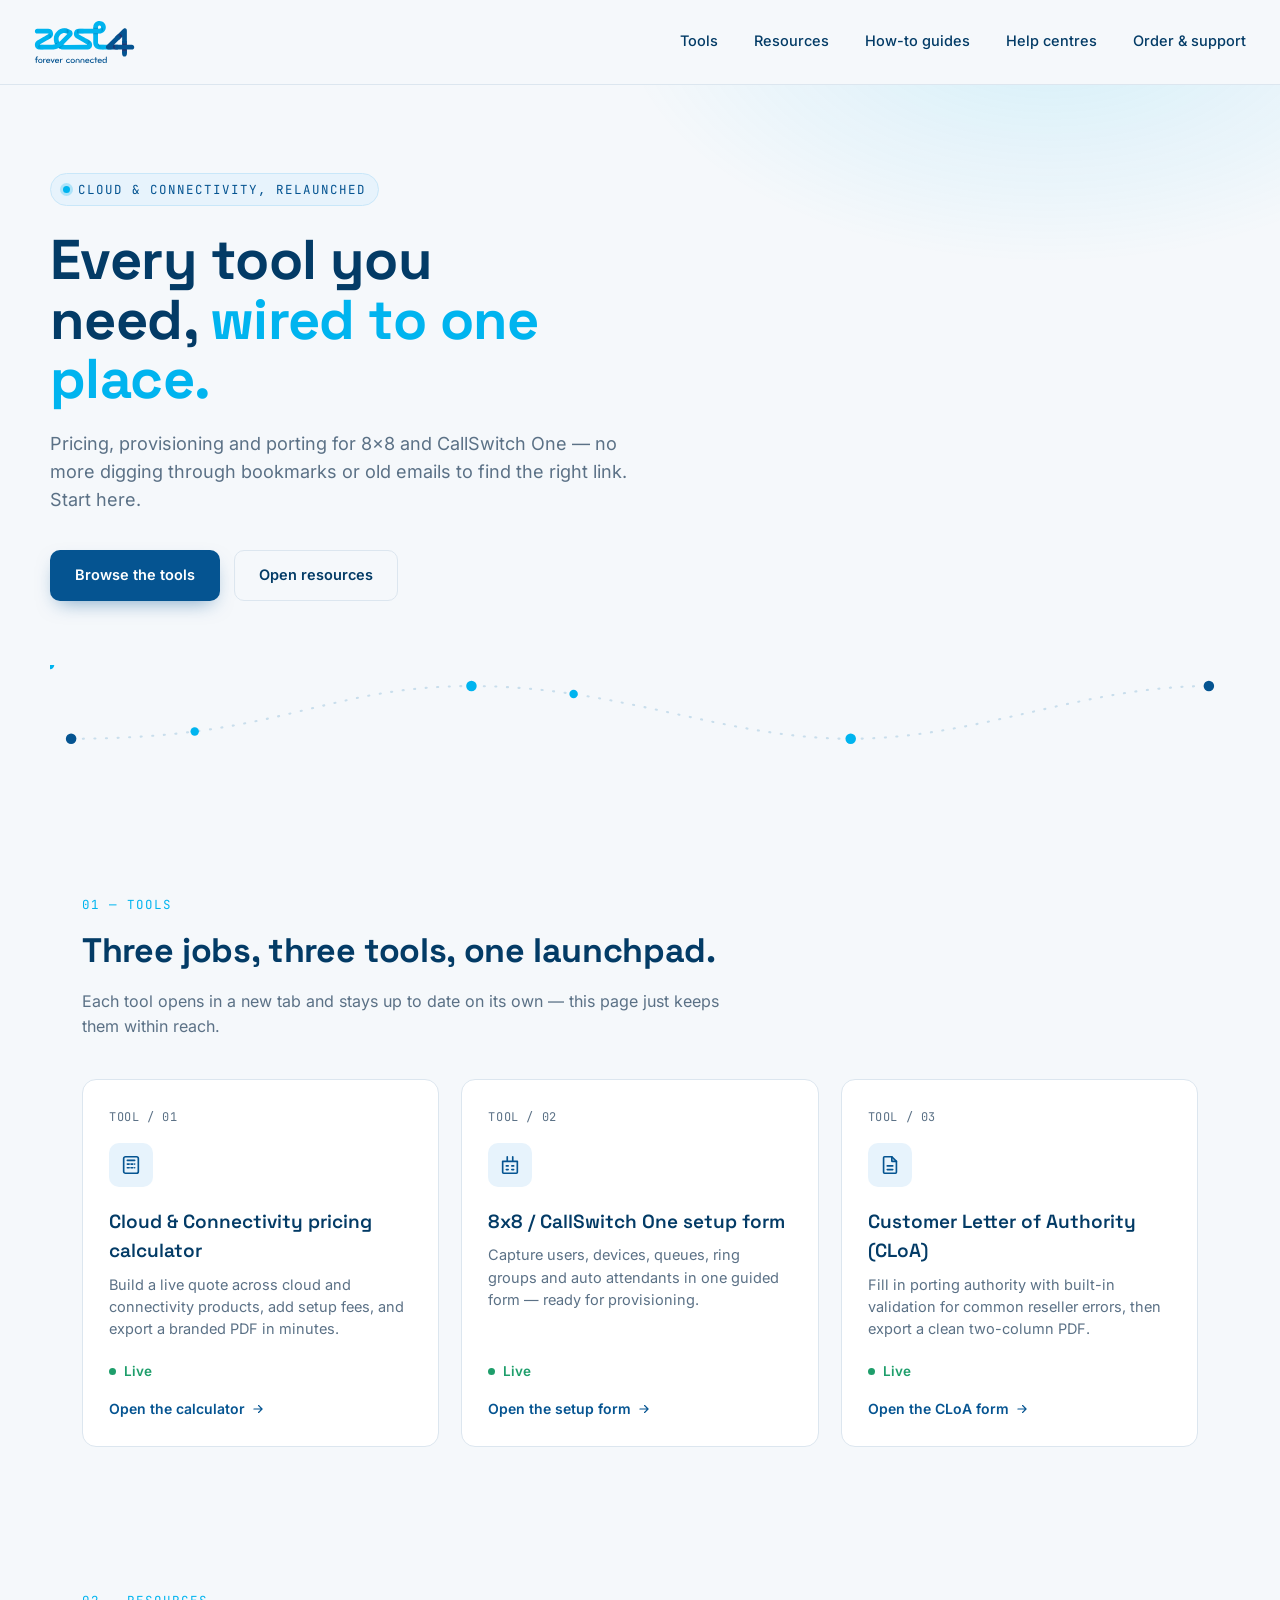
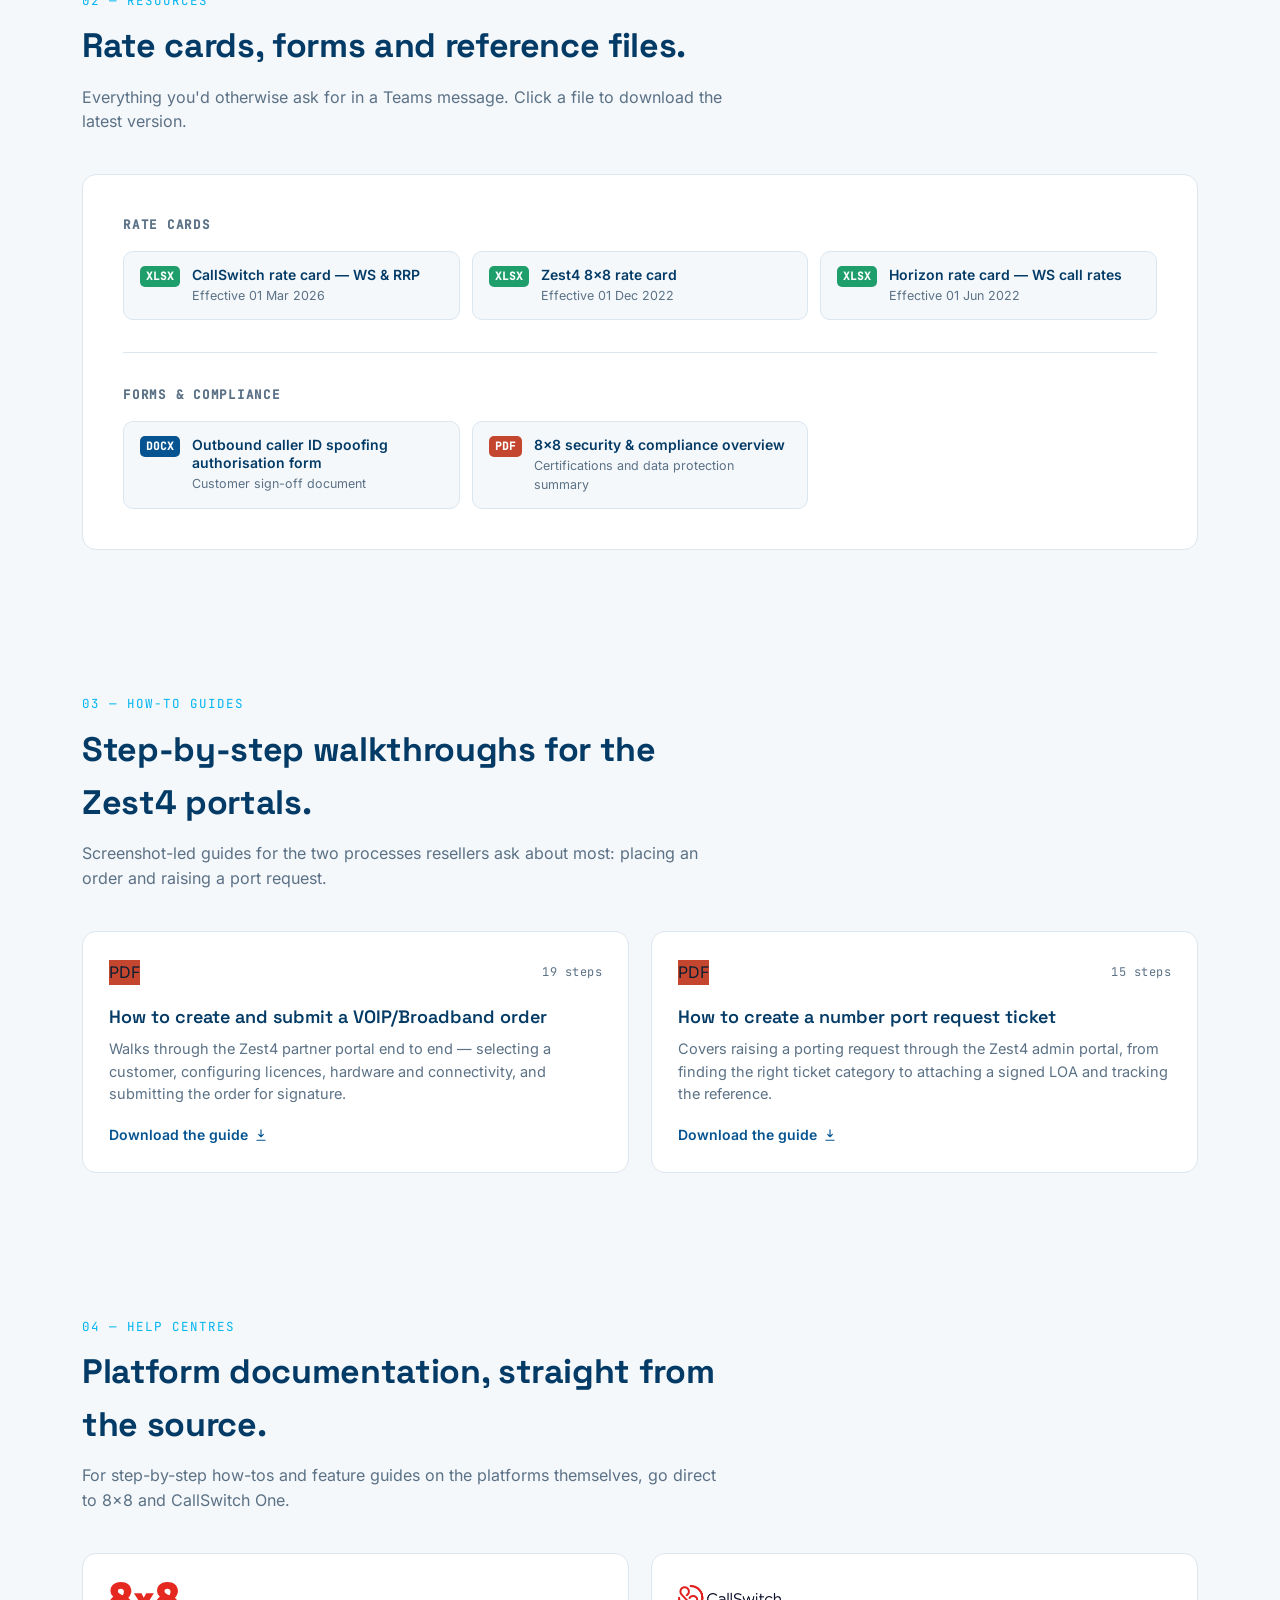
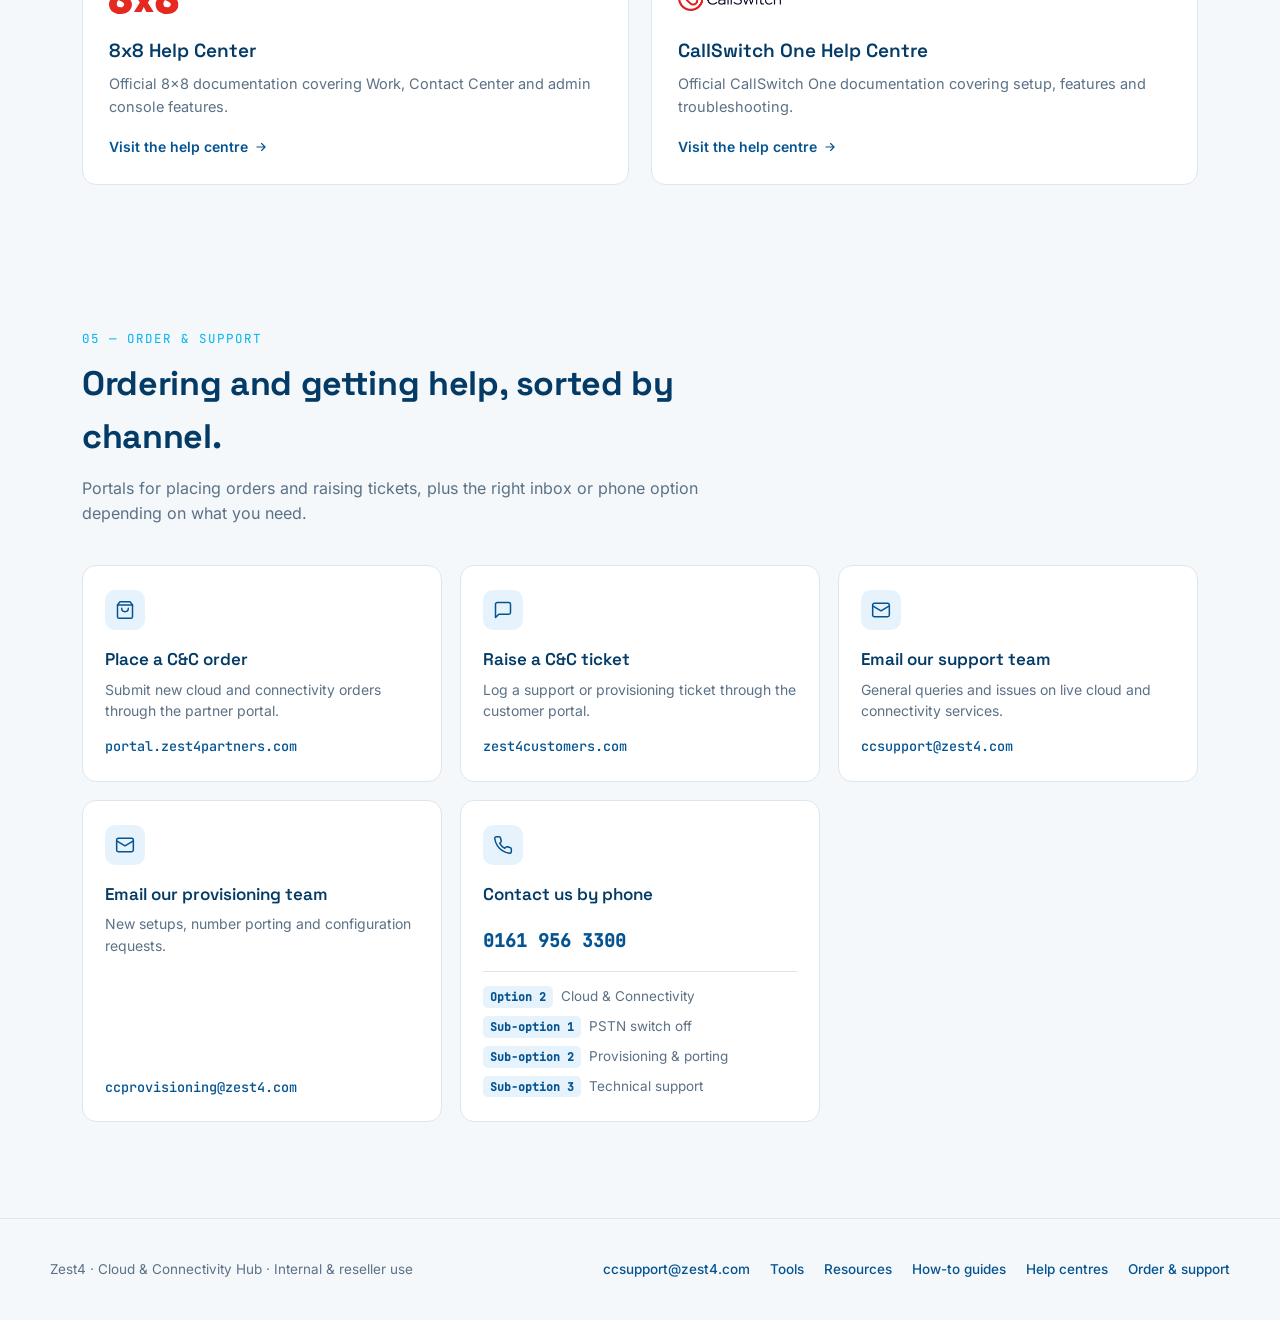
<file: index.html>
<!DOCTYPE html>
<html lang="en">
<head>
<meta charset="UTF-8">
<meta name="viewport" content="width=device-width, initial-scale=1.0, viewport-fit=cover">
<title>Cloud &amp; Connectivity Hub | Zest4</title>

<!-- PWA: manifest + icons -->
<link rel="manifest" href="manifest.webmanifest">
<meta name="theme-color" content="#055491">
<meta name="mobile-web-app-capable" content="yes">
<meta name="apple-mobile-web-app-capable" content="yes">
<meta name="apple-mobile-web-app-status-bar-style" content="black-translucent">
<meta name="apple-mobile-web-app-title" content="Zest4 Hub">
<link rel="icon" type="image/png" sizes="32x32" href="icons/favicon-32.png">
<link rel="icon" type="image/png" sizes="16x16" href="icons/favicon-16.png">
<link rel="apple-touch-icon" href="icons/apple-touch-icon.png">

<link rel="stylesheet" href="assets/fonts/fonts.css">
<style>
  :root {
    --navy: #055491;
    --navy-dark: #033B66;
    --cyan: #00B4EF;
    --ink: #0B1F33;
    --paper: #F5F8FB;
    --paper-raised: #FFFFFF;
    --line: #DCE6EF;
    --muted: #5B7186;
    --success: #1E9E6B;

    --font-display: 'Space Grotesk', sans-serif;
    --font-body: 'Inter', sans-serif;
    --font-mono: 'JetBrains Mono', monospace;

    --radius: 14px;
    --max-w: 1180px;
  }

  * { box-sizing: border-box; margin: 0; padding: 0; }

  html { scroll-behavior: smooth; }

  body {
    font-family: var(--font-body);
    background: var(--paper);
    color: var(--ink);
    line-height: 1.55;
    -webkit-font-smoothing: antialiased;
    overflow-x: hidden;
    overscroll-behavior-y: contain;
    -webkit-tap-highlight-color: transparent;
  }

  a { color: inherit; -webkit-tap-highlight-color: transparent; }

  /* ---------- Touch active-states (hover is a no-op on Android) ---------- */
  @media (hover: none) {
    .tool-card:active { transform: scale(0.98); transition: transform 0.1s ease; }
    .btn-primary:active { background: var(--navy-dark); }
    .btn-ghost:active { border-color: var(--navy); background: rgba(5, 84, 145, 0.06); }
    .contact-card:active,
    .guide-card:active,
    .helpcentre-card:active,
    .file-row:active { background: rgba(5, 84, 145, 0.05); }
  }

  img.logo-placeholder { display: block; }

  .wrap {
    max-width: var(--max-w);
    margin: 0 auto;
    padding: 0 32px;
  }

  @media (max-width: 600px) {
    .wrap { padding: 0 18px; }
  }

  /* ---------- Skip link / focus ---------- */
  .skip-link {
    position: absolute;
    left: -999px;
    top: 0;
    background: var(--navy);
    color: #fff;
    padding: 10px 16px;
    border-radius: 0 0 8px 0;
    z-index: 100;
  }
  .skip-link:focus { left: 0; }

  a:focus-visible,
  button:focus-visible,
  .tool-card:focus-visible {
    outline: 3px solid var(--cyan);
    outline-offset: 3px;
  }

  /* ---------- Top bar ---------- */
  .topbar {
    position: sticky;
    top: 0;
    z-index: 50;
    background: rgba(245, 248, 251, 0.92);
    backdrop-filter: blur(8px);
    border-bottom: 1px solid var(--line);
    padding-top: env(safe-area-inset-top, 0px);
  }

  .topbar-inner {
    display: flex;
    align-items: center;
    justify-content: space-between;
    padding: 18px 32px;
  }

  .brand {
    display: flex;
    align-items: center;
    gap: 14px;
    text-decoration: none;
    min-width: 0;
  }

  .brand-logo {
    height: 48px;
    width: auto;
    display: block;
  }

  @media (max-width: 600px) {
    .topbar-inner { padding: 12px 16px; }
    .brand-logo { height: 34px; }
  }

  nav.primary-nav {
    display: flex;
    gap: 32px;
  }

  nav.primary-nav a {
    text-decoration: none;
    font-size: 14.5px;
    font-weight: 500;
    color: var(--navy-dark);
    padding: 6px 2px;
    border-bottom: 2px solid transparent;
    transition: border-color 0.15s ease, color 0.15s ease;
  }

  nav.primary-nav a:hover { border-bottom-color: var(--cyan); }

  /* ---------- Mobile nav toggle ---------- */
  .nav-toggle {
    display: none;
    align-items: center;
    justify-content: center;
    width: 44px;
    height: 44px;
    padding: 0;
    background: transparent;
    border: 1px solid var(--line);
    border-radius: 10px;
    color: var(--navy-dark);
    cursor: pointer;
    -webkit-tap-highlight-color: transparent;
  }

  .nav-toggle:hover { border-color: var(--navy); }

  .nav-toggle .icon-close { display: none; }
  .nav-toggle[aria-expanded="true"] .icon-open { display: none; }
  .nav-toggle[aria-expanded="true"] .icon-close { display: block; }

  @media (max-width: 720px) {
    .topbar-inner { position: relative; }

    .nav-toggle { display: inline-flex; }

    nav.primary-nav {
      position: absolute;
      top: 100%;
      left: 0;
      right: 0;
      flex-direction: column;
      gap: 0;
      background: var(--paper-raised);
      border-bottom: 1px solid var(--line);
      box-shadow: 0 16px 30px -18px rgba(5, 84, 145, 0.4);
      max-height: 0;
      overflow: hidden;
      transition: max-height 0.25s ease;
    }

    nav.primary-nav.is-open { max-height: 400px; }

    nav.primary-nav a {
      padding: 16px 24px;
      border-bottom: 1px solid var(--line);
      font-size: 16px;
    }
  }

  /* ---------- Hero ---------- */
  .hero {
    position: relative;
    padding: 88px 32px 64px;
    overflow: hidden;
    background:
      radial-gradient(720px 420px at 82% -10%, rgba(0, 180, 239, 0.14), transparent 60%),
      var(--paper);
  }

  @media (max-width: 600px) {
    .hero { padding: 44px 18px 40px; }
  }

  .hero-inner {
    max-width: var(--max-w);
    margin: 0 auto;
    position: relative;
    z-index: 2;
  }

  .eyebrow {
    display: inline-flex;
    align-items: center;
    gap: 8px;
    font-family: var(--font-mono);
    font-size: 12.5px;
    letter-spacing: 0.08em;
    text-transform: uppercase;
    color: var(--navy);
    background: #E7F3FC;
    border: 1px solid #C9E7F9;
    padding: 6px 12px;
    border-radius: 100px;
    margin-bottom: 24px;
  }

  .eyebrow .dot {
    width: 7px;
    height: 7px;
    border-radius: 50%;
    background: var(--cyan);
    box-shadow: 0 0 0 3px rgba(0, 180, 239, 0.25);
  }

  h1 {
    font-family: var(--font-display);
    font-weight: 700;
    font-size: clamp(34px, 5vw, 56px);
    line-height: 1.06;
    letter-spacing: -0.01em;
    color: var(--navy-dark);
    max-width: 15ch;
  }

  h1 .accent { color: var(--cyan); }

  .hero-sub {
    margin-top: 22px;
    max-width: 54ch;
    font-size: 18px;
    color: var(--muted);
  }

  .hero-actions {
    margin-top: 36px;
    display: flex;
    gap: 14px;
    flex-wrap: wrap;
  }

  @media (max-width: 480px) {
    .hero-actions { flex-direction: column; align-items: stretch; }
    .hero-actions .btn { justify-content: center; }
  }

  .btn {
    font-family: var(--font-body);
    font-weight: 600;
    font-size: 14.5px;
    padding: 13px 24px;
    border-radius: 10px;
    text-decoration: none;
    display: inline-flex;
    align-items: center;
    gap: 8px;
    transition: transform 0.15s ease, box-shadow 0.15s ease, background 0.15s ease;
    border: 1px solid transparent;
  }

  .btn-primary {
    background: var(--navy);
    color: #fff;
    box-shadow: 0 8px 20px -8px rgba(5, 84, 145, 0.55);
  }
  .btn-primary:hover { background: var(--navy-dark); transform: translateY(-1px); }

  .btn-ghost {
    background: transparent;
    color: var(--navy-dark);
    border-color: var(--line);
  }
  .btn-ghost:hover { border-color: var(--navy); }

  /* Signal path signature */
  .signal-path {
    margin-top: 64px;
    width: 100%;
    height: auto;
    display: block;
  }

  @media (max-width: 600px) {
    .signal-path { margin-top: 40px; }
  }

  .signal-path .pulse {
    animation: travel 4.5s linear infinite;
  }
  .signal-path .pulse2 { animation-delay: 1.5s; }
  .signal-path .pulse3 { animation-delay: 3s; }

  @keyframes travel {
    0% { offset-distance: 0%; opacity: 0; }
    8% { opacity: 1; }
    92% { opacity: 1; }
    100% { offset-distance: 100%; opacity: 0; }
  }

  @media (prefers-reduced-motion: reduce) {
    .signal-path .pulse { animation: none; opacity: 0.9; }
    html { scroll-behavior: auto; }
  }

  /* ---------- Section shell ---------- */
  section.block {
    padding: 72px 32px;
  }

  @media (max-width: 600px) {
    section.block { padding: 44px 18px; }
  }

  .block-head {
    max-width: 640px;
    margin-bottom: 40px;
  }

  @media (max-width: 600px) {
    .block-head { margin-bottom: 28px; }
  }

  .block-head .kicker {
    font-family: var(--font-mono);
    font-size: 12.5px;
    letter-spacing: 0.08em;
    text-transform: uppercase;
    color: var(--cyan);
    display: block;
    margin-bottom: 10px;
  }

  .block-head h2 {
    font-family: var(--font-display);
    font-size: clamp(26px, 3vw, 34px);
    color: var(--navy-dark);
    font-weight: 700;
    letter-spacing: -0.01em;
  }

  .block-head p {
    margin-top: 12px;
    color: var(--muted);
    font-size: 16px;
  }

  /* ---------- Tool cards ---------- */
  .tools-grid {
    display: grid;
    grid-template-columns: repeat(3, 1fr);
    gap: 22px;
  }

  @media (max-width: 980px) {
    .tools-grid { grid-template-columns: 1fr; }
  }

  .tool-card {
    background: var(--paper-raised);
    border: 1px solid var(--line);
    border-radius: var(--radius);
    padding: 28px 26px 26px;
    display: flex;
    flex-direction: column;
    text-decoration: none;
    color: inherit;
    position: relative;
    transition: transform 0.18s ease, box-shadow 0.18s ease, border-color 0.18s ease;
  }

  @media (max-width: 600px) {
    .tool-card { padding: 22px 20px 20px; }
  }

  .tool-card:hover {
    transform: translateY(-3px);
    box-shadow: 0 20px 40px -24px rgba(5, 84, 145, 0.35);
    border-color: #BFE0F5;
  }

  .tool-card.is-pending {
    cursor: default;
  }
  .tool-card.is-pending:hover {
    transform: none;
    box-shadow: none;
    border-color: var(--line);
  }

  .tool-index {
    font-family: var(--font-mono);
    font-size: 12px;
    color: var(--muted);
    letter-spacing: 0.05em;
  }

  .tool-icon {
    width: 44px;
    height: 44px;
    border-radius: 10px;
    background: #E7F3FC;
    display: flex;
    align-items: center;
    justify-content: center;
    margin: 16px 0 20px;
    color: var(--navy);
  }

  .tool-card h3 {
    font-family: var(--font-display);
    font-size: 19px;
    font-weight: 600;
    color: var(--navy-dark);
    margin-bottom: 8px;
  }

  .tool-card p {
    color: var(--muted);
    font-size: 14.5px;
    flex-grow: 1;
  }

  .tool-status {
    margin-top: 20px;
    display: inline-flex;
    align-items: center;
    gap: 8px;
    font-size: 13.5px;
    font-weight: 600;
  }

  .tool-status.live { color: var(--success); }
  .tool-status.pending { color: var(--muted); }

  .tool-status .status-dot {
    width: 7px;
    height: 7px;
    border-radius: 50%;
  }
  .tool-status.live .status-dot { background: var(--success); }
  .tool-status.pending .status-dot { background: #B9C6D3; }

  .tool-cta {
    margin-top: 16px;
    font-size: 14px;
    font-weight: 600;
    color: var(--navy);
    display: flex;
    align-items: center;
    gap: 6px;
  }

  .tool-card:hover .tool-cta { color: var(--navy-dark); }
  .tool-cta svg { transition: transform 0.15s ease; }
  .tool-card:hover .tool-cta svg { transform: translateX(3px); }

  /* ---------- Resources ---------- */
  .resources-shell {
    background: var(--paper-raised);
    border: 1px solid var(--line);
    border-radius: var(--radius);
    padding: 40px;
  }

  @media (max-width: 600px) {
    .resources-shell { padding: 22px 18px; }
  }

  .file-group + .file-group {
    margin-top: 32px;
    padding-top: 32px;
    border-top: 1px solid var(--line);
  }

  .file-group-title {
    font-family: var(--font-mono);
    font-size: 12.5px;
    letter-spacing: 0.06em;
    text-transform: uppercase;
    color: var(--muted);
    margin-bottom: 16px;
  }

  .file-grid {
    display: grid;
    grid-template-columns: repeat(auto-fill, minmax(260px, 1fr));
    gap: 12px;
  }

  @media (max-width: 480px) {
    .file-grid { grid-template-columns: 1fr; }
  }

  .file-row {
    display: flex;
    align-items: flex-start;
    gap: 12px;
    padding: 14px 16px;
    border: 1px solid var(--line);
    border-radius: 10px;
    background: var(--paper);
    text-decoration: none;
    color: inherit;
    transition: border-color 0.15s ease, background 0.15s ease, transform 0.15s ease;
  }

  .file-row:hover {
    border-color: #BFE0F5;
    background: var(--paper-raised);
    transform: translateY(-1px);
  }

  .file-row .file-ext {
    font-family: var(--font-mono);
    font-size: 11px;
    font-weight: 600;
    color: #fff;
    padding: 3px 6px;
    border-radius: 5px;
    flex-shrink: 0;
    line-height: 1.4;
  }

  .ext-xlsx { background: var(--success); }
  .ext-docx { background: var(--navy); }
  .ext-pdf  { background: #C4462E; }

  .file-row-text {
    display: flex;
    flex-direction: column;
    gap: 2px;
    min-width: 0;
  }

  .file-name {
    font-size: 14px;
    font-weight: 600;
    color: var(--navy-dark);
    line-height: 1.3;
  }

  .file-meta {
    font-size: 12.5px;
    color: var(--muted);
  }

  /* ---------- How-to guides ---------- */
  .guides-grid {
    display: grid;
    grid-template-columns: repeat(2, 1fr);
    gap: 22px;
  }

  @media (max-width: 720px) {
    .guides-grid { grid-template-columns: 1fr; }
  }

  .guide-card {
    background: var(--paper-raised);
    border: 1px solid var(--line);
    border-radius: var(--radius);
    padding: 28px 26px 26px;
    display: flex;
    flex-direction: column;
    text-decoration: none;
    color: inherit;
    transition: transform 0.18s ease, box-shadow 0.18s ease, border-color 0.18s ease;
  }

  @media (max-width: 600px) {
    .guide-card { padding: 22px 20px 20px; }
  }

  .guide-card:hover {
    transform: translateY(-3px);
    box-shadow: 0 20px 40px -24px rgba(5, 84, 145, 0.35);
    border-color: #BFE0F5;
  }

  .guide-card-top {
    display: flex;
    align-items: center;
    justify-content: space-between;
    margin-bottom: 18px;
  }

  .guide-steps {
    font-family: var(--font-mono);
    font-size: 12px;
    color: var(--muted);
    letter-spacing: 0.04em;
  }

  .guide-card h3 {
    font-family: var(--font-display);
    font-size: 18px;
    font-weight: 600;
    color: var(--navy-dark);
    margin-bottom: 8px;
  }

  .guide-card p {
    color: var(--muted);
    font-size: 14.5px;
    flex-grow: 1;
  }

  .guide-card .tool-cta { margin-top: 18px; }

  /* ---------- Help centres ---------- */
  .helpcentre-grid {
    display: grid;
    grid-template-columns: repeat(2, 1fr);
    gap: 22px;
  }

  @media (max-width: 720px) {
    .helpcentre-grid { grid-template-columns: 1fr; }
  }

  .helpcentre-card {
    background: var(--paper-raised);
    border: 1px solid var(--line);
    border-radius: var(--radius);
    padding: 28px 26px 26px;
    display: flex;
    flex-direction: column;
    text-decoration: none;
    color: inherit;
    transition: transform 0.18s ease, box-shadow 0.18s ease, border-color 0.18s ease;
  }

  @media (max-width: 600px) {
    .helpcentre-card { padding: 22px 20px 20px; }
  }

  .helpcentre-card:hover {
    transform: translateY(-3px);
    box-shadow: 0 20px 40px -24px rgba(5, 84, 145, 0.35);
    border-color: #BFE0F5;
  }

  .helpcentre-head {
    display: flex;
    align-items: center;
    margin-bottom: 22px;
    height: 32px;
  }

  .helpcentre-logo {
    height: 32px;
    width: auto;
    display: block;
  }

  .helpcentre-logo--callswitch {
    height: 26px;
  }

  .helpcentre-card h3 {
    font-family: var(--font-display);
    font-size: 19px;
    font-weight: 600;
    color: var(--navy-dark);
    margin-bottom: 8px;
  }

  .helpcentre-card p {
    color: var(--muted);
    font-size: 14.5px;
    flex-grow: 1;
  }

  .helpcentre-card .tool-cta { margin-top: 18px; }

  /* ---------- Contact & support ---------- */
  .contact-grid {
    display: grid;
    grid-template-columns: repeat(3, 1fr);
    gap: 18px;
  }

  @media (max-width: 980px) {
    .contact-grid { grid-template-columns: repeat(2, 1fr); }
  }
  @media (max-width: 640px) {
    .contact-grid { grid-template-columns: 1fr; }
  }

  .contact-card {
    background: var(--paper-raised);
    border: 1px solid var(--line);
    border-radius: var(--radius);
    padding: 24px 22px;
    display: flex;
    flex-direction: column;
    text-decoration: none;
    color: inherit;
    transition: transform 0.18s ease, box-shadow 0.18s ease, border-color 0.18s ease;
  }

  @media (max-width: 600px) {
    .contact-card { padding: 20px 18px; }
    .contact-phone-link { font-size: 16px; }
  }

  a.contact-card:hover {
    transform: translateY(-3px);
    box-shadow: 0 20px 40px -24px rgba(5, 84, 145, 0.35);
    border-color: #BFE0F5;
  }

  .contact-icon {
    width: 40px;
    height: 40px;
    border-radius: 10px;
    background: #E7F3FC;
    display: flex;
    align-items: center;
    justify-content: center;
    color: var(--navy);
    margin-bottom: 16px;
    flex-shrink: 0;
  }

  .contact-card h3 {
    font-family: var(--font-display);
    font-size: 17px;
    font-weight: 600;
    color: var(--navy-dark);
    margin-bottom: 6px;
  }

  .contact-card p {
    color: var(--muted);
    font-size: 14px;
    flex-grow: 1;
  }

  .contact-value {
    margin-top: 14px;
    font-family: var(--font-mono);
    font-size: 13.5px;
    font-weight: 500;
    color: var(--navy);
  }

  .contact-card--phone {
    grid-column: span 1;
  }

  .contact-phone-link {
    text-decoration: none;
    font-size: 18px;
    font-weight: 600;
    display: inline-block;
  }
  .contact-phone-link:hover { text-decoration: underline; }

  .phone-options {
    list-style: none;
    margin-top: 16px;
    padding-top: 14px;
    border-top: 1px solid var(--line);
    display: flex;
    flex-direction: column;
    gap: 8px;
  }

  .phone-options li {
    font-size: 13.5px;
    color: var(--muted);
    display: flex;
    gap: 8px;
    align-items: baseline;
  }

  .phone-options li a {
    display: flex;
    gap: 8px;
    align-items: baseline;
    color: var(--muted);
    text-decoration: none;
    border-radius: 6px;
    margin: -4px -6px;
    padding: 4px 6px;
    transition: background 0.15s ease, color 0.15s ease;
  }

  .phone-options li a:hover,
  .phone-options li a:focus-visible {
    background: #E7F3FC;
    color: var(--navy);
  }

  .phone-options li a:hover .phone-option-num,
  .phone-options li a:focus-visible .phone-option-num {
    background: var(--navy);
    color: #fff;
  }

  .phone-option-num {
    font-family: var(--font-mono);
    font-size: 11.5px;
    font-weight: 600;
    color: var(--navy);
    background: #E7F3FC;
    padding: 2px 7px;
    border-radius: 5px;
    flex-shrink: 0;
  }

  /* ---------- Footer ---------- */
  footer {
    border-top: 1px solid var(--line);
    padding: 40px 32px;
    padding-bottom: calc(40px + env(safe-area-inset-bottom, 0px));
    margin-top: 24px;
  }

  @media (max-width: 600px) {
    footer { padding: 28px 18px; padding-bottom: calc(28px + env(safe-area-inset-bottom, 0px)); }
  }

  .footer-inner {
    max-width: var(--max-w);
    margin: 0 auto;
    display: flex;
    justify-content: space-between;
    align-items: center;
    flex-wrap: wrap;
    gap: 16px;
  }

  .footer-inner p {
    font-size: 13.5px;
    color: var(--muted);
  }

  .footer-links {
    display: flex;
    gap: 20px;
    flex-wrap: wrap;
  }

  .footer-links a {
    font-size: 13.5px;
    color: var(--navy);
    text-decoration: none;
    font-weight: 500;
  }
  .footer-links a:hover { text-decoration: underline; }

</style>
</head>
<body>

<a href="#main" class="skip-link">Skip to content</a>

<header class="topbar">
  <div class="topbar-inner">
    <a class="brand" href="#main" aria-label="Zest4 home">
<svg class="brand-logo" role="img" aria-label="Zest4 — Cloud &amp; Connectivity" xmlns="http://www.w3.org/2000/svg" xmlns:xlink="http://www.w3.org/1999/xlink" x="0px" y="0px" viewBox="0 0 541.084 247.093" enable-background="new 0 0 541.084 247.093"
	 xml:space="preserve">
<g>
	<g>
		<path fill="#00B4EF" d="M351.254,138.337c-11.555,0-11.637-11.637-11.637-11.637v-46.95l8.109,0.02
			c17.88,0,32.354-14.493,32.354-32.374c0-17.859-14.597-32.354-32.354-32.354c0,0-32.416,0.77-32.416,32.354
			c0,1.622,0,7.988,0,7.988s-48.632,0-74.013,0s-25.422,26.413-25.422,26.413c0,8.738,4.259,16.441,10.806,21.227l56.013,31.967
			c0.364,0.305,0.79,0.933,0.688,1.683c-0.081,0.669-0.627,1.501-1.702,1.641l-114.273,0.042c0,0-4.419-0.062-6.912-0.812
			l42.976-42.974c3.589-3.69,5.799-8.739,5.799-14.313c0-6.202-2.777-11.777-7.137-15.548c-9.468-7.703-21.569-12.346-34.726-12.346
			c-30.469,0-55.161,24.691-55.161,55.14c0,9.913,2.637,19.216,7.219,27.264c-9.752,2.939-18.914,3.468-22.705,3.569H42.692
			c-1.075-0.143-1.622-0.994-1.701-1.663c-0.104-0.75,0.323-1.378,0.688-1.683l56.012-31.967
			c6.549-4.786,10.806-12.489,10.806-21.227c0,0-0.042-26.413-25.422-26.413H26.939c-6.709,0-12.162,5.472-12.162,12.203
			c0,6.711,5.453,12.163,12.162,12.163h56.217c1.014,0.082,1.803,0.73,1.803,1.724c0,0.608-0.303,1.255-0.832,1.6
			c0,0-54.835,30.955-57.165,32.313c-2.332,1.339-12.185,7.501-12.185,21.793c0,23.434,24.043,25.46,24.043,25.46h56.661
			c5.25,0,23.921-0.586,42.044-8.798c8.595,5.575,18.854,8.798,29.859,8.798h118.167c0,0,24.043-2.026,24.043-25.46
			c0-14.292-9.853-20.454-12.183-21.793c-2.353-1.358-57.169-32.313-57.169-32.313c-0.527-0.345-0.83-0.992-0.83-1.6
			c0-0.994,0.79-1.643,1.803-1.724h74.095v46.26c-0.06,2.736,0.162,16.197,9.834,26.272c4.52,4.724,12.832,10.357,26.677,10.357
			h26.678c0.285,0,0.567,0,0.853-0.039c0.142,0.02,0.283,0.02,0.425,0.02h22.771c6.71,0,12.143-5.432,12.143-12.143
			c0-6.709-5.433-12.164-12.143-12.164h-22.771L351.254,138.337z M339.617,47.173c0.062-4.5,3.71-8.129,8.209-8.129
			c4.562,0,8.252,3.69,8.252,8.251c0,4.542-3.689,8.089-8.252,8.089h-8.209V47.173z M136.571,107.504
			c0-17.009,13.807-30.813,30.835-30.813c5.615,0,10.866,1.541,15.408,4.175l-42.065,42.044
			C138.113,118.389,136.571,113.138,136.571,107.504z"/>
		<linearGradient id="SVGID_1_" gradientUnits="userSpaceOnUse" x1="232.583" y1="69.4746" x2="265.082" y2="69.4746">
			<stop  offset="0" style="stop-color:#055491"/>
			<stop  offset="0.0331" style="stop-color:#00629D"/>
			<stop  offset="0.0835" style="stop-color:#0073AC"/>
			<stop  offset="0.1402" style="stop-color:#0083BC"/>
			<stop  offset="0.2028" style="stop-color:#0092CA"/>
			<stop  offset="0.2736" style="stop-color:#009ED6"/>
			<stop  offset="0.3563" style="stop-color:#00A7E0"/>
			<stop  offset="0.4586" style="stop-color:#00AEE8"/>
			<stop  offset="0.6019" style="stop-color:#00B2ED"/>
			<stop  offset="1" style="stop-color:#00B4EF"/>
		</linearGradient>
		<path opacity="0.5" fill="url(#SVGID_1_)" d="M258.714,79.763h-17.495c-1.014,0.062-1.805,0.71-1.805,1.703
			c0,0.609,0.304,1.256,0.831,1.601c0,0,0.304,0.182,0.892,0.507c-5.047-2.353-8.554-7.479-8.554-13.421
			c0-7.924,6.244-14.412,14.09-14.778h18.409v24.378L258.714,79.763z"/>
		<linearGradient id="SVGID_2_" gradientUnits="userSpaceOnUse" x1="267.4287" y1="121.9717" x2="296.6826" y2="121.9717">
			<stop  offset="0" style="stop-color:#00B4EF"/>
			<stop  offset="0.3981" style="stop-color:#00B2ED"/>
			<stop  offset="0.5414" style="stop-color:#00AEE8"/>
			<stop  offset="0.6437" style="stop-color:#00A7E0"/>
			<stop  offset="0.7264" style="stop-color:#009ED6"/>
			<stop  offset="0.7972" style="stop-color:#0092CA"/>
			<stop  offset="0.8598" style="stop-color:#0083BC"/>
			<stop  offset="0.9165" style="stop-color:#0073AC"/>
			<stop  offset="0.9669" style="stop-color:#00629D"/>
			<stop  offset="1" style="stop-color:#055491"/>
		</linearGradient>
		<path opacity="0.5" fill="url(#SVGID_2_)" d="M290.175,111.259c3.932,2.655,6.508,7.156,6.508,12.244
			c0,8.15-6.609,14.759-14.76,14.759c-0.061,0-0.143,0-0.202-0.021c1.054-0.142,1.58-0.953,1.661-1.602
			c0.103-0.77-0.323-1.398-0.688-1.704l-15.266-8.716l12.908-20.54L290.175,111.259z"/>
		<linearGradient id="SVGID_3_" gradientUnits="userSpaceOnUse" x1="146.9736" y1="66.6094" x2="187.7197" y2="66.6094">
			<stop  offset="0" style="stop-color:#00B4EF"/>
			<stop  offset="0.3981" style="stop-color:#00B2ED"/>
			<stop  offset="0.5414" style="stop-color:#00AEE8"/>
			<stop  offset="0.6437" style="stop-color:#00A7E0"/>
			<stop  offset="0.7264" style="stop-color:#009ED6"/>
			<stop  offset="0.7972" style="stop-color:#0092CA"/>
			<stop  offset="0.8598" style="stop-color:#0083BC"/>
			<stop  offset="0.9165" style="stop-color:#0073AC"/>
			<stop  offset="0.9669" style="stop-color:#00629D"/>
			<stop  offset="1" style="stop-color:#055491"/>
		</linearGradient>
		<path opacity="0.5" fill="url(#SVGID_3_)" d="M173.832,52.744c7.913,0.953,13.888,8.131,13.888,16.361
			c0,4.623-1.887,8.778-4.905,11.757c-4.542-2.635-9.793-4.175-15.408-4.175c-3.508,0-6.872,0.588-10.014,1.663l-10.419-22.08
			C146.974,56.27,158.5,50.897,173.832,52.744z"/>
		<linearGradient id="SVGID_4_" gradientUnits="userSpaceOnUse" x1="119.4619" y1="134.7612" x2="119.4619" y2="134.7612">
			<stop  offset="0" style="stop-color:#FFFFFF"/>
			<stop  offset="0.4878" style="stop-color:#FCFBFB"/>
			<stop  offset="0.6635" style="stop-color:#F3F2F2"/>
			<stop  offset="0.7887" style="stop-color:#E7E7E7"/>
			<stop  offset="0.8899" style="stop-color:#D7D7D8"/>
			<stop  offset="0.9756" style="stop-color:#C4C4C6"/>
			<stop  offset="1" style="stop-color:#BDBEC0"/>
		</linearGradient>
		<path fill="url(#SVGID_4_)" d="M119.462,134.761"/>
		<linearGradient id="SVGID_5_" gradientUnits="userSpaceOnUse" x1="33.4844" y1="148.8262" x2="58.8643" y2="148.8262">
			<stop  offset="0" style="stop-color:#055491"/>
			<stop  offset="0.0331" style="stop-color:#00629D"/>
			<stop  offset="0.0835" style="stop-color:#0073AC"/>
			<stop  offset="0.1402" style="stop-color:#0083BC"/>
			<stop  offset="0.2028" style="stop-color:#0092CA"/>
			<stop  offset="0.2736" style="stop-color:#009ED6"/>
			<stop  offset="0.3563" style="stop-color:#00A7E0"/>
			<stop  offset="0.4586" style="stop-color:#00AEE8"/>
			<stop  offset="0.6019" style="stop-color:#00B2ED"/>
			<stop  offset="1" style="stop-color:#00B4EF"/>
		</linearGradient>
		<path opacity="0.5" fill="url(#SVGID_5_)" d="M58.864,138.337H42.687c-1.073-0.143-1.621-0.994-1.701-1.663
			c-0.102-0.73,0.304-1.358,0.667-1.663c-4.843,2.353-8.168,7.319-8.168,13.076c0,8.047,6.527,14.554,14.574,14.554h10.712
			L58.864,138.337z"/>
		<linearGradient id="SVGID_6_" gradientUnits="userSpaceOnUse" x1="67.459" y1="96.958" x2="97.1572" y2="96.958">
			<stop  offset="0" style="stop-color:#00B4EF"/>
			<stop  offset="0.3981" style="stop-color:#00B2ED"/>
			<stop  offset="0.5414" style="stop-color:#00AEE8"/>
			<stop  offset="0.6437" style="stop-color:#00A7E0"/>
			<stop  offset="0.7264" style="stop-color:#009ED6"/>
			<stop  offset="0.7972" style="stop-color:#0092CA"/>
			<stop  offset="0.8598" style="stop-color:#0083BC"/>
			<stop  offset="0.9165" style="stop-color:#0073AC"/>
			<stop  offset="0.9669" style="stop-color:#00629D"/>
			<stop  offset="1" style="stop-color:#055491"/>
		</linearGradient>
		<path opacity="0.5" fill="url(#SVGID_6_)" d="M90.568,107.095c0.042-0.02,0.061-0.042,0.082-0.062
			c3.933-2.696,6.507-7.216,6.507-12.345c0-7.804-5.979-14.21-13.603-14.879c0.811,0.202,1.398,0.81,1.398,1.661
			c0,0.61-0.304,1.257-0.831,1.602c0,0-7.298,4.115-16.663,9.407l10.748,21.629L90.568,107.095z"/>
		<linearGradient id="SVGID_7_" gradientUnits="userSpaceOnUse" x1="339.6152" y1="59.8066" x2="364.6514" y2="59.8066">
			<stop  offset="0" style="stop-color:#00B4EF"/>
			<stop  offset="0.3981" style="stop-color:#00B2ED"/>
			<stop  offset="0.5414" style="stop-color:#00AEE8"/>
			<stop  offset="0.6437" style="stop-color:#00A7E0"/>
			<stop  offset="0.7264" style="stop-color:#009ED6"/>
			<stop  offset="0.7972" style="stop-color:#0092CA"/>
			<stop  offset="0.8598" style="stop-color:#0083BC"/>
			<stop  offset="0.9165" style="stop-color:#0073AC"/>
			<stop  offset="0.9669" style="stop-color:#00629D"/>
			<stop  offset="1" style="stop-color:#055491"/>
		</linearGradient>
		<path opacity="0.5" fill="url(#SVGID_7_)" d="M344.015,79.805c11.394,0,20.637-9.324,20.637-20.717
			c0-8.82-5.534-16.34-13.317-19.278c2.797,1.316,4.723,4.155,4.723,7.459c0,4.542-3.689,8.089-8.231,8.089h-8.21v24.404
			L344.015,79.805z"/>
		<linearGradient id="SVGID_8_" gradientUnits="userSpaceOnUse" x1="148.9111" y1="142.4639" x2="161.4381" y2="154.9908">
			<stop  offset="0" style="stop-color:#055491"/>
			<stop  offset="0.0331" style="stop-color:#00629D"/>
			<stop  offset="0.0835" style="stop-color:#0073AC"/>
			<stop  offset="0.1402" style="stop-color:#0083BC"/>
			<stop  offset="0.2028" style="stop-color:#0092CA"/>
			<stop  offset="0.2736" style="stop-color:#009ED6"/>
			<stop  offset="0.3563" style="stop-color:#00A7E0"/>
			<stop  offset="0.4586" style="stop-color:#00AEE8"/>
			<stop  offset="0.6019" style="stop-color:#00B2ED"/>
			<stop  offset="1" style="stop-color:#00B4EF"/>
		</linearGradient>
		<path fill="url(#SVGID_8_)" d="M167.396,138.349c0,0-10.482,23.226-12.456,22.852c-2.823-0.307-11.465-3.367-17.417-7.349
			c13.27-7.27,22.979-16.311,22.979-16.311s3.115,0.796,7.06,0.796"/>
		<linearGradient id="SVGID_9_" gradientUnits="userSpaceOnUse" x1="126.7354" y1="120.7969" x2="130.359" y2="130.7527">
			<stop  offset="0" style="stop-color:#00B4EF"/>
			<stop  offset="0.3981" style="stop-color:#00B2ED"/>
			<stop  offset="0.5414" style="stop-color:#00AEE8"/>
			<stop  offset="0.6437" style="stop-color:#00A7E0"/>
			<stop  offset="0.7264" style="stop-color:#009ED6"/>
			<stop  offset="0.7972" style="stop-color:#0092CA"/>
			<stop  offset="0.8598" style="stop-color:#0083BC"/>
			<stop  offset="0.9165" style="stop-color:#0073AC"/>
			<stop  offset="0.9669" style="stop-color:#00629D"/>
			<stop  offset="1" style="stop-color:#055491"/>
		</linearGradient>
		<path fill="url(#SVGID_9_)" d="M140.718,122.887c-0.428,0.343-12.18,8.516-21.288,11.843c-0.806-1.205-3.055-5.894-4.195-9.219
			c5.353-2.06,22.742-8.807,22.742-8.807S139.339,120.474,140.718,122.887z"/>
		<g>
			<path fill="#055491" d="M514.114,162.625h-25.75v22.245c0,7.487-4.721,13.474-12.209,13.474c-7.484,0-12.094-5.986-12.094-13.474
				v-22.245h-71.534c-6.416,0-12.194-4.92-12.194-11.552c0-3.424,0.855-6.631,3.21-9.197l83.011-82.963
				c2.783-3.213,7.395-6.659,11.891-6.659c7.486,0,9.92,5.988,9.92,13.476v72.51h25.75c6.629,0,12.193,5.562,12.193,12.191
				C526.308,157.061,520.743,162.625,514.114,162.625z M464.062,96.262l-42.248,41.977h42.248V96.262z"/>
		</g>
		<linearGradient id="SVGID_10_" gradientUnits="userSpaceOnUse" x1="339.4297" y1="144.48" x2="369.3916" y2="144.48">
			<stop  offset="0" style="stop-color:#055491"/>
			<stop  offset="0.0181" style="stop-color:#005A96"/>
			<stop  offset="0.0861" style="stop-color:#006DA6"/>
			<stop  offset="0.1608" style="stop-color:#007EB7"/>
			<stop  offset="0.2414" style="stop-color:#008EC6"/>
			<stop  offset="0.3299" style="stop-color:#009BD4"/>
			<stop  offset="0.4293" style="stop-color:#00A6DF"/>
			<stop  offset="0.5461" style="stop-color:#00ADE7"/>
			<stop  offset="0.6965" style="stop-color:#00B2ED"/>
			<stop  offset="1" style="stop-color:#00B4EF"/>
		</linearGradient>
		<path opacity="0.5" fill="url(#SVGID_10_)" d="M351.228,138.328c-11.555,0-11.636-11.637-11.636-11.637v-0.365
			c-0.101,1.115-0.162,2.252-0.162,3.386c0,17.211,13.156,31.36,29.962,32.923v-24.331L351.228,138.328z"/>
		<linearGradient id="SVGID_11_" gradientUnits="userSpaceOnUse" x1="417.6484" y1="150.4272" x2="442.0791" y2="150.4272">
			<stop  offset="0" style="stop-color:#282561"/>
			<stop  offset="0.4908" style="stop-color:#0E4E8A"/>
			<stop  offset="0.6933" style="stop-color:#015391"/>
		</linearGradient>
		<path fill="url(#SVGID_11_)" d="M431.921,162.621c-7.885,0-14.272-6.385-14.272-14.271c0-3.912,1.583-7.461,4.116-10.034
			c0.04-0.041,0.062-0.062,0.081-0.081h20.151c0.021,0.02,0.041,0.04,0.082,0.081l-0.041-0.041v24.296L431.921,162.621z"/>
		<linearGradient id="SVGID_12_" gradientUnits="userSpaceOnUse" x1="434.2959" y1="105.5176" x2="460.5434" y2="87.1389">
			<stop  offset="0.3067" style="stop-color:#015391"/>
			<stop  offset="0.5092" style="stop-color:#0E4E8A"/>
			<stop  offset="1" style="stop-color:#282561"/>
		</linearGradient>
		<path fill="url(#SVGID_12_)" d="M448.804,111.416l15.244-15.142c-0.264-7.865-6.73-14.15-14.656-14.15
			c-3.994,0-7.623,1.602-10.279,4.216l-10.73,10.732L448.804,111.416z"/>
		<linearGradient id="SVGID_13_" gradientUnits="userSpaceOnUse" x1="476.1992" y1="138.2388" x2="476.1992" y2="117.9927">
			<stop  offset="0" style="stop-color:#282561"/>
			<stop  offset="0.1708" style="stop-color:#243772"/>
			<stop  offset="0.3689" style="stop-color:#184884"/>
			<stop  offset="0.4908" style="stop-color:#0E4E8A"/>
			<stop  offset="0.6933" style="stop-color:#015391"/>
		</linearGradient>
		<polygon fill="url(#SVGID_13_)" points="464.062,138.239 488.364,138.239 488.364,117.993 464.034,117.993 		"/>
		
			<linearGradient id="SVGID_14_" gradientUnits="userSpaceOnUse" x1="775.7695" y1="475.4795" x2="775.7695" y2="455.2334" gradientTransform="matrix(-1 0 0 -1 1251.9688 638.1211)">
			<stop  offset="0" style="stop-color:#282561"/>
			<stop  offset="0.1708" style="stop-color:#243772"/>
			<stop  offset="0.3689" style="stop-color:#184884"/>
			<stop  offset="0.4908" style="stop-color:#0E4E8A"/>
			<stop  offset="0.6933" style="stop-color:#015391"/>
		</linearGradient>
		<polygon fill="url(#SVGID_14_)" points="488.337,162.641 464.034,162.641 464.034,182.887 488.364,182.887 		"/>
		<linearGradient id="SVGID_15_" gradientUnits="userSpaceOnUse" x1="327.4189" y1="55.3813" x2="327.4189" y2="46.4053">
			<stop  offset="0" style="stop-color:#055491"/>
			<stop  offset="0.04" style="stop-color:#005C98"/>
			<stop  offset="0.1546" style="stop-color:#0071AA"/>
			<stop  offset="0.2746" style="stop-color:#0084BD"/>
			<stop  offset="0.3985" style="stop-color:#0095CD"/>
			<stop  offset="0.5277" style="stop-color:#00A2DA"/>
			<stop  offset="0.6645" style="stop-color:#00ABE5"/>
			<stop  offset="0.814" style="stop-color:#00B1EC"/>
			<stop  offset="1" style="stop-color:#00B4EF"/>
		</linearGradient>
		<polygon opacity="0.5" fill="url(#SVGID_15_)" points="315.282,55.381 339.584,55.381 339.584,46.405 315.254,46.405 		"/>
		<linearGradient id="SVGID_16_" gradientUnits="userSpaceOnUse" x1="327.4824" y1="88.7666" x2="327.4824" y2="79.7905">
			<stop  offset="0" style="stop-color:#00B4EF"/>
			<stop  offset="0.186" style="stop-color:#00B1EC"/>
			<stop  offset="0.3355" style="stop-color:#00ABE5"/>
			<stop  offset="0.4723" style="stop-color:#00A2DA"/>
			<stop  offset="0.6015" style="stop-color:#0095CD"/>
			<stop  offset="0.7254" style="stop-color:#0084BD"/>
			<stop  offset="0.8454" style="stop-color:#0071AA"/>
			<stop  offset="0.96" style="stop-color:#005C98"/>
			<stop  offset="1" style="stop-color:#055491"/>
		</linearGradient>
		<polygon opacity="0.5" fill="url(#SVGID_16_)" points="315.346,88.767 339.647,88.767 339.647,79.791 315.317,79.791 		"/>
	</g>
	<g>
		<g>
			<path fill="#055491" d="M29.546,202.366h-1.374c-2.501,0-3.68,1.177-3.68,3.975v3.875h4.17c1.08,0,1.964,0.884,1.964,1.964
				s-0.884,2.011-1.964,2.011h-4.17v15.261c0,1.324-1.08,2.404-2.404,2.404c-1.325,0-2.404-1.08-2.404-2.404V214.19h-2.942
				c-1.08,0-1.964-0.931-1.964-2.011s0.884-1.964,1.964-1.964h2.942v-3.385c0-5.151,2.356-8.439,8.098-8.439h1.765
				c1.08,0,1.964,0.931,1.964,2.011S30.626,202.366,29.546,202.366"/>
			<path fill="#055491" d="M42.795,232.05c-6.231,0-11.236-5.004-11.236-11.236s5.005-11.236,11.236-11.236
				c6.23,0,11.235,5.004,11.235,11.236S49.025,232.05,42.795,232.05 M42.795,213.846c-3.925,0-6.477,3.141-6.477,6.968
				c0,3.828,2.552,6.969,6.477,6.969s6.476-3.141,6.476-6.969C49.271,216.987,46.72,213.846,42.795,213.846"/>
			<path fill="#055491" d="M69.684,213.846c-3.876,0-7.556,2.11-7.556,6.331v9.273c0,1.324-1.08,2.402-2.404,2.402
				c-1.325,0-2.404-1.078-2.404-2.402v-17.273c0-1.324,1.03-2.402,2.354-2.402c1.325,0,2.454,1.078,2.454,2.402v1.032
				c1.962-2.603,4.171-3.632,7.556-3.632c1.178,0,2.11,0.934,2.11,2.109C71.794,212.866,70.861,213.846,69.684,213.846"/>
			<path fill="#055491" d="M92.306,222.286H77.143c0.244,3.286,2.894,5.741,6.428,5.741c2.502,0,4.661-1.031,6.377-2.699
				c0.344-0.342,0.738-0.441,1.179-0.441c0.59,0,1.18,0.295,1.571,0.785c0.244,0.345,0.391,0.736,0.391,1.129
				c0,0.54-0.246,1.13-0.687,1.57c-2.061,2.208-5.545,3.68-8.979,3.68c-6.23,0-11.235-5.004-11.235-11.236
				s4.856-11.236,11.09-11.236c6.181,0,10.794,4.809,10.794,11.138C94.07,221.649,93.236,222.286,92.306,222.286 M83.276,213.602
				c-3.289,0-5.545,2.158-6.035,5.299h12.07C88.869,215.907,86.513,213.602,83.276,213.602"/>
			<path fill="#055491" d="M115.979,212.816l-7.949,17.762c-0.343,0.737-1.128,1.275-1.963,1.275c-0.834,0-1.57-0.538-1.914-1.275
				l-7.997-17.762c-0.148-0.294-0.196-0.588-0.196-0.884c0-0.881,0.54-1.618,1.276-1.961c0.246-0.1,0.588-0.196,0.884-0.196
				c0.833,0,1.618,0.49,1.961,1.276l5.986,13.444l6.035-13.444c0.343-0.786,1.129-1.276,1.963-1.276
				c0.294,0,0.538,0.049,0.786,0.146c0.784,0.344,1.324,1.176,1.324,2.061C116.176,212.276,116.126,212.522,115.979,212.816"/>
			<path fill="#055491" d="M137.992,222.286h-15.163c0.244,3.286,2.896,5.741,6.429,5.741c2.501,0,4.661-1.031,6.378-2.699
				c0.344-0.342,0.736-0.441,1.177-0.441c0.59,0,1.18,0.295,1.571,0.785c0.244,0.345,0.393,0.736,0.393,1.129
				c0,0.54-0.248,1.13-0.687,1.57c-2.062,2.208-5.547,3.68-8.981,3.68c-6.23,0-11.235-5.004-11.235-11.236
				s4.856-11.236,11.09-11.236c6.183,0,10.794,4.809,10.794,11.138C139.757,221.649,138.924,222.286,137.992,222.286
				 M128.963,213.602c-3.287,0-5.545,2.158-6.035,5.299h12.069C134.556,215.907,132.202,213.602,128.963,213.602"/>
			<path fill="#055491" d="M156.343,213.846c-3.877,0-7.557,2.11-7.557,6.331v9.273c0,1.324-1.08,2.402-2.404,2.402
				c-1.325,0-2.405-1.078-2.405-2.402v-17.273c0-1.324,1.032-2.402,2.356-2.402s2.453,1.078,2.453,2.402v1.032
				c1.962-2.603,4.172-3.632,7.557-3.632c1.178,0,2.108,0.934,2.108,2.109C158.451,212.866,157.521,213.846,156.343,213.846"/>
			<path fill="#055491" d="M194.518,228.566c-1.717,1.915-5.005,3.484-8.146,3.484c-6.231,0-11.236-5.004-11.236-11.236
				s5.005-11.236,11.236-11.236c2.748,0,5.005,0.59,7.261,2.454c0.442,0.392,0.736,1.03,0.736,1.667c0,0.394-0.147,0.834-0.44,1.228
				c-0.394,0.49-0.983,0.786-1.57,0.786c-0.441,0-0.934-0.15-1.325-0.442c-1.473-1.08-3.041-1.522-4.661-1.522
				c-3.925,0-6.525,3.239-6.525,7.066c0,3.828,2.601,7.066,6.525,7.066c2.354,0,4.024-0.934,5.495-2.258
				c0.394-0.343,0.834-0.49,1.277-0.49c0.54,0,1.127,0.195,1.521,0.637c0.344,0.344,0.488,0.787,0.488,1.227
				C195.153,227.537,194.959,228.076,194.518,228.566"/>
			<path fill="#055491" d="M209.58,232.05c-6.229,0-11.234-5.004-11.234-11.236s5.005-11.236,11.234-11.236
				c6.232,0,11.235,5.004,11.235,11.236S215.812,232.05,209.58,232.05 M209.58,213.846c-3.925,0-6.476,3.141-6.476,6.968
				c0,3.828,2.551,6.969,6.476,6.969c3.928,0,6.477-3.141,6.477-6.969C216.057,216.987,213.508,213.846,209.58,213.846"/>
			<path fill="#055491" d="M242.799,231.853c-1.324,0-2.404-1.078-2.404-2.404v-10.105c0-3.092-2.306-5.496-5.545-5.496
				c-3.236,0-5.543,2.404-5.543,5.496v10.105c0,1.326-1.08,2.404-2.404,2.404s-2.404-1.078-2.404-2.404v-9.615
				c0-5.691,4.612-10.256,10.352-10.256c5.741,0,10.354,4.564,10.354,10.256v9.615C245.204,230.775,244.125,231.853,242.799,231.853
				"/>
			<path fill="#055491" d="M267.623,231.853c-1.325,0-2.405-1.078-2.405-2.404v-10.105c0-3.092-2.308-5.496-5.545-5.496
				c-3.238,0-5.544,2.404-5.544,5.496v10.105c0,1.326-1.08,2.404-2.405,2.404c-1.324,0-2.404-1.078-2.404-2.404v-9.615
				c0-5.691,4.613-10.256,10.354-10.256c5.741,0,10.353,4.564,10.353,10.256v9.615C270.025,230.775,268.947,231.853,267.623,231.853
				"/>
			<path fill="#055491" d="M293.823,222.286h-15.159c0.244,3.286,2.893,5.741,6.427,5.741c2.503,0,4.661-1.031,6.378-2.699
				c0.344-0.342,0.737-0.441,1.178-0.441c0.59,0,1.177,0.295,1.57,0.785c0.246,0.345,0.394,0.736,0.394,1.129
				c0,0.54-0.247,1.13-0.688,1.57c-2.061,2.208-5.545,3.68-8.979,3.68c-6.232,0-11.236-5.004-11.236-11.236
				s4.857-11.236,11.09-11.236c6.182,0,10.794,4.809,10.794,11.138C295.591,221.649,294.757,222.286,293.823,222.286
				 M284.797,213.602c-3.288,0-5.545,2.158-6.035,5.299h12.07C290.391,215.907,288.034,213.602,284.797,213.602"/>
			<path fill="#055491" d="M317.954,228.566c-1.717,1.915-5.005,3.484-8.146,3.484c-6.229,0-11.234-5.004-11.234-11.236
				s5.005-11.236,11.234-11.236c2.748,0,5.005,0.59,7.265,2.454c0.441,0.392,0.734,1.03,0.734,1.667
				c0,0.394-0.146,0.834-0.442,1.228c-0.392,0.49-0.98,0.786-1.568,0.786c-0.443,0-0.934-0.15-1.324-0.442
				c-1.474-1.08-3.044-1.522-4.664-1.522c-3.925,0-6.525,3.239-6.525,7.066c0,3.828,2.601,7.066,6.525,7.066
				c2.357,0,4.024-0.934,5.497-2.258c0.392-0.343,0.832-0.49,1.275-0.49c0.54,0,1.129,0.195,1.521,0.637
				c0.344,0.344,0.492,0.787,0.492,1.227C318.594,227.537,318.397,228.076,317.954,228.566"/>
			<path fill="#055491" d="M334.834,214.19h-4.122v15.309c0,1.326-1.078,2.356-2.404,2.356c-1.324,0-2.404-1.03-2.404-2.356V214.19
				h-3.581c-1.08,0-1.964-0.931-1.964-2.011s0.884-1.964,1.964-1.964h3.581v-7.065c0-1.324,1.08-2.354,2.404-2.354
				c1.326,0,2.404,1.03,2.404,2.354v7.065h4.122c1.079,0,1.963,0.884,1.963,1.964S335.913,214.19,334.834,214.19"/>
			<path fill="#055491" d="M357.848,222.286h-15.162c0.246,3.286,2.896,5.741,6.426,5.741c2.504,0,4.662-1.031,6.381-2.699
				c0.344-0.342,0.735-0.441,1.176-0.441c0.59,0,1.18,0.295,1.572,0.785c0.244,0.345,0.392,0.736,0.392,1.129
				c0,0.54-0.247,1.13-0.686,1.57c-2.062,2.208-5.545,3.68-8.981,3.68c-6.231,0-11.236-5.004-11.236-11.236
				s4.857-11.236,11.09-11.236c6.184,0,10.794,4.809,10.794,11.138C359.612,221.649,358.778,222.286,357.848,222.286
				 M348.818,213.602c-3.288,0-5.545,2.158-6.035,5.299h12.07C354.412,215.907,352.058,213.602,348.818,213.602"/>
			<path fill="#055491" d="M382.48,231.853c-1.325,0-2.405-1.078-2.405-2.402v-1.13c-1.374,2.356-3.975,3.729-7.017,3.729
				c-6.232,0-10.647-4.809-10.647-11.236s4.27-11.236,10.647-11.236c3.139,0,5.789,1.521,7.017,3.778v-12.658
				c0-1.326,1.08-2.356,2.405-2.356c1.322,0,2.404,1.03,2.404,2.356v28.753C384.885,230.775,383.803,231.853,382.48,231.853
				 M373.646,213.846c-3.925,0-6.429,3.141-6.429,6.968c0,3.828,2.504,6.969,6.429,6.969s6.429-2.994,6.429-6.969
				C380.075,216.84,377.571,213.846,373.646,213.846"/>
		</g>
	</g>
</g>
</svg>
    </a>
    <button type="button" class="nav-toggle" id="navToggle" aria-expanded="false" aria-controls="primaryNav" aria-label="Toggle menu">
      <svg class="icon-open" width="22" height="22" viewBox="0 0 24 24" fill="none" stroke="currentColor" stroke-width="2" stroke-linecap="round" stroke-linejoin="round"><path d="M4 7h16M4 12h16M4 17h16"/></svg>
      <svg class="icon-close" width="22" height="22" viewBox="0 0 24 24" fill="none" stroke="currentColor" stroke-width="2" stroke-linecap="round" stroke-linejoin="round"><path d="M6 6l12 12M18 6L6 18"/></svg>
    </button>
    <nav class="primary-nav" id="primaryNav" aria-label="Primary">
      <a href="#tools">Tools</a>
      <a href="#resources">Resources</a>
      <a href="#guides">How-to guides</a>
      <a href="#help-centres">Help centres</a>
      <a href="#contact">Order &amp; support</a>
    </nav>
  </div>
</header>

<main id="main">

  <section class="hero">
    <div class="hero-inner">
      <span class="eyebrow"><span class="dot"></span> Cloud &amp; Connectivity, relaunched</span>
      <h1>Every tool you need, <span class="accent">wired to one place.</span></h1>
      <p class="hero-sub">
        Pricing, provisioning and porting for 8x8 and CallSwitch One — no more digging through
        bookmarks or old emails to find the right link. Start here.
      </p>
      <div class="hero-actions">
        <a href="#tools" class="btn btn-primary">Browse the tools</a>
        <a href="#resources" class="btn btn-ghost">Open resources</a>
      </div>

      <!-- Signature: a "signal path" connecting the three tools, standing in for the network/connectivity theme -->
      <svg class="signal-path" viewBox="0 0 1120 90" fill="none" xmlns="http://www.w3.org/2000/svg" role="presentation" aria-hidden="true">
        <path id="linePath" d="M20 70 C 220 70, 260 20, 400 20 S 640 70, 760 70 S 980 20, 1100 20"
              stroke="#C9DEEC" stroke-width="2" stroke-dasharray="1 10" stroke-linecap="round"/>
        <circle cx="20" cy="70" r="5" fill="#055491"/>
        <circle cx="400" cy="20" r="5" fill="#00B4EF"/>
        <circle cx="760" cy="70" r="5" fill="#00B4EF"/>
        <circle cx="1100" cy="20" r="5" fill="#055491"/>

        <circle class="pulse" r="4" fill="#00B4EF">
          <animateMotion dur="4.5s" repeatCount="indefinite"
            path="M20 70 C 220 70, 260 20, 400 20 S 640 70, 760 70 S 980 20, 1100 20"/>
        </circle>
        <circle class="pulse pulse2" r="4" fill="#00B4EF">
          <animateMotion dur="4.5s" repeatCount="indefinite" begin="1.5s"
            path="M20 70 C 220 70, 260 20, 400 20 S 640 70, 760 70 S 980 20, 1100 20"/>
        </circle>
        <circle class="pulse pulse3" r="4" fill="#00B4EF">
          <animateMotion dur="4.5s" repeatCount="indefinite" begin="3s"
            path="M20 70 C 220 70, 260 20, 400 20 S 640 70, 760 70 S 980 20, 1100 20"/>
        </circle>
      </svg>
    </div>
  </section>

  <section class="block" id="tools">
    <div class="wrap">
      <div class="block-head">
        <span class="kicker">01 — Tools</span>
        <h2>Three jobs, three tools, one launchpad.</h2>
        <p>Each tool opens in a new tab and stays up to date on its own — this page just keeps them within reach.</p>
      </div>

      <div class="tools-grid">

        <!-- Tool 1: Pricing calculator -->
        <a class="tool-card" href="tools/pricing-calculator.html">
          <span class="tool-index">TOOL / 01</span>
          <div class="tool-icon" aria-hidden="true">
            <svg width="22" height="22" viewBox="0 0 24 24" fill="none" stroke="currentColor" stroke-width="1.8" stroke-linecap="round" stroke-linejoin="round"><rect x="4" y="3" width="16" height="18" rx="2"/><path d="M8 7h8M8 11h2M12 11h2M16 11h0M8 15h2M12 15h2M16 15h0"/></svg>
          </div>
          <h3>Cloud &amp; Connectivity pricing calculator</h3>
          <p>Build a live quote across cloud and connectivity products, add setup fees, and export a branded PDF in minutes.</p>
          <span class="tool-status live"><span class="status-dot"></span>Live</span>
          <span class="tool-cta">Open the calculator
            <svg width="14" height="14" viewBox="0 0 24 24" fill="none" stroke="currentColor" stroke-width="2" stroke-linecap="round" stroke-linejoin="round"><path d="M5 12h14M13 6l6 6-6 6"/></svg>
          </span>
        </a>

        <!-- Tool 2: Setup form -->
        <a class="tool-card" href="tools/callswitch-setup-form.html">
          <span class="tool-index">TOOL / 02</span>
          <div class="tool-icon" aria-hidden="true">
            <svg width="22" height="22" viewBox="0 0 24 24" fill="none" stroke="currentColor" stroke-width="1.8" stroke-linecap="round" stroke-linejoin="round"><path d="M9 3v4M15 3v4M4 8h16v12a1 1 0 0 1-1 1H5a1 1 0 0 1-1-1V8z"/><path d="M8 13h2M14 13h2M8 17h2M14 17h2"/></svg>
          </div>
          <h3>8x8 / CallSwitch One setup form</h3>
          <p>Capture users, devices, queues, ring groups and auto attendants in one guided form — ready for provisioning.</p>
          <span class="tool-status live"><span class="status-dot"></span>Live</span>
          <span class="tool-cta">Open the setup form
            <svg width="14" height="14" viewBox="0 0 24 24" fill="none" stroke="currentColor" stroke-width="2" stroke-linecap="round" stroke-linejoin="round"><path d="M5 12h14M13 6l6 6-6 6"/></svg>
          </span>
        </a>

        <!-- Tool 3: CLoA form -->
        <a class="tool-card" href="tools/cloa-form.html">
          <span class="tool-index">TOOL / 03</span>
          <div class="tool-icon" aria-hidden="true">
            <svg width="22" height="22" viewBox="0 0 24 24" fill="none" stroke="currentColor" stroke-width="1.8" stroke-linecap="round" stroke-linejoin="round"><path d="M14 3H6a1 1 0 0 0-1 1v16a1 1 0 0 0 1 1h12a1 1 0 0 0 1-1V8z"/><path d="M14 3v5h5M9 13h6M9 17h6"/></svg>
          </div>
          <h3>Customer Letter of Authority (CLoA)</h3>
          <p>Fill in porting authority with built-in validation for common reseller errors, then export a clean two-column PDF.</p>
          <span class="tool-status live"><span class="status-dot"></span>Live</span>
          <span class="tool-cta">Open the CLoA form
            <svg width="14" height="14" viewBox="0 0 24 24" fill="none" stroke="currentColor" stroke-width="2" stroke-linecap="round" stroke-linejoin="round"><path d="M5 12h14M13 6l6 6-6 6"/></svg>
          </span>
        </a>

      </div>
    </div>
  </section>

  <section class="block" id="resources">
    <div class="wrap">
      <div class="block-head">
        <span class="kicker">02 — Resources</span>
        <h2>Rate cards, forms and reference files.</h2>
        <p>Everything you'd otherwise ask for in a Teams message. Click a file to download the latest version.</p>
      </div>

      <div class="resources-shell">

        <div class="file-group">
          <h4 class="file-group-title">Rate cards</h4>
          <div class="file-grid">
            <a class="file-row" href="resources/CallSwitch_Rate_Card__WS___RRP__01-03-2026.xlsx" download>
              <span class="file-ext ext-xlsx">XLSX</span>
              <span class="file-row-text">
                <span class="file-name">CallSwitch rate card — WS &amp; RRP</span>
                <span class="file-meta">Effective 01 Mar 2026</span>
              </span>
            </a>
            <a class="file-row" href="resources/Zest4_8x8_RateCard_01-12-2022__2_.xlsx" download>
              <span class="file-ext ext-xlsx">XLSX</span>
              <span class="file-row-text">
                <span class="file-name">Zest4 8x8 rate card</span>
                <span class="file-meta">Effective 01 Dec 2022</span>
              </span>
            </a>
            <a class="file-row" href="resources/Horizon-Rate-Card-WS-Call-Rates_01-06-2022.xlsx" download>
              <span class="file-ext ext-xlsx">XLSX</span>
              <span class="file-row-text">
                <span class="file-name">Horizon rate card — WS call rates</span>
                <span class="file-meta">Effective 01 Jun 2022</span>
              </span>
            </a>
          </div>
        </div>

        <div class="file-group">
          <h4 class="file-group-title">Forms &amp; compliance</h4>
          <div class="file-grid">
            <a class="file-row" href="resources/Outbound_Caller_ID_Spoofing_Authorization_Form.docx" download>
              <span class="file-ext ext-docx">DOCX</span>
              <span class="file-row-text">
                <span class="file-name">Outbound caller ID spoofing authorisation form</span>
                <span class="file-meta">Customer sign-off document</span>
              </span>
            </a>
            <a class="file-row" href="resources/8x8-Security.pdf" download>
              <span class="file-ext ext-pdf">PDF</span>
              <span class="file-row-text">
                <span class="file-name">8x8 security &amp; compliance overview</span>
                <span class="file-meta">Certifications and data protection summary</span>
              </span>
            </a>
          </div>
        </div>

      </div>
    </div>
  </section>

  <section class="block" id="guides">
    <div class="wrap">
      <div class="block-head">
        <span class="kicker">03 — How-to guides</span>
        <h2>Step-by-step walkthroughs for the Zest4 portals.</h2>
        <p>Screenshot-led guides for the two processes resellers ask about most: placing an order and raising a port request.</p>
      </div>

      <div class="guides-grid">

        <a class="guide-card" href="guides/how-to-create-and-submit-a-voip-broadband-order.pdf" download>
          <div class="guide-card-top">
            <span class="file-ext ext-pdf">PDF</span>
            <span class="guide-steps">19 steps</span>
          </div>
          <h3>How to create and submit a VOIP/Broadband order</h3>
          <p>Walks through the Zest4 partner portal end to end — selecting a customer, configuring licences, hardware and connectivity, and submitting the order for signature.</p>
          <span class="tool-cta">Download the guide
            <svg width="14" height="14" viewBox="0 0 24 24" fill="none" stroke="currentColor" stroke-width="2" stroke-linecap="round" stroke-linejoin="round"><path d="M12 3v12m0 0-4-4m4 4 4-4M5 21h14"/></svg>
          </span>
        </a>

        <a class="guide-card" href="guides/how-to-create-a-number-port-request-ticket.pdf" download>
          <div class="guide-card-top">
            <span class="file-ext ext-pdf">PDF</span>
            <span class="guide-steps">15 steps</span>
          </div>
          <h3>How to create a number port request ticket</h3>
          <p>Covers raising a porting request through the Zest4 admin portal, from finding the right ticket category to attaching a signed LOA and tracking the reference.</p>
          <span class="tool-cta">Download the guide
            <svg width="14" height="14" viewBox="0 0 24 24" fill="none" stroke="currentColor" stroke-width="2" stroke-linecap="round" stroke-linejoin="round"><path d="M12 3v12m0 0-4-4m4 4 4-4M5 21h14"/></svg>
          </span>
        </a>

      </div>
    </div>
  </section>

  <section class="block" id="help-centres">
    <div class="wrap">
      <div class="block-head">
        <span class="kicker">04 — Help centres</span>
        <h2>Platform documentation, straight from the source.</h2>
        <p>For step-by-step how-tos and feature guides on the platforms themselves, go direct to 8x8 and CallSwitch One.</p>
      </div>

      <div class="helpcentre-grid">

        <a class="helpcentre-card" href="https://support-portal.8x8.com/hc-pages/8x8/helpcenter/index.html?hl=en" target="_blank" rel="noopener">
          <div class="helpcentre-head">
<svg class="helpcentre-logo" role="img" aria-label="8x8" viewBox="0 0 97.65 44.92"><defs><mask id="a" x="0" y="0" width="97.65" height="44.92" maskUnits="userSpaceOnUse"><path d="M97.63 44.9H0V0h97.63z" fill="#fff"/></mask></defs><title>Asset 1</title><g mask="url(#a)"><path d="M62.76 15.88H52.23l-2.43 4.58a10.93 10.93 0 0 1-.88 1.54h-.11s-.5-.77-.88-1.49l-2.43-4.63H35l8.27 13L35 42h10.35l2.79-5.33a15.19 15.19 0 0 0 .66-1.45h.11a13.42 13.42 0 0 0 .66 1.45L52.41 42h10.36l-8.24-13 8.22-13M16.11 35.56a5.11 5.11 0 0 1-5.23-5 7.82 7.82 0 0 1 2.31-5.29c4.25 1.94 8.14 3.4 8.14 5.9 0 2.83-2 4.39-5.22 4.39zm.3-26.2c2.86 0 4.56 1.58 4.56 4a11 11 0 0 1-1.52 5.35c-3.83-1.64-7-3.1-7-6 .01-1.83 1.23-3.35 3.96-3.35zm10.7 13.13c.42-.55 4.25-5.23 4.25-9.91C31.36 4.5 24.74 0 16.65 0 6.5 0 2.07 6.2 2.07 12.52A10.56 10.56 0 0 0 6 20.85c-1.34 1-6 5-6 10.58 0 6.93 5.53 13.49 16.11 13.49 10.76 0 16.11-6.62 16.11-13.25 0-4.38-2.22-7.17-5.11-9.18zm54.41 13.07a5.11 5.11 0 0 1-5.23-5 7.82 7.82 0 0 1 2.31-5.29c4.25 1.94 8.15 3.4 8.15 5.9 0 2.86-2 4.44-5.23 4.44zm.31-26.2c2.86 0 4.56 1.58 4.56 4a11 11 0 0 1-1.52 5.35c-3.83-1.64-7-3.1-7-6 0-1.83 1.22-3.35 3.95-3.35zm10.7 13.13c.43-.55 4.25-5.23 4.25-9.91C96.78 4.5 90.15 0 82.07 0 71.92 0 67.48 6.2 67.48 12.52a10.57 10.57 0 0 0 3.95 8.33c-1.34 1-6 5-6 10.58 0 6.93 5.53 13.49 16.11 13.49 10.76 0 16.11-6.62 16.11-13.25 0-4.38-2.21-7.17-5.13-9.18z" fill="#e52920"/></g></svg>
          </div>
          <h3>8x8 Help Center</h3>
          <p>Official 8x8 documentation covering Work, Contact Center and admin console features.</p>
          <span class="tool-cta">Visit the help centre
            <svg width="14" height="14" viewBox="0 0 24 24" fill="none" stroke="currentColor" stroke-width="2" stroke-linecap="round" stroke-linejoin="round"><path d="M5 12h14M13 6l6 6-6 6"/></svg>
          </span>
        </a>

        <a class="helpcentre-card" href="https://www.callswitchone.com/help-centre/" target="_blank" rel="noopener">
          <div class="helpcentre-head">
            <img class="helpcentre-logo helpcentre-logo--callswitch" src="[data-uri]" alt="CallSwitch One">
          </div>
          <h3>CallSwitch One Help Centre</h3>
          <p>Official CallSwitch One documentation covering setup, features and troubleshooting.</p>
          <span class="tool-cta">Visit the help centre
            <svg width="14" height="14" viewBox="0 0 24 24" fill="none" stroke="currentColor" stroke-width="2" stroke-linecap="round" stroke-linejoin="round"><path d="M5 12h14M13 6l6 6-6 6"/></svg>
          </span>
        </a>

      </div>
    </div>
  </section>

  <section class="block" id="contact">
    <div class="wrap">
      <div class="block-head">
        <span class="kicker">05 — Order &amp; support</span>
        <h2>Ordering and getting help, sorted by channel.</h2>
        <p>Portals for placing orders and raising tickets, plus the right inbox or phone option depending on what you need.</p>
      </div>

      <div class="contact-grid">

        <a class="contact-card" href="https://portal.zest4partners.com/" target="_blank" rel="noopener">
          <div class="contact-icon" aria-hidden="true">
            <svg width="20" height="20" viewBox="0 0 24 24" fill="none" stroke="currentColor" stroke-width="1.8" stroke-linecap="round" stroke-linejoin="round"><path d="M6 2 3 6v14a2 2 0 0 0 2 2h14a2 2 0 0 0 2-2V6l-3-4z"/><path d="M3 6h18M16 10a4 4 0 0 1-8 0"/></svg>
          </div>
          <h3>Place a C&amp;C order</h3>
          <p>Submit new cloud and connectivity orders through the partner portal.</p>
          <span class="contact-value">portal.zest4partners.com</span>
        </a>

        <a class="contact-card" href="https://www.zest4customers.com/" target="_blank" rel="noopener">
          <div class="contact-icon" aria-hidden="true">
            <svg width="20" height="20" viewBox="0 0 24 24" fill="none" stroke="currentColor" stroke-width="1.8" stroke-linecap="round" stroke-linejoin="round"><path d="M21 15a2 2 0 0 1-2 2H7l-4 4V5a2 2 0 0 1 2-2h14a2 2 0 0 1 2 2z"/></svg>
          </div>
          <h3>Raise a C&amp;C ticket</h3>
          <p>Log a support or provisioning ticket through the customer portal.</p>
          <span class="contact-value">zest4customers.com</span>
        </a>

        <a class="contact-card" href="mailto:ccsupport@zest4.com">
          <div class="contact-icon" aria-hidden="true">
            <svg width="20" height="20" viewBox="0 0 24 24" fill="none" stroke="currentColor" stroke-width="1.8" stroke-linecap="round" stroke-linejoin="round"><rect x="2" y="4" width="20" height="16" rx="2"/><path d="m2 7 10 6 10-6"/></svg>
          </div>
          <h3>Email our support team</h3>
          <p>General queries and issues on live cloud and connectivity services.</p>
          <span class="contact-value">ccsupport@zest4.com</span>
        </a>

        <a class="contact-card" href="mailto:ccprovisioning@zest4.com">
          <div class="contact-icon" aria-hidden="true">
            <svg width="20" height="20" viewBox="0 0 24 24" fill="none" stroke="currentColor" stroke-width="1.8" stroke-linecap="round" stroke-linejoin="round"><rect x="2" y="4" width="20" height="16" rx="2"/><path d="m2 7 10 6 10-6"/></svg>
          </div>
          <h3>Email our provisioning team</h3>
          <p>New setups, number porting and configuration requests.</p>
          <span class="contact-value">ccprovisioning@zest4.com</span>
        </a>

        <div class="contact-card contact-card--phone">
          <div class="contact-icon" aria-hidden="true">
            <svg width="20" height="20" viewBox="0 0 24 24" fill="none" stroke="currentColor" stroke-width="1.8" stroke-linecap="round" stroke-linejoin="round"><path d="M22 16.92v3a2 2 0 0 1-2.18 2 19.79 19.79 0 0 1-8.63-3.07 19.5 19.5 0 0 1-6-6 19.79 19.79 0 0 1-3.07-8.67A2 2 0 0 1 4.11 2h3a2 2 0 0 1 2 1.72c.127.96.361 1.903.7 2.81a2 2 0 0 1-.45 2.11L8.09 9.91a16 16 0 0 0 6 6l1.27-1.27a2 2 0 0 1 2.11-.45c.907.339 1.85.573 2.81.7A2 2 0 0 1 22 16.92z"/></svg>
          </div>
          <h3>Contact us by phone</h3>
          <a class="contact-value contact-phone-link" href="tel:+441619563300">0161 956 3300</a>
          <ul class="phone-options">
            <li><span class="phone-option-num">Option 2</span> Cloud &amp; Connectivity</li>
            <li>
              <a href="tel:+441619563300,,2,,1">
                <span class="phone-option-num">Sub-option 1</span> PSTN switch off
              </a>
            </li>
            <li>
              <a href="tel:+441619563300,,2,,2">
                <span class="phone-option-num">Sub-option 2</span> Provisioning &amp; porting
              </a>
            </li>
            <li>
              <a href="tel:+441619563300,,2,,3">
                <span class="phone-option-num">Sub-option 3</span> Technical support
              </a>
            </li>
          </ul>
        </div>

      </div>
    </div>
  </section>

</main>

<footer id="site-footer">
  <div class="footer-inner">
    <p>Zest4 · Cloud &amp; Connectivity Hub · Internal &amp; reseller use</p>
    <div class="footer-links">
      <a href="mailto:ccsupport@zest4.com">ccsupport@zest4.com</a>
      <a href="#tools">Tools</a>
      <a href="#resources">Resources</a>
      <a href="#guides">How-to guides</a>
      <a href="#help-centres">Help centres</a>
      <a href="#contact">Order &amp; support</a>
    </div>
  </div>
</footer>

<script>
  // Mobile nav toggle
  (function () {
    var toggle = document.getElementById('navToggle');
    var nav = document.getElementById('primaryNav');
    if (!toggle || !nav) return;

    var menuOpenedHistoryState = false;

    function closeMenu(skipHistory) {
      nav.classList.remove('is-open');
      toggle.setAttribute('aria-expanded', 'false');
      // If we pushed a history entry for the open menu and the caller isn't
      // responding to a popstate (i.e. this is a normal close, not a back-press),
      // unwind that entry so back-button state stays in sync.
      if (menuOpenedHistoryState && !skipHistory) {
        history.back();
      }
      menuOpenedHistoryState = false;
    }

    function openMenu() {
      nav.classList.add('is-open');
      toggle.setAttribute('aria-expanded', 'true');
      // Push a history entry so the Android hardware/gesture back button
      // closes the menu first, instead of leaving the page or exiting the app.
      history.pushState({ navOpen: true }, '');
      menuOpenedHistoryState = true;
    }

    toggle.addEventListener('click', function () {
      var isOpen = nav.classList.contains('is-open');
      if (isOpen) {
        closeMenu();
      } else {
        openMenu();
      }
    });

    // Close the menu after a nav link is tapped
    nav.querySelectorAll('a').forEach(function (link) {
      link.addEventListener('click', function () { closeMenu(); });
    });

    // Back button/gesture: close the menu instead of navigating away
    window.addEventListener('popstate', function () {
      if (nav.classList.contains('is-open')) {
        closeMenu(true);
      }
    });

    // Close the menu if the viewport grows back past the mobile breakpoint
    window.addEventListener('resize', function () {
      if (window.innerWidth > 720 && nav.classList.contains('is-open')) {
        closeMenu();
      }
    });
  })();
</script>

<script>
  // Register the service worker so the hub can be installed as a PWA
  // and packaged with PWABuilder (https://www.pwabuilder.com/).
  if ('serviceWorker' in navigator) {
    window.addEventListener('load', () => {
      navigator.serviceWorker.register('sw.js').catch((err) => {
        console.warn('Service worker registration failed:', err);
      });
    });
  }
</script>

</body>
</html>
</file>
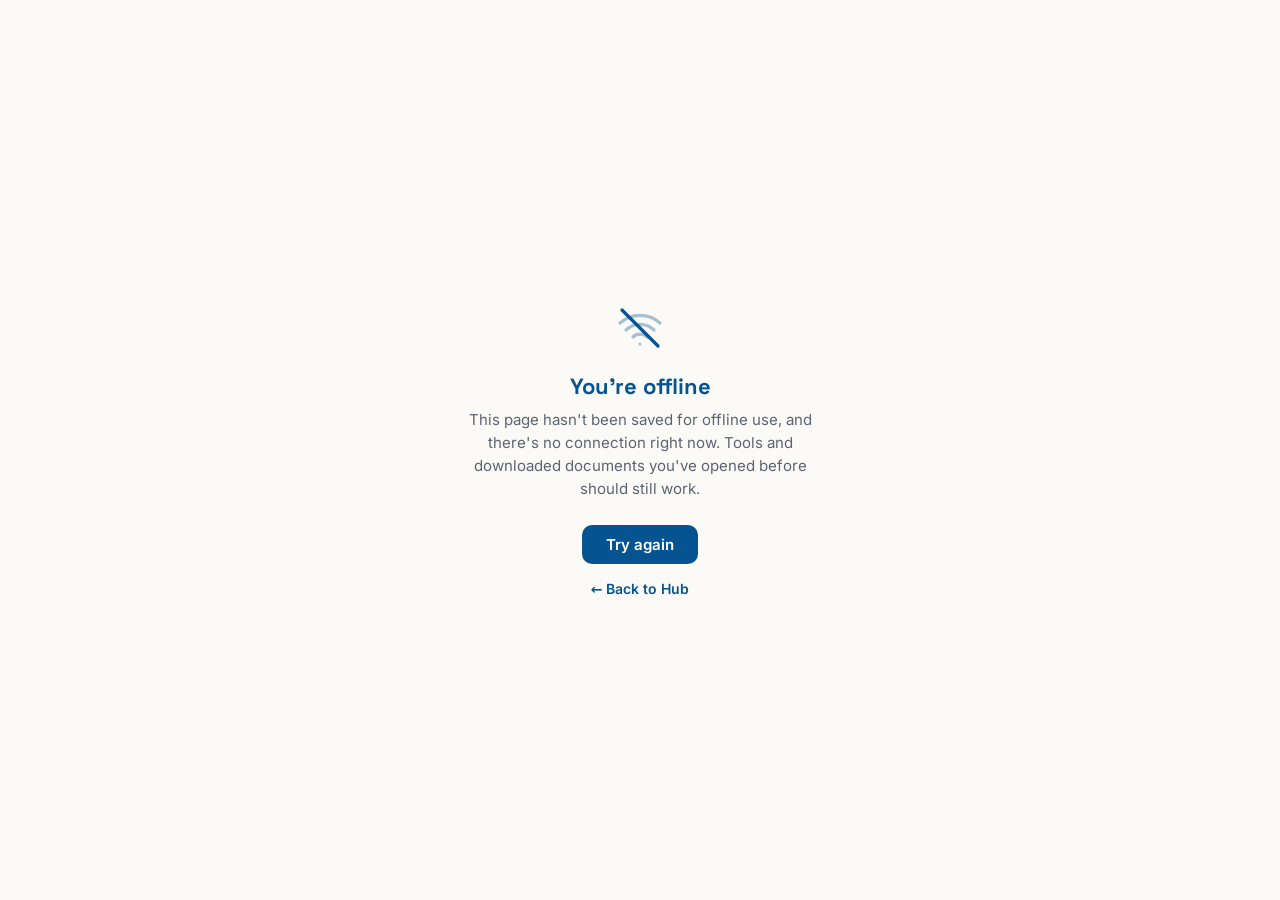
<file: offline.html>
<!DOCTYPE html>
<html lang="en">
<head>
<meta charset="UTF-8">
<meta name="viewport" content="width=device-width, initial-scale=1.0, viewport-fit=cover">
<title>Offline | Zest4 Cloud &amp; Connectivity Hub</title>
<link rel="stylesheet" href="assets/fonts/fonts.css">
<style>
  * { box-sizing: border-box; }
  body {
    margin: 0;
    min-height: 100vh;
    display: flex;
    align-items: center;
    justify-content: center;
    padding: 32px;
    padding-top: calc(32px + env(safe-area-inset-top, 0px));
    padding-bottom: calc(32px + env(safe-area-inset-bottom, 0px));
    background: #FBFAF7;
    color: #172033;
    font-family: 'Inter', system-ui, sans-serif;
    text-align: center;
  }
  .box { max-width: 380px; }
  h1 {
    font-family: 'Space Grotesk', sans-serif;
    font-size: 22px;
    margin: 16px 0 8px;
    color: #055491;
  }
  p { font-size: 15px; color: #5B6472; line-height: 1.55; margin: 0 0 24px; }
  svg { color: #055491; }
  button {
    -webkit-tap-highlight-color: transparent;
    background: #055491;
    color: #fff;
    border: none;
    border-radius: 10px;
    padding: 12px 24px;
    font: 600 15px/1 'Inter', sans-serif;
    cursor: pointer;
  }
  button:active { background: #033B66; }
  a.home-link {
    display: block;
    margin-top: 16px;
    color: #055491;
    font-size: 14px;
    font-weight: 600;
    text-decoration: none;
  }
</style>
</head>
<body>
  <div class="box">
    <svg width="48" height="48" viewBox="0 0 24 24" fill="none" stroke="currentColor" stroke-width="1.6" stroke-linecap="round" stroke-linejoin="round"><path d="M12 20h.01M8.5 16.5a5 5 0 0 1 7 0M5 13a10 10 0 0 1 14 0M2 9.5a15 15 0 0 1 20 0" opacity="0.35"/><path d="M3 3l18 18"/></svg>
    <h1>You're offline</h1>
    <p>This page hasn't been saved for offline use, and there's no connection right now. Tools and downloaded documents you've opened before should still work.</p>
    <button onclick="location.reload()">Try again</button>
    <a class="home-link" href="index.html">&larr; Back to Hub</a>
  </div>
</body>
</html>
</file>
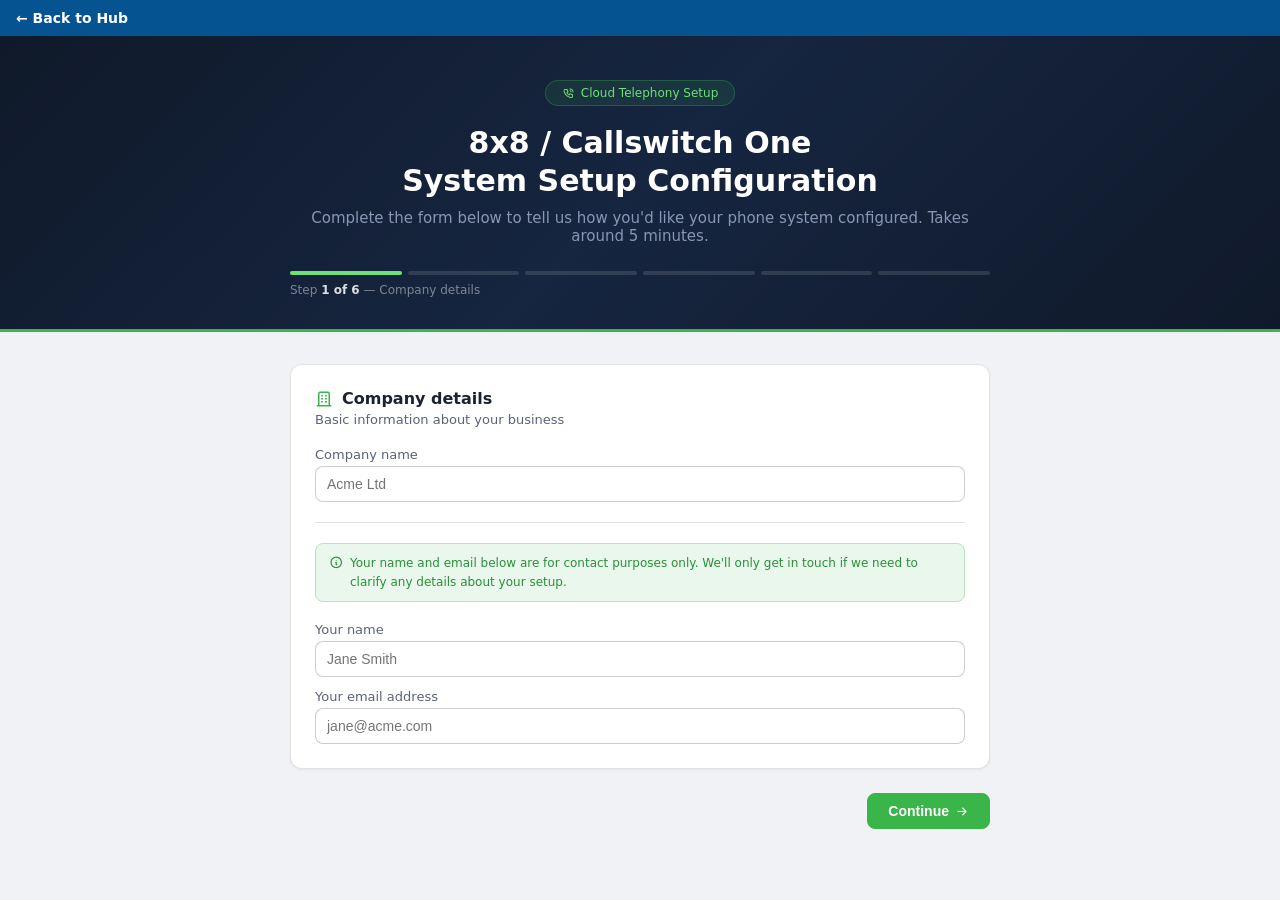
<file: tools/callswitch-setup-form.html>
<!DOCTYPE html>
<html lang="en">
<head>
<meta charset="UTF-8">
<meta name="viewport" content="width=device-width, initial-scale=1.0, viewport-fit=cover">
<title>8x8 / Callswitch One System Setup Configuration | Zest4</title>
<link rel="icon" href="https://i0.wp.com/zest4.com/wp-content/uploads/2018/10/cropped-4-site-icon.png?fit=32%2C32&ssl=1">
<link rel="stylesheet" href="../assets/vendor/tabler-icons/tabler-icons.min.css">
<script src="../assets/vendor/jspdf.umd.min.js"></script>
<style>
/* ── Reset & Base ── */
*{box-sizing:border-box;margin:0;padding:0}
:root{
  --navy:#0f1929;
  --navy2:#1a2035;
  --green:#3ab54a;
  --green-dark:#2a9038;
  --green-light:#eaf7ec;
  --bg:#f0f2f5;
  --white:#ffffff;
  --text:#1c2330;
  --muted:#5a6378;
  --border:rgba(0,0,0,0.11);
  --border2:rgba(0,0,0,0.20);
  --radius:8px;
  --radius-lg:12px;
}
body{font-family:'Segoe UI',system-ui,-apple-system,sans-serif;background:var(--bg);color:var(--text);min-height:100vh;display:flex;flex-direction:column}

/* ── Hero ── */
.hero{background:linear-gradient(135deg,#0f1929 0%,#162540 50%,#0f1929 100%);border-bottom:3px solid var(--green);padding:44px 24px 0}
.hero-inner{max-width:700px;margin:0 auto;text-align:center;padding-bottom:32px}
.hero-pill{display:inline-flex;align-items:center;gap:7px;background:rgba(58,181,74,0.12);border:1px solid rgba(58,181,74,0.3);border-radius:20px;padding:5px 16px;font-size:12px;color:#6ee07a;font-weight:500;margin-bottom:18px}
.hero h1{font-size:30px;font-weight:700;color:#fff;line-height:1.25;margin-bottom:10px}
.hero p{font-size:15px;color:#8a96b4;margin-bottom:26px}
.progress-bar{display:flex;gap:6px;margin-bottom:8px}
.pb{flex:1;height:4px;border-radius:2px;background:rgba(255,255,255,0.12);transition:background .3s}
.pb.done{background:var(--green)}.pb.active{background:#6ee07a}
.step-label{font-size:12px;color:rgba(255,255,255,0.45);text-align:left;margin-bottom:0}
.step-label strong{color:rgba(255,255,255,0.85);font-weight:600}

/* ── Form content ── */
.content{flex:1;padding:32px 24px 60px}
.wrap{max-width:700px;margin:0 auto}

/* ── Cards ── */
.card{background:var(--white);border:1px solid var(--border);border-radius:var(--radius-lg);padding:1.5rem;margin-bottom:1rem;box-shadow:0 1px 3px rgba(0,0,0,0.05)}
.card-title{font-size:16px;font-weight:600;color:var(--text);margin-bottom:4px;display:flex;align-items:center;gap:9px}
.card-title i{font-size:18px;color:var(--green)}
.card-sub{font-size:13px;color:var(--muted);margin-bottom:1.25rem}
.hint-box{font-size:12px;color:var(--green-dark);background:var(--green-light);border:1px solid #b6e5bc;border-radius:var(--radius);padding:10px 13px;margin-bottom:1.25rem;display:flex;align-items:flex-start;gap:7px;line-height:1.55}
.hint-box i{flex-shrink:0;margin-top:1px;font-size:14px}

/* ── Form elements ── */
label{display:block;font-size:13px;color:var(--muted);margin-bottom:4px;margin-top:12px;font-weight:500}
label:first-of-type{margin-top:0}
input[type=text],input[type=email],input[type=time],select,textarea{
  width:100%;font-size:14px;border-radius:var(--radius);
  border:1px solid var(--border2);background:var(--white);
  color:var(--text);padding:9px 11px;outline:none;
  transition:border-color .15s,box-shadow .15s;
}
input[type=text]:focus,input[type=email]:focus,input[type=time]:focus,select:focus,textarea:focus{
  border-color:var(--green);box-shadow:0 0 0 3px rgba(58,181,74,0.15);
}
textarea{resize:vertical;min-height:80px}
.err-msg{font-size:12px;color:#d93025;margin-top:4px;display:none}
.has-err input,.has-err select,.has-err textarea{border-color:#d93025!important}
.has-err .err-msg{display:block}
hr{border:none;border-top:1px solid var(--border);margin:1.25rem 0}

/* ── Buttons ── */
.btn-row{display:flex;justify-content:space-between;align-items:center;margin-top:1.5rem;gap:12px}
.btn{font-size:14px;padding:9px 20px;border-radius:var(--radius);cursor:pointer;border:1px solid var(--border2);background:var(--white);color:var(--text);transition:background .15s,transform .1s;display:inline-flex;align-items:center;gap:6px;font-weight:500}
.btn:hover{background:#f4f5f7}.btn:active{transform:scale(.98)}
.btn.primary{background:var(--green);color:#fff;border-color:var(--green);font-weight:600}
.btn.primary:hover{background:var(--green-dark);border-color:var(--green-dark)}
.add-btn{font-size:13px;color:var(--green);border:1.5px dashed #8dd494;background:transparent;padding:8px 14px;border-radius:var(--radius);cursor:pointer;display:flex;align-items:center;gap:6px;margin-top:12px;font-weight:500}
.add-btn:hover{background:var(--green-light)}
.mainNav-bar{display:flex;justify-content:space-between;align-items:center;margin-top:1.5rem;gap:12px}

/* ── Steps ── */
.step{display:none}.step.active{display:block}

/* ── Hours ── */
.hours-head{display:grid;grid-template-columns:110px 1fr 1fr 80px;gap:8px;font-size:11px;color:var(--muted);font-weight:600;padding-bottom:6px;text-transform:uppercase;letter-spacing:.05em}
.hours-row{display:grid;grid-template-columns:110px 1fr 1fr 80px;gap:8px;align-items:center;margin-bottom:6px}
.day-lbl{font-size:13px;font-weight:500;color:var(--text)}
.closed-tog{display:flex;align-items:center;gap:5px;font-size:13px;cursor:pointer;color:var(--muted)}
.closed-tog input{accent-color:var(--green)}
input[type=time]:disabled,select:disabled{opacity:.38;pointer-events:none}

/* ── Users ── */
.user-row{display:flex;align-items:flex-end;gap:8px;margin-top:10px;padding:12px;background:#f7f8fa;border-radius:var(--radius);border:1px solid var(--border)}
.user-row>div{flex:1;min-width:0}
.user-row label{margin-top:0}
.rm-btn{flex:0 0 auto;font-size:18px;color:#d93025;cursor:pointer;padding:6px;border:none;background:none;border-radius:var(--radius)}
.rm-btn:hover{background:#fce8e8}
.user-block{margin-top:10px;padding:12px 14px;background:#f7f8fa;border-radius:var(--radius);border:1px solid var(--border)}
.user-top-row{display:flex;align-items:flex-end;gap:8px}
.user-top-row>div{flex:1;min-width:0}
.user-top-row label{margin-top:0}
.user-phone-section{margin-top:12px;padding-top:12px;border-top:1px dashed var(--border2)}
.uq-label{font-size:13px;font-weight:600;color:var(--text);display:block}
.radio-group-sm{display:flex;gap:8px;flex-wrap:wrap;margin-top:6px}
.radio-opt-sm{display:flex;align-items:center;gap:6px;font-size:13px;cursor:pointer;padding:6px 12px;border:1.5px solid var(--border);border-radius:var(--radius);color:var(--text);font-weight:500;background:var(--white);transition:all .12s}
.radio-opt-sm.sel{border-color:var(--green);background:var(--green-light);color:var(--green-dark)}
.uc-extra{font-size:11px;color:var(--text);margin-top:4px;display:flex;align-items:center;gap:4px}
.cq-grid{display:grid;grid-template-columns:repeat(2,1fr);gap:10px;margin:10px 0 14px}
.cq-grid label{margin-top:0}
.cq-ivr-block{margin-top:14px;padding-top:12px;border-top:1px dashed var(--border2)}

/* ── Ring groups ── */
.rg-block{margin-bottom:14px;padding:14px;background:#f7f8fa;border-radius:var(--radius);border:1px solid var(--border)}
.rg-header{display:flex;align-items:center;gap:8px;margin-bottom:10px}
.rg-name-input{flex:1;font-size:14px;font-weight:500;border:1px solid var(--border2);border-radius:var(--radius);padding:8px 10px;outline:none}
.rg-name-input:focus{border-color:var(--green);box-shadow:0 0 0 3px rgba(58,181,74,0.15)}
.chips{display:flex;flex-wrap:wrap;gap:7px;margin-top:6px}
.chip{font-size:12px;padding:6px 14px;border-radius:20px;border:1.5px solid var(--border2);background:var(--white);cursor:pointer;transition:all .12s;color:var(--text);font-weight:500;line-height:1}
.chip.on{background:var(--green);border-color:var(--green);color:#fff}
.chip:hover:not(.on){background:#f0f2f5;border-color:#aaa}

/* ── Radio options ── */
.radio-group{display:flex;gap:10px;flex-wrap:wrap;margin-top:8px}
.radio-opt{display:flex;align-items:center;gap:7px;font-size:14px;cursor:pointer;padding:9px 15px;border:1.5px solid var(--border);border-radius:var(--radius);transition:all .15s;color:var(--text);font-weight:500;background:var(--white)}
.radio-opt input{accent-color:var(--green)}
.radio-opt.sel{border-color:var(--green);background:var(--green-light);color:var(--green-dark)}

/* ── Summary (overview page) ── */
.sum-grid{display:grid;grid-template-columns:1fr 1fr;gap:12px}
.sum-card{background:#f7f8fa;border-radius:var(--radius);padding:12px 14px;border:1px solid var(--border)}
.sum-lbl{font-size:11px;color:var(--muted);text-transform:uppercase;letter-spacing:.05em;margin-bottom:3px;font-weight:600}
.sum-val{font-size:13px;color:var(--text);font-weight:600}
.sum-val-sm{font-size:12px;color:var(--text);font-weight:400;line-height:1.55}
.ov-section{margin-bottom:1.5rem}
.ov-title{font-size:12px;font-weight:700;color:var(--muted);text-transform:uppercase;letter-spacing:.06em;margin-bottom:8px;display:flex;align-items:center;gap:6px}
.ov-title i{font-size:14px;color:var(--green)}
.user-card-grid{display:grid;grid-template-columns:repeat(auto-fill,minmax(185px,1fr));gap:8px}
.user-card{background:#f7f8fa;border-radius:var(--radius);padding:10px 12px;border:1px solid var(--border)}
.uc-name{font-size:13px;font-weight:600;color:var(--text)}
.uc-email{font-size:12px;color:var(--muted);word-break:break-all;margin-top:2px}
.rg-ov{background:#f7f8fa;border-radius:var(--radius);padding:10px 14px;margin-bottom:8px;border:1px solid var(--border)}
.rg-ov-name{font-size:13px;font-weight:600;color:var(--text);margin-bottom:3px}
.rg-ov-info{font-size:12px;color:var(--muted)}
.hours-ov{display:grid;grid-template-columns:repeat(auto-fill,minmax(120px,1fr));gap:8px}
.hours-day{background:#f7f8fa;border-radius:var(--radius);padding:9px 10px;border:1px solid var(--border)}
.hours-day.closed{opacity:.45}
.hours-day .hd-name{font-size:12px;font-weight:600;color:var(--text)}
.hours-day .hd-time{font-size:11px;color:var(--muted);margin-top:2px}

/* ── Success screen ── */
.success-top{text-align:center;padding:1.5rem 1rem 1.25rem}
.check-circle{width:56px;height:56px;background:var(--green-light);border-radius:50%;display:flex;align-items:center;justify-content:center;margin:0 auto 14px;border:2px solid #b6e5bc}
.check-circle i{font-size:28px;color:var(--green)}

/* ══════════════════════════════════════════ */
/* Mobile                                      */
/* ══════════════════════════════════════════ */
@media (max-width:600px){
  /* Prevent iOS auto-zoom on focus (inputs need >=16px) */
  input[type=text],input[type=email],input[type=time],select,textarea{font-size:16px}

  .hero{padding:28px 16px 0}
  .hero h1{font-size:23px}
  .hero p{font-size:13.5px;margin-bottom:20px}
  .hero-pill{font-size:11px;padding:4px 13px;margin-bottom:14px}

  .content{padding:20px 12px 40px}
  .card{padding:1.1rem;border-radius:10px}
  .card-title{font-size:15px}

  /* Company/user rows: stack fields instead of squeezing them side by side */
  .user-top-row{flex-direction:column;align-items:stretch}
  .user-top-row>div{flex:1 1 auto!important;width:100%}
  .user-top-row .rm-btn{align-self:flex-end;margin-top:-6px}
  .user-row{flex-wrap:wrap}
  .user-row>div{flex:1 1 140px!important}

  /* Call queue fields: one column instead of two */
  .cq-grid{grid-template-columns:1fr}

  /* Summary cards: one column instead of two */
  .sum-grid{grid-template-columns:1fr}

  /* Opening hours: card-style row instead of a cramped 4-column grid */
  .hours-head{display:none}
  .hours-row{
    grid-template-columns:1fr 1fr;
    grid-template-areas:"day day" "open close" "tog tog";
    row-gap:8px;padding:10px;margin-bottom:8px;
    background:#f7f8fa;border-radius:var(--radius);border:1px solid var(--border);
  }
  .hours-row>*:nth-child(1){grid-area:day;font-weight:600;align-self:center}
  .hours-row>*:nth-child(2){grid-area:open}
  .hours-row>*:nth-child(3){grid-area:close}
  .hours-row>*:nth-child(4){grid-area:tog}

  /* Bigger, easier-to-tap controls */
  .btn{padding:11px 18px;min-height:44px}
  .btn-row{gap:10px}
  .btn-row .btn{flex:1;justify-content:center}
  .add-btn{padding:10px 14px;min-height:40px}
  .rm-btn{padding:9px;font-size:20px}
  .chip{padding:8px 15px}
  .radio-opt{padding:10px 14px}
  .radio-opt-sm{padding:8px 13px}

  .user-card-grid{grid-template-columns:1fr}
  .hours-ov{grid-template-columns:1fr 1fr}
}

@media (max-width:400px){
  .hero h1{font-size:20px}
  .hours-ov{grid-template-columns:1fr}
}
</style>
</head>
<body>

<style>
  #zest4BackToHub {
    position: sticky;
    top: 0;
    z-index: 9999;
    display: flex;
    align-items: center;
    gap: 6px;
    padding: 10px 16px;
    padding-top: calc(10px + env(safe-area-inset-top, 0px));
    background: #055491;
    color: #fff;
    font-family: 'Inter', system-ui, sans-serif;
    font-size: 14px;
    font-weight: 600;
    text-decoration: none;
    -webkit-tap-highlight-color: transparent;
  }
  #zest4BackToHub:active { background: #033B66; }
</style>
<a id="zest4BackToHub" href="../index.html" aria-label="Back to Cloud &amp; Connectivity Hub">&larr; Back to Hub</a>

<!-- ══════════════════════════════════════════ -->
<!-- HERO BANNER                               -->
<!-- ══════════════════════════════════════════ -->
<div class="hero">
  <div class="hero-inner">
    <div class="hero-pill"><i class="ti ti-phone-call"></i>Cloud Telephony Setup</div>
    <h1>8x8 / Callswitch One<br>System Setup Configuration</h1>
    <p>Complete the form below to tell us how you'd like your phone system configured. Takes around 5 minutes.</p>
    <div class="progress-bar" id="progBar"></div>
    <div class="step-label" id="stepLabel"></div>
  </div>
</div>

<!-- ══════════════════════════════════════════ -->
<!-- FORM CONTENT                              -->
<!-- ══════════════════════════════════════════ -->
<div class="content">
<div class="wrap">

  <!-- Step 0: Company details -->
  <div class="step active" id="step0">
    <div class="card">
      <div class="card-title"><i class="ti ti-building"></i>Company details</div>
      <div class="card-sub">Basic information about your business</div>
      <label for="companyName">Company name</label>
      <div id="fw0"><input type="text" id="companyName" placeholder="Acme Ltd"><div class="err-msg">Please enter your company name</div></div>
      <hr>
      <div class="hint-box"><i class="ti ti-info-circle"></i><span>Your name and email below are for contact purposes only. We'll only get in touch if we need to clarify any details about your setup.</span></div>
      <label for="contactName">Your name</label>
      <div id="fw1"><input type="text" id="contactName" placeholder="Jane Smith"><div class="err-msg">Please enter your name</div></div>
      <label for="contactEmail">Your email address</label>
      <div id="fw2"><input type="email" id="contactEmail" placeholder="jane@acme.com"><div class="err-msg">Please enter a valid email</div></div>
    </div>
  </div>

  <!-- Step 1: Phone numbers -->
  <div class="step" id="step1">
    <div class="card">
      <div class="card-title"><i class="ti ti-device-mobile"></i>Phone numbers</div>
      <div class="card-sub">Will you be bringing existing numbers over or getting new ones?</div>
      <label>Number type</label>
      <div class="radio-group">
        <label class="radio-opt sel" id="ropt-port"><input type="radio" name="numType" value="port" checked onchange="updateNumType()"><i class="ti ti-transfer"></i>Port existing numbers</label>
        <label class="radio-opt" id="ropt-new"><input type="radio" name="numType" value="new" onchange="updateNumType()"><i class="ti ti-plus-circle"></i>Claim new numbers</label>
        <label class="radio-opt" id="ropt-both"><input type="radio" name="numType" value="both" onchange="updateNumType()"><i class="ti ti-arrows-exchange"></i>Both</label>
      </div>
      <div id="portSection" style="margin-top:1.25rem">
        <hr style="margin-top:0">
        <p style="font-size:13px;color:var(--muted);margin-bottom:8px">List the numbers you want to port (one per line). Once listed here, you'll be able to assign them to users, ring groups, call queues and your auto attendant in the next steps.</p>
        <textarea id="portNumbers" placeholder="e.g.&#10;020 7946 0123&#10;020 7946 0124" oninput="refreshAllNumberSelects()"></textarea>
        <label for="currentProvider">Current provider</label>
        <input type="text" id="currentProvider" placeholder="e.g. BT, Vodafone, Virgin Media">
      </div>
      <div id="newSection" style="display:none;margin-top:1.25rem">
        <hr style="margin-top:0">
        <label for="areaCode">Preferred area code</label>
        <input type="text" id="areaCode" placeholder="e.g. 0207 (London), 0161 (Manchester)" style="max-width:340px">
        <label for="numQty">How many numbers do you need?</label>
        <input type="text" id="numQty" placeholder="e.g. 3" style="max-width:120px">
      </div>
    </div>
  </div>

  <!-- Step 2: Users -->
  <div class="step" id="step2">
    <div class="card">
      <div class="card-title"><i class="ti ti-users"></i>Users</div>
      <div class="card-sub">Add everyone who needs a phone extension on the system</div>
      <div id="usersContainer"><p style="font-size:13px;color:var(--muted)">No users added yet.</p></div>
      <button class="add-btn" onclick="addUser()"><i class="ti ti-plus"></i>Add another user</button>
    </div>
  </div>

  <!-- Step 3: Ring groups -->
  <div class="step" id="step3">
    <div class="card">
      <div class="card-title"><i class="ti ti-phone-incoming"></i>Ring groups</div>
      <div class="card-sub">Create groups whose phones ring together when a number is called</div>
      <div id="rgContainer"><p style="font-size:13px;color:var(--muted)">No ring groups added yet.</p></div>
      <button class="add-btn" onclick="addRingGroup()"><i class="ti ti-plus"></i>Add ring group</button>
    </div>
    <div class="card">
      <div class="card-title"><i class="ti ti-headset"></i>Call queues</div>
      <div class="card-sub">Set up call queues for teams handling higher call volumes</div>
      <div id="cqContainer"><p style="font-size:13px;color:var(--muted)">No call queues added yet.</p></div>
      <button class="add-btn" onclick="addCallQueue()"><i class="ti ti-plus"></i>Add call queue</button>
    </div>
  </div>

  <!-- Step 4: Auto attendant -->
  <div class="step" id="step4">
    <div class="card">
      <div class="card-title"><i class="ti ti-phone-check"></i>Auto attendant</div>
      <div class="card-sub">An auto attendant (IVR) greets callers and lets them press a key to reach the right place</div>
      <label style="margin-top:0">Do you want an auto attendant?</label>
      <div class="radio-group">
        <label class="radio-opt" id="aa-yes-opt"><input type="radio" name="aaEnabled" value="yes" onchange="updateAAUI()"><i class="ti ti-check"></i>Yes</label>
        <label class="radio-opt sel" id="aa-no-opt"><input type="radio" name="aaEnabled" value="no" checked onchange="updateAAUI()"><i class="ti ti-x"></i>No</label>
      </div>

      <div id="aaDetails" style="display:none;margin-top:1.25rem">
        <div id="aaContainer"><p style="font-size:13px;color:var(--muted)">No auto attendants added yet.</p></div>
        <button class="add-btn" onclick="addAutoAttendant()"><i class="ti ti-plus"></i>Add another auto attendant</button>
      </div>

      <hr style="margin-top:1.25rem">
      <label for="voicemailMsg" style="margin-top:0">Voicemail greeting <span style="color:var(--muted);font-weight:400">(optional)</span></label>
      <textarea id="voicemailMsg" placeholder="e.g. You've reached Acme Ltd. Please leave your name and number..."></textarea>
    </div>
  </div>

  <!-- Step 5: Additional settings -->
  <div class="step" id="step5">
    <div class="card">
      <div class="card-title"><i class="ti ti-settings"></i>Additional settings</div>
      <div class="card-sub">A few extra options to complete your configuration</div>

      <!-- Caller ID -->
      <div style="margin-bottom:1.25rem">
        <div style="font-size:14px;font-weight:600;color:var(--text);margin-bottom:5px;display:flex;align-items:center;gap:7px"><i class="ti ti-id" style="color:var(--green)"></i>External caller ID</div>
        <p style="font-size:13px;color:var(--muted);margin-bottom:10px">Do you want a single number displayed as the outbound caller ID for all users when they make external calls?</p>
        <div class="radio-group">
          <label class="radio-opt sel" id="ci-yes-opt"><input type="radio" name="callerIdYN" value="yes" checked onchange="updateCallerIdUI()"><i class="ti ti-check"></i>Yes, set a number</label>
          <label class="radio-opt" id="ci-no-opt"><input type="radio" name="callerIdYN" value="no" onchange="updateCallerIdUI()"><i class="ti ti-x"></i>No, use individual numbers</label>
        </div>
        <div id="callerIdInput" style="margin-top:12px">
          <label for="callerIdNumber">Caller ID number</label>
          <input type="text" id="callerIdNumber" placeholder="e.g. 020 7946 0100" style="max-width:300px">
          <p style="font-size:12px;color:var(--muted);margin-top:5px">This number must be one of your allocated numbers.</p>
        </div>
      </div>

      <hr>

      <!-- Call recording -->
      <div>
        <div style="font-size:14px;font-weight:600;color:var(--text);margin-bottom:5px;display:flex;align-items:center;gap:7px"><i class="ti ti-microphone" style="color:var(--green)"></i>Call recording</div>
        <p style="font-size:13px;color:var(--muted);margin-bottom:10px">Would you like all calls to be recorded automatically?</p>
        <div class="radio-group">
          <label class="radio-opt" id="cr-yes-opt"><input type="radio" name="callRecYN" value="yes" onchange="updateCallRecUI()"><i class="ti ti-check"></i>Yes, record all calls</label>
          <label class="radio-opt sel" id="cr-no-opt"><input type="radio" name="callRecYN" value="no" checked onchange="updateCallRecUI()"><i class="ti ti-x"></i>No recording needed</label>
        </div>
        <div id="callRecNotice" style="display:none;margin-top:14px;background:#fffbeb;border:1px solid #f5c842;border-radius:var(--radius-lg);padding:1rem 1.25rem">
          <div style="font-size:13px;font-weight:600;color:#7a5800;margin-bottom:6px;display:flex;align-items:center;gap:6px"><i class="ti ti-alert-triangle"></i>Important — you must notify callers</div>
          <p style="font-size:13px;color:#5c4000;line-height:1.6">Under UK law, callers must be informed that their call may be recorded. Include a notification in each <strong>auto attendant's welcome message</strong> (or voicemail greeting, if you're not using an auto attendant) when callers first connect.</p>
          <p style="font-size:13px;color:#5c4000;margin-top:8px;line-height:1.6">For example:<br><em style="background:#fff3c4;padding:2px 7px;border-radius:4px;display:inline-block;margin-top:4px">"Please note that calls may be recorded for training and quality purposes."</em></p>
          <p style="font-size:12px;color:#7a5800;margin-top:10px">You can update this on the <strong>Auto attendant</strong> step — use the Back button if you'd like to update it now.</p>
        </div>
      </div>

      <hr>

      <!-- Additional notes -->
      <div>
        <div style="font-size:14px;font-weight:600;color:var(--text);margin-bottom:5px;display:flex;align-items:center;gap:7px"><i class="ti ti-notes" style="color:var(--green)"></i>Additional notes</div>
        <p style="font-size:13px;color:var(--muted);margin-bottom:10px">Any special requirements, preferences, or instructions for your setup?</p>
        <textarea id="additionalNotes" placeholder="e.g. The main reception number should route to the sales ring group during business hours and voicemail after hours..." style="min-height:110px"></textarea>
      </div>
    </div>
    <div class="btn-row">
      <button class="btn" onclick="goBack()"><i class="ti ti-arrow-left"></i>Back</button>
      <button class="btn primary" onclick="submitForm()">Review &amp; finish <i class="ti ti-arrow-right"></i></button>
    </div>
  </div>

  <!-- Step 6: Review & submit -->
  <div class="step" id="step6">
    <div class="card">
      <div class="success-top">
        <div class="check-circle"><i class="ti ti-check"></i></div>
        <h2 style="font-size:21px;font-weight:700;margin-bottom:6px">Configuration complete!</h2>
        <p style="font-size:14px;color:var(--muted)">Review the summary below, then download your PDF and send it to us.</p>
      </div>

      <!-- Make changes -->
      <div style="background:#f7f8fa;border:1px solid var(--border);border-radius:var(--radius-lg);padding:14px 18px;margin-bottom:1.25rem;display:flex;align-items:center;justify-content:space-between;gap:12px;flex-wrap:wrap">
        <span style="font-size:13px;color:var(--muted);display:flex;align-items:center;gap:7px"><i class="ti ti-edit" style="font-size:15px"></i>Need to change something?</span>
        <button class="btn" onclick="goBackToEdit()" style="font-size:13px;padding:7px 16px"><i class="ti ti-arrow-left"></i>Go back &amp; make changes</button>
      </div>

      <!-- Download PDF -->
      <div style="background:var(--green-light);border:1px solid #b6e5bc;border-radius:var(--radius-lg);padding:1.25rem 1.5rem;margin-bottom:1.25rem">
        <div style="font-size:14px;font-weight:600;color:var(--green-dark);margin-bottom:12px;display:flex;align-items:center;gap:7px"><i class="ti ti-file-download" style="font-size:18px"></i>Step 1 — Download your configuration PDF</div>
        <button class="btn primary" onclick="downloadPDF()" style="padding:10px 24px"><i class="ti ti-download"></i>Download PDF</button>
        <div id="dlConfirm" style="display:none;margin-top:10px;font-size:13px;color:var(--green-dark);align-items:center;gap:6px"><i class="ti ti-circle-check"></i> PDF downloaded — now send it to us below.</div>
      </div>

      <!-- Send options -->
      <div style="background:#f3f3ff;border:1px solid #c8c8ec;border-radius:var(--radius-lg);padding:1.25rem 1.5rem;margin-bottom:1.25rem">
        <div style="font-size:14px;font-weight:600;color:#3b3b8f;margin-bottom:12px;display:flex;align-items:center;gap:7px"><i class="ti ti-send" style="font-size:18px"></i>Step 2 — Send us the PDF</div>
        <div style="display:flex;flex-direction:column;gap:10px">
          <a href="#" id="emailLink" style="display:flex;align-items:center;gap:10px;background:#fff;border:1px solid #c8c8ec;border-radius:var(--radius);padding:12px 14px;text-decoration:none;color:#3b3b8f;font-size:13px;font-weight:500">
            <i class="ti ti-mail" style="font-size:18px;color:#5b5bcc;flex-shrink:0"></i>
            <span><strong>Email us</strong> — ccsupport@zest4.com<br><span style="font-weight:400;color:var(--muted);font-size:12px">Opens your email app pre-filled. Attach the downloaded PDF before sending.</span></span>
          </a>
          <a href="https://www.zest4customers.com/" target="_blank" rel="noopener" style="display:flex;align-items:center;gap:10px;background:#fff;border:1px solid #c8c8ec;border-radius:var(--radius);padding:12px 14px;text-decoration:none;color:#3b3b8f;font-size:13px;font-weight:500">
            <i class="ti ti-ticket" style="font-size:18px;color:#5b5bcc;flex-shrink:0"></i>
            <span><strong>Raise a support ticket</strong> — www.zest4customers.com<br><span style="font-weight:400;color:var(--muted);font-size:12px">Log in to the customer portal and attach the PDF to a new ticket.</span></span>
          </a>
        </div>
      </div>

      <hr>
      <div style="font-size:12px;font-weight:700;color:var(--muted);text-transform:uppercase;letter-spacing:.06em;margin-bottom:14px">Your configuration summary</div>
      <div id="overviewOut"></div>
    </div>
    <div style="text-align:center;margin-top:1rem">
      <button class="btn" onclick="resetForm()">Start a new submission</button>
    </div>
  </div>

  <!-- Main nav buttons (steps 0–5) -->
  <div class="btn-row" id="mainNav">
    <button class="btn" id="backBtn" onclick="goBack()"><i class="ti ti-arrow-left"></i>Back</button>
    <button class="btn primary" id="nextBtn" onclick="goNext()">Continue <i class="ti ti-arrow-right"></i></button>
  </div>

</div><!-- /wrap -->
</div><!-- /content -->

<script>
const DAYS=['Monday','Tuesday','Wednesday','Thursday','Friday','Saturday','Sunday'];
const SNAMES=['Company details','Phone numbers','Users','Ring groups','Auto attendant','Additional settings'];
var cur=0,users=[],rgs=[],cqs=[],aas=[],nextUserId=1,nextRgId=1,nextCqId=1,nextAaId=1,nextAaOptId=1,_pdfData=null;

/* ── Auto attendant ── */
function updateAAUI(){
  var v=document.querySelector('input[name="aaEnabled"]:checked').value;
  document.getElementById('aaDetails').style.display=v==='yes'?'block':'none';
  document.getElementById('aa-yes-opt').classList.toggle('sel',v==='yes');
  document.getElementById('aa-no-opt').classList.toggle('sel',v!=='yes');
  if(v==='yes'){
    if(!aas.length)addAutoAttendant();
    refreshAllNumberSelects();refreshAADestinationSelects();
  }
}
function getPortedNumbersList(){
  var el=document.getElementById('portNumbers');
  var raw=el?el.value:'';
  return raw.split('\n').map(function(s){return s.trim();}).filter(Boolean);
}
function buildAANumberOptions(selected){
  var nums=getPortedNumbersList();
  var html='<option value="">Select a number...</option>';
  nums.forEach(function(n){html+='<option value="'+esc(n)+'" '+(selected===n?'selected':'')+'>'+esc(n)+'</option>';});
  html+='<option value="other" '+(selected==='other'?'selected':'')+'>Other / new number not listed above</option>';
  return html;
}
function refreshAllNumberSelects(){
  aas.forEach(function(aa){
    var sel=document.getElementById('aaNumber_'+aa.id);
    if(!sel)return;
    var cv=sel.value;sel.innerHTML=buildAANumberOptions(cv);
    var wrap=document.getElementById('aaNumberOtherWrap_'+aa.id);if(wrap)wrap.style.display=sel.value==='other'?'block':'none';
  });
}
function onAANumberSelect(aaId,val){
  var aa=aas.find(function(a){return a.id===aaId;});if(!aa)return;aa.number=val;
  var wrap=document.getElementById('aaNumberOtherWrap_'+aaId);if(wrap)wrap.style.display=val==='other'?'block':'none';
}

function buildDestinationOptions(selected){
  var html='<option value="">Select a destination...</option>';
  html+='<option value="voicemail" '+(selected==='voicemail'?'selected':'')+'>Voicemail</option>';
  if(users.length){html+='<optgroup label="Users">'+users.map(function(u){var v='user:'+u.id;return '<option value="'+v+'" '+(selected===v?'selected':'')+'>'+esc(getUserLabel(u))+(u.ext?' (ext '+esc(u.ext)+')':'')+'</option>';}).join('')+'</optgroup>';}
  if(rgs.length){html+='<optgroup label="Ring groups">'+rgs.map(function(rg){var v='rg:'+rg.id;return '<option value="'+v+'" '+(selected===v?'selected':'')+'>'+esc(rg.name||'Unnamed ring group')+'</option>';}).join('')+'</optgroup>';}
  if(cqs.length){html+='<optgroup label="Call queues">'+cqs.map(function(cq){var v='cq:'+cq.id;return '<option value="'+v+'" '+(selected===v?'selected':'')+'>'+esc(cq.name||'Unnamed queue')+'</option>';}).join('')+'</optgroup>';}
  html+='<option value="other" '+(selected==='other'?'selected':'')+'>Other (type a destination — e.g. external number)</option>';
  return html;
}
function buildFwRuleHTML(kind,itemId,field,label,hint,val,otherVal){
  var selId=kind+'fw_'+field+'_'+itemId,otherId=kind+'fwother_'+field+'_'+itemId,wrapId=kind+'fwotherwrap_'+field+'_'+itemId;
  return '<div style="margin-bottom:12px">'
    +'<label style="margin-top:0;margin-bottom:2px">'+label+'</label>'
    +(hint?('<p style="font-size:12px;color:var(--muted);margin:0 0 6px">'+hint+'</p>'):'')
    +'<select id="'+selId+'" onchange="onFwSelect(\''+kind+'\','+itemId+',\''+field+'\',this.value)">'+buildDestinationOptions(val)+'</select>'
    +'<div id="'+wrapId+'" style="display:'+(val==='other'?'block':'none')+';margin-top:8px">'
      +'<input type="text" id="'+otherId+'" placeholder="e.g. External number, specific voicemail box..." value="'+esc(otherVal)+'" oninput="onFwOtherInput(\''+kind+'\','+itemId+',\''+field+'\',this.value)">'
    +'</div>'
  +'</div>';
}
function onFwSelect(kind,itemId,field,val){
  var list=kind==='rg'?rgs:cqs;var item=list.find(function(x){return x.id===itemId;});if(!item)return;
  item[field]=val;
  var wrap=document.getElementById(kind+'fwotherwrap_'+field+'_'+itemId);if(wrap)wrap.style.display=val==='other'?'block':'none';
}
function onFwOtherInput(kind,itemId,field,val){
  var list=kind==='rg'?rgs:cqs;var item=list.find(function(x){return x.id===itemId;});if(!item)return;
  item[field+'Other']=val;
}
function refreshAADestinationSelects(){
  aas.forEach(function(aa){
    var single=document.getElementById('aaSingleDest_'+aa.id);
    if(single){
      var cv=single.value;single.innerHTML=buildDestinationOptions(cv);
      var wrap=document.getElementById('aaSingleDestOtherWrap_'+aa.id);if(wrap)wrap.style.display=single.value==='other'?'block':'none';
    }
    (aa.options||[]).forEach(function(o){
      var sel=document.getElementById('aaoptdest_'+o.id);
      if(sel){var cv=sel.value;sel.innerHTML=buildDestinationOptions(cv);}
    });
    var closedSingle=document.getElementById('aaClosedSingleDest_'+aa.id);
    if(closedSingle){
      var ccv=closedSingle.value;closedSingle.innerHTML=buildDestinationOptions(ccv);
      var cwrap=document.getElementById('aaClosedSingleDestOtherWrap_'+aa.id);if(cwrap)cwrap.style.display=closedSingle.value==='other'?'block':'none';
    }
    (aa.closedOptions||[]).forEach(function(o){
      var sel=document.getElementById('aaclosedoptdest_'+o.id);
      if(sel){var cv=sel.value;sel.innerHTML=buildDestinationOptions(cv);}
    });
  });
}

function addAutoAttendant(){
  var id=nextAaId++;
  aas.push({
    id:id,name:'',number:'',numberOther:'',
    hours:DAYS.map(function(d,i){return{closed:i>=5,open:'09:00',close:'17:00'};}),
    welcomeEnabled:'no',welcomeMsg:'',closedEnabled:'no',closedMsg:'',
    routeType:'single',singleDestination:'',singleDestinationOther:'',
    options:[],
    closedRouteEnabled:'no',closedRouteType:'single',closedSingleDestination:'',closedSingleDestinationOther:'',
    closedOptions:[]
  });
  renderAAs();
}
function removeAutoAttendant(id){aas=aas.filter(function(a){return a.id!==id;});renderAAs();}
function onAAField(aaId,field,val){var aa=aas.find(function(a){return a.id===aaId;});if(aa)aa[field]=val;}

function buildAAHoursHTML(aa){
  return DAYS.map(function(d,i){
    var h=aa.hours[i];
    return '<div class="hours-row"><span class="day-lbl">'+d+'</span><input type="time" id="aahopen_'+aa.id+'_'+i+'" value="'+esc(h.open)+'" '+(h.closed?'disabled':'')+' onchange="onAAHoursInput('+aa.id+','+i+',\'open\',this.value)"><input type="time" id="aahclose_'+aa.id+'_'+i+'" value="'+esc(h.close)+'" '+(h.closed?'disabled':'')+' onchange="onAAHoursInput('+aa.id+','+i+',\'close\',this.value)"><label class="closed-tog"><input type="checkbox" id="aahclosed_'+aa.id+'_'+i+'" '+(h.closed?'checked':'')+' onchange="toggleAADay('+aa.id+','+i+')">Closed</label></div>';
  }).join('');
}
function toggleAADay(aaId,i){
  var cl=document.getElementById('aahclosed_'+aaId+'_'+i).checked;
  document.getElementById('aahopen_'+aaId+'_'+i).disabled=cl;
  document.getElementById('aahclose_'+aaId+'_'+i).disabled=cl;
  var aa=aas.find(function(a){return a.id===aaId;});if(aa)aa.hours[i].closed=cl;
}
function onAAHoursInput(aaId,i,field,val){var aa=aas.find(function(a){return a.id===aaId;});if(aa)aa.hours[i][field]=val;}

function onAAWelcomeRadio(aaId,val){
  var aa=aas.find(function(a){return a.id===aaId;});if(!aa)return;aa.welcomeEnabled=val;
  document.getElementById('aaWelcomeWrap_'+aaId).style.display=val==='yes'?'block':'none';
  document.getElementById('aa-welcome-yes-opt_'+aaId).classList.toggle('sel',val==='yes');
  document.getElementById('aa-welcome-no-opt_'+aaId).classList.toggle('sel',val!=='yes');
}
function onAAClosedRadio(aaId,val){
  var aa=aas.find(function(a){return a.id===aaId;});if(!aa)return;aa.closedEnabled=val;
  document.getElementById('aaClosedWrap_'+aaId).style.display=val==='yes'?'block':'none';
  document.getElementById('aa-closed-yes-opt_'+aaId).classList.toggle('sel',val==='yes');
  document.getElementById('aa-closed-no-opt_'+aaId).classList.toggle('sel',val!=='yes');
}
function onAARouteRadio(aaId,val){
  var aa=aas.find(function(a){return a.id===aaId;});if(!aa)return;aa.routeType=val;
  document.getElementById('aaSingleWrap_'+aaId).style.display=val==='single'?'block':'none';
  document.getElementById('aaMultiWrap_'+aaId).style.display=val==='multiple'?'block':'none';
  document.getElementById('aa-route-single-opt_'+aaId).classList.toggle('sel',val==='single');
  document.getElementById('aa-route-multi-opt_'+aaId).classList.toggle('sel',val==='multiple');
  if(val==='multiple')refreshAADestinationSelects();
}
function onAASingleDestSelect(aaId,val){
  var aa=aas.find(function(a){return a.id===aaId;});if(!aa)return;aa.singleDestination=val;
  document.getElementById('aaSingleDestOtherWrap_'+aaId).style.display=val==='other'?'block':'none';
}

function onAAClosedRouteRadio(aaId,val){
  var aa=aas.find(function(a){return a.id===aaId;});if(!aa)return;aa.closedRouteEnabled=val;
  document.getElementById('aaClosedRouteDetail_'+aaId).style.display=val==='yes'?'block':'none';
  document.getElementById('aa-closedroute-yes-opt_'+aaId).classList.toggle('sel',val==='yes');
  document.getElementById('aa-closedroute-no-opt_'+aaId).classList.toggle('sel',val!=='yes');
  if(val==='yes')refreshAADestinationSelects();
}
function onAAClosedRouteTypeRadio(aaId,val){
  var aa=aas.find(function(a){return a.id===aaId;});if(!aa)return;aa.closedRouteType=val;
  document.getElementById('aaClosedSingleWrap_'+aaId).style.display=val==='single'?'block':'none';
  document.getElementById('aaClosedMultiWrap_'+aaId).style.display=val==='multiple'?'block':'none';
  document.getElementById('aa-closedroute-single-opt_'+aaId).classList.toggle('sel',val==='single');
  document.getElementById('aa-closedroute-multi-opt_'+aaId).classList.toggle('sel',val==='multiple');
  if(val==='multiple')refreshAADestinationSelects();
}
function onAAClosedSingleDestSelect(aaId,val){
  var aa=aas.find(function(a){return a.id===aaId;});if(!aa)return;aa.closedSingleDestination=val;
  document.getElementById('aaClosedSingleDestOtherWrap_'+aaId).style.display=val==='other'?'block':'none';
}
function addAAClosedOption(aaId){
  var aa=aas.find(function(a){return a.id===aaId;});if(!aa)return;
  aa.closedOptions=aa.closedOptions||[];aa.closedOptions.push({id:nextAaOptId++,key:'',destination:'',destinationOther:''});
  renderAAClosedOptionsFor(aaId);
}
function removeAAClosedOption(aaId,optId){
  var aa=aas.find(function(a){return a.id===aaId;});if(!aa)return;
  aa.closedOptions=(aa.closedOptions||[]).filter(function(o){return o.id!==optId;});
  renderAAClosedOptionsFor(aaId);
}
function onAAClosedOptionInput(optId,field,val){
  for(var i=0;i<aas.length;i++){var o=(aas[i].closedOptions||[]).find(function(o){return o.id===optId;});if(o){o[field]=val;return;}}
}
function onAAClosedOptionDestSelect(aaId,optId,val){
  var aa=aas.find(function(a){return a.id===aaId;});if(!aa)return;
  var o=(aa.closedOptions||[]).find(function(o){return o.id===optId;});if(!o)return;
  o.destination=val;
  var wrap=document.getElementById('aaclosedoptdestotherwrap_'+optId);if(wrap)wrap.style.display=val==='other'?'block':'none';
}
function renderAAClosedOptionsFor(aaId){
  var aa=aas.find(function(a){return a.id===aaId;});if(!aa)return;
  var c=document.getElementById('aaClosedOptionsContainer_'+aaId);if(!c)return;
  if(!aa.closedOptions||!aa.closedOptions.length){c.innerHTML='<p style="font-size:13px;color:var(--muted)">No options added yet.</p>';return;}
  c.innerHTML=aa.closedOptions.map(function(o){
    return '<div style="margin-bottom:10px;padding:10px;background:#fff;border:1px solid var(--border);border-radius:var(--radius)">'
      +'<div style="display:flex;gap:8px;align-items:flex-end">'
      +'<div style="flex:0 0 80px"><label style="margin-top:0">Key</label><input type="text" id="aaclosedoptkey_'+o.id+'" placeholder="e.g. 1" value="'+esc(o.key)+'" oninput="onAAClosedOptionInput('+o.id+',\'key\',this.value)"></div>'
      +'<div style="flex:1"><label style="margin-top:0">Destination</label><select id="aaclosedoptdest_'+o.id+'" onchange="onAAClosedOptionDestSelect('+aaId+','+o.id+',this.value)">'+buildDestinationOptions(o.destination)+'</select></div>'
      +'<button class="rm-btn ti ti-trash" aria-label="Remove option" onclick="removeAAClosedOption('+aaId+','+o.id+')" style="margin-bottom:1px"></button>'
    +'</div>'
    +'<div id="aaclosedoptdestotherwrap_'+o.id+'" style="display:'+(o.destination==='other'?'block':'none')+';margin-top:8px">'
      +'<input type="text" id="aaclosedoptdestother_'+o.id+'" placeholder="e.g. External number, voicemail box..." style="width:100%" value="'+esc(o.destinationOther)+'" oninput="onAAClosedOptionInput('+o.id+',\'destinationOther\',this.value)">'
    +'</div></div>';
  }).join('');
}

function addAAOption(aaId){
  var aa=aas.find(function(a){return a.id===aaId;});if(!aa)return;
  aa.options=aa.options||[];aa.options.push({id:nextAaOptId++,key:'',destination:'',destinationOther:''});
  renderAAOptionsFor(aaId);
}
function removeAAOption(aaId,optId){
  var aa=aas.find(function(a){return a.id===aaId;});if(!aa)return;
  aa.options=(aa.options||[]).filter(function(o){return o.id!==optId;});
  renderAAOptionsFor(aaId);
}
function onAAOptionInput(optId,field,val){
  for(var i=0;i<aas.length;i++){var o=(aas[i].options||[]).find(function(o){return o.id===optId;});if(o){o[field]=val;return;}}
}
function onAAOptionDestSelect(aaId,optId,val){
  var aa=aas.find(function(a){return a.id===aaId;});if(!aa)return;
  var o=(aa.options||[]).find(function(o){return o.id===optId;});if(!o)return;
  o.destination=val;
  var wrap=document.getElementById('aaoptdestotherwrap_'+optId);if(wrap)wrap.style.display=val==='other'?'block':'none';
}
function renderAAOptionsFor(aaId){
  var aa=aas.find(function(a){return a.id===aaId;});if(!aa)return;
  var c=document.getElementById('aaOptionsContainer_'+aaId);if(!c)return;
  if(!aa.options||!aa.options.length){c.innerHTML='<p style="font-size:13px;color:var(--muted)">No options added yet.</p>';return;}
  c.innerHTML=aa.options.map(function(o){
    return '<div style="margin-bottom:10px;padding:10px;background:#fff;border:1px solid var(--border);border-radius:var(--radius)">'
      +'<div style="display:flex;gap:8px;align-items:flex-end">'
      +'<div style="flex:0 0 80px"><label style="margin-top:0">Key</label><input type="text" id="aaoptkey_'+o.id+'" placeholder="e.g. 1" value="'+esc(o.key)+'" oninput="onAAOptionInput('+o.id+',\'key\',this.value)"></div>'
      +'<div style="flex:1"><label style="margin-top:0">Destination</label><select id="aaoptdest_'+o.id+'" onchange="onAAOptionDestSelect('+aaId+','+o.id+',this.value)">'+buildDestinationOptions(o.destination)+'</select></div>'
      +'<button class="rm-btn ti ti-trash" aria-label="Remove option" onclick="removeAAOption('+aaId+','+o.id+')" style="margin-bottom:1px"></button>'
    +'</div>'
    +'<div id="aaoptdestotherwrap_'+o.id+'" style="display:'+(o.destination==='other'?'block':'none')+';margin-top:8px">'
      +'<input type="text" id="aaoptdestother_'+o.id+'" placeholder="e.g. External number, voicemail box..." style="width:100%" value="'+esc(o.destinationOther)+'" oninput="onAAOptionInput('+o.id+',\'destinationOther\',this.value)">'
    +'</div></div>';
  }).join('');
}

function buildAABlockHTML(aa){
  var hoursHTML=buildAAHoursHTML(aa);
  var numberOptions=buildAANumberOptions(aa.number);
  var destOptionsSingle=buildDestinationOptions(aa.singleDestination);
  return '<div class="rg-block">'
    +'<div class="rg-header"><input type="text" class="rg-name-input" id="aan_'+aa.id+'" placeholder="Auto attendant name (e.g. Main reception, Sales line)" value="'+esc(aa.name)+'" oninput="onAAField('+aa.id+',\'name\',this.value)"><button class="rm-btn ti ti-trash" aria-label="Remove auto attendant" onclick="removeAutoAttendant('+aa.id+')"></button></div>'

    +'<label style="margin-top:0" for="aaNumber_'+aa.id+'">Number that reaches this auto attendant <span style="color:var(--muted);font-weight:400">(optional)</span></label>'
    +'<select id="aaNumber_'+aa.id+'" style="max-width:300px" onchange="onAANumberSelect('+aa.id+',this.value)">'+numberOptions+'</select>'
    +'<div id="aaNumberOtherWrap_'+aa.id+'" style="display:'+(aa.number==='other'?'block':'none')+';margin-top:8px">'
      +'<label style="margin-top:0" for="aaNumberOther_'+aa.id+'">Preferred area code for this new number</label>'
      +'<input type="text" id="aaNumberOther_'+aa.id+'" placeholder="e.g. 0207 (London), 0161 (Manchester)" style="max-width:280px" value="'+esc(aa.numberOther)+'" oninput="onAAField('+aa.id+',\'numberOther\',this.value)">'
      +'<p style="font-size:12px;color:var(--muted);margin-top:5px">If this number is being newly claimed rather than ported, let us know the area code you\'d like it to use.</p>'
    +'</div>'

    +'<hr>'
    +'<div class="card-title" style="font-size:15px;margin-bottom:4px"><i class="ti ti-clock"></i>Hours</div>'
    +'<div class="card-sub" style="margin-bottom:10px">When should this auto attendant be active?</div>'
    +'<div class="hours-head"><span>Day</span><span>Opens</span><span>Closes</span><span>Closed</span></div>'
    +'<div>'+hoursHTML+'</div>'

    +'<hr>'
    +'<label style="margin-top:0">Welcome message?</label>'
    +'<p style="font-size:12px;color:var(--muted);margin-top:-2px;margin-bottom:0">Played to callers when they first connect</p>'
    +'<div class="radio-group-sm">'
      +'<label class="radio-opt-sm'+(aa.welcomeEnabled==='yes'?' sel':'')+'" id="aa-welcome-yes-opt_'+aa.id+'"><input type="radio" name="aaWelcomeYN_'+aa.id+'" '+(aa.welcomeEnabled==='yes'?'checked':'')+' onchange="onAAWelcomeRadio('+aa.id+',\'yes\')"><i class="ti ti-check"></i>Yes</label>'
      +'<label class="radio-opt-sm'+(aa.welcomeEnabled!=='yes'?' sel':'')+'" id="aa-welcome-no-opt_'+aa.id+'"><input type="radio" name="aaWelcomeYN_'+aa.id+'" '+(aa.welcomeEnabled!=='yes'?'checked':'')+' onchange="onAAWelcomeRadio('+aa.id+',\'no\')"><i class="ti ti-x"></i>No</label>'
    +'</div>'
    +'<div id="aaWelcomeWrap_'+aa.id+'" style="display:'+(aa.welcomeEnabled==='yes'?'block':'none')+';margin-top:8px">'
      +'<textarea id="aaWelcomeMsg_'+aa.id+'" placeholder="e.g. Thank you for calling Acme Ltd. Your call is important to us..." oninput="onAAField('+aa.id+',\'welcomeMsg\',this.value)">'+esc(aa.welcomeMsg)+'</textarea>'
    +'</div>'

    +'<hr>'
    +'<label style="margin-top:0">Closed / out-of-hours message?</label>'
    +'<p style="font-size:12px;color:var(--muted);margin-top:-2px;margin-bottom:0">Played when callers ring outside the hours above</p>'
    +'<div class="radio-group-sm">'
      +'<label class="radio-opt-sm'+(aa.closedEnabled==='yes'?' sel':'')+'" id="aa-closed-yes-opt_'+aa.id+'"><input type="radio" name="aaClosedYN_'+aa.id+'" '+(aa.closedEnabled==='yes'?'checked':'')+' onchange="onAAClosedRadio('+aa.id+',\'yes\')"><i class="ti ti-check"></i>Yes</label>'
      +'<label class="radio-opt-sm'+(aa.closedEnabled!=='yes'?' sel':'')+'" id="aa-closed-no-opt_'+aa.id+'"><input type="radio" name="aaClosedYN_'+aa.id+'" '+(aa.closedEnabled!=='yes'?'checked':'')+' onchange="onAAClosedRadio('+aa.id+',\'no\')"><i class="ti ti-x"></i>No</label>'
    +'</div>'
    +'<div id="aaClosedWrap_'+aa.id+'" style="display:'+(aa.closedEnabled==='yes'?'block':'none')+';margin-top:8px">'
      +'<textarea id="aaClosedMsg_'+aa.id+'" placeholder="e.g. Thank you for calling Acme Ltd. Our office is currently closed..." oninput="onAAField('+aa.id+',\'closedMsg\',this.value)">'+esc(aa.closedMsg)+'</textarea>'
    +'</div>'
    +'<div style="margin-top:12px">'
      +'<label style="margin-top:0">Route closed / out-of-hours calls differently?</label>'
      +'<p style="font-size:12px;color:var(--muted);margin-top:-2px;margin-bottom:0">By default, out-of-hours calls follow the same routing as during open hours (below). Turn this on to send them somewhere different — e.g. straight to voicemail.</p>'
      +'<div class="radio-group-sm">'
        +'<label class="radio-opt-sm'+(aa.closedRouteEnabled==='yes'?' sel':'')+'" id="aa-closedroute-yes-opt_'+aa.id+'"><input type="radio" name="aaClosedRouteYN_'+aa.id+'" '+(aa.closedRouteEnabled==='yes'?'checked':'')+' onchange="onAAClosedRouteRadio('+aa.id+',\'yes\')"><i class="ti ti-check"></i>Yes</label>'
        +'<label class="radio-opt-sm'+(aa.closedRouteEnabled!=='yes'?' sel':'')+'" id="aa-closedroute-no-opt_'+aa.id+'"><input type="radio" name="aaClosedRouteYN_'+aa.id+'" '+(aa.closedRouteEnabled!=='yes'?'checked':'')+' onchange="onAAClosedRouteRadio('+aa.id+',\'no\')"><i class="ti ti-x"></i>No</label>'
      +'</div>'
      +'<div id="aaClosedRouteDetail_'+aa.id+'" style="display:'+(aa.closedRouteEnabled==='yes'?'block':'none')+';margin-top:12px">'
        +'<div class="radio-group">'
          +'<label class="radio-opt'+(aa.closedRouteType==='single'?' sel':'')+'" id="aa-closedroute-single-opt_'+aa.id+'"><input type="radio" name="aaClosedRouteType_'+aa.id+'" '+(aa.closedRouteType==='single'?'checked':'')+' onchange="onAAClosedRouteTypeRadio('+aa.id+',\'single\')"><i class="ti ti-arrow-right"></i>Single destination</label>'
          +'<label class="radio-opt'+(aa.closedRouteType==='multiple'?' sel':'')+'" id="aa-closedroute-multi-opt_'+aa.id+'"><input type="radio" name="aaClosedRouteType_'+aa.id+'" '+(aa.closedRouteType==='multiple'?'checked':'')+' onchange="onAAClosedRouteTypeRadio('+aa.id+',\'multiple\')"><i class="ti ti-dialpad"></i>Multiple options (key presses)</label>'
        +'</div>'
        +'<div id="aaClosedSingleWrap_'+aa.id+'" style="display:'+(aa.closedRouteType==='single'?'block':'none')+';margin-top:12px">'
          +'<label for="aaClosedSingleDest_'+aa.id+'" style="margin-top:0">Destination</label>'
          +'<select id="aaClosedSingleDest_'+aa.id+'" style="max-width:340px" onchange="onAAClosedSingleDestSelect('+aa.id+',this.value)">'+buildDestinationOptions(aa.closedSingleDestination)+'</select>'
          +'<div id="aaClosedSingleDestOtherWrap_'+aa.id+'" style="display:'+(aa.closedSingleDestination==='other'?'block':'none')+';margin-top:8px">'
            +'<input type="text" id="aaClosedSingleDestOther_'+aa.id+'" placeholder="e.g. External transfer number, voicemail box..." style="max-width:340px" value="'+esc(aa.closedSingleDestinationOther)+'" oninput="onAAField('+aa.id+',\'closedSingleDestinationOther\',this.value)">'
          +'</div>'
        +'</div>'
        +'<div id="aaClosedMultiWrap_'+aa.id+'" style="display:'+(aa.closedRouteType==='multiple'?'block':'none')+';margin-top:12px">'
          +'<p style="font-size:12px;color:var(--muted);margin-bottom:8px">e.g. Key 1 → Voicemail, Key 2 → On-call mobile</p>'
          +'<div id="aaClosedOptionsContainer_'+aa.id+'"></div>'
          +'<button class="add-btn" onclick="addAAClosedOption('+aa.id+')"><i class="ti ti-plus"></i>Add option</button>'
        +'</div>'
      +'</div>'
    +'</div>'

    +'<hr>'
    +'<div class="card-title" style="font-size:15px;margin-bottom:4px"><i class="ti ti-route"></i>Routing</div>'
    +'<div class="card-sub" style="margin-bottom:6px">Where should this auto attendant send callers? Pick from the users, ring groups and call queues you\'ve already set up.</div>'
    +'<div class="radio-group">'
      +'<label class="radio-opt'+(aa.routeType==='single'?' sel':'')+'" id="aa-route-single-opt_'+aa.id+'"><input type="radio" name="aaRouteType_'+aa.id+'" '+(aa.routeType==='single'?'checked':'')+' onchange="onAARouteRadio('+aa.id+',\'single\')"><i class="ti ti-arrow-right"></i>Single destination</label>'
      +'<label class="radio-opt'+(aa.routeType==='multiple'?' sel':'')+'" id="aa-route-multi-opt_'+aa.id+'"><input type="radio" name="aaRouteType_'+aa.id+'" '+(aa.routeType==='multiple'?'checked':'')+' onchange="onAARouteRadio('+aa.id+',\'multiple\')"><i class="ti ti-dialpad"></i>Multiple options (key presses)</label>'
    +'</div>'
    +'<div id="aaSingleWrap_'+aa.id+'" style="display:'+(aa.routeType==='single'?'block':'none')+';margin-top:12px">'
      +'<label for="aaSingleDest_'+aa.id+'" style="margin-top:0">Destination</label>'
      +'<select id="aaSingleDest_'+aa.id+'" style="max-width:340px" onchange="onAASingleDestSelect('+aa.id+',this.value)">'+destOptionsSingle+'</select>'
      +'<div id="aaSingleDestOtherWrap_'+aa.id+'" style="display:'+(aa.singleDestination==='other'?'block':'none')+';margin-top:8px">'
        +'<input type="text" id="aaSingleDestOther_'+aa.id+'" placeholder="e.g. External transfer number, voicemail box..." style="max-width:340px" value="'+esc(aa.singleDestinationOther)+'" oninput="onAAField('+aa.id+',\'singleDestinationOther\',this.value)">'
      +'</div>'
    +'</div>'
    +'<div id="aaMultiWrap_'+aa.id+'" style="display:'+(aa.routeType==='multiple'?'block':'none')+';margin-top:12px">'
      +'<p style="font-size:12px;color:var(--muted);margin-bottom:8px">e.g. Key 1 → Support ring group, Key 2 → Sales ring group</p>'
      +'<div id="aaOptionsContainer_'+aa.id+'"></div>'
      +'<button class="add-btn" onclick="addAAOption('+aa.id+')"><i class="ti ti-plus"></i>Add option</button>'
    +'</div>'
  +'</div>';
}
function renderAAs(){
  var c=document.getElementById('aaContainer');
  if(!aas.length){c.innerHTML='<p style="font-size:13px;color:var(--muted)">No auto attendants added yet.</p>';return;}
  c.innerHTML=aas.map(buildAABlockHTML).join('');
  aas.forEach(function(aa){renderAAOptionsFor(aa.id);renderAAClosedOptionsFor(aa.id);});
}

function resolveDestLabel(val,otherVal,d){
  if(!val)return 'Not specified';
  if(val==='voicemail')return 'Voicemail';
  if(val==='other')return otherVal?otherVal:'Other (not specified)';
  var parts=val.split(':'),kind=parts[0],id=Number(parts[1]);
  if(kind==='user'){var u=(d.users||[]).find(function(u){return u.id===id;});return u?('User: '+getUserLabel(u)+(u.ext?' (ext '+u.ext+')':'')):'Unknown user';}
  if(kind==='rg'){var rg=(d.rgs||[]).find(function(r){return r.id===id;});return rg?('Ring group: '+(rg.name||'Unnamed')):'Unknown ring group';}
  if(kind==='cq'){var cq=(d.cqs||[]).find(function(c){return c.id===id;});return cq?('Call queue: '+(cq.name||'Unnamed')):'Unknown call queue';}
  return val;
}
function resolveAANumberLabel(aa){
  if(!aa.number)return 'Not specified';
  if(aa.number==='other')return aa.numberOther?('New number — area code '+aa.numberOther):'New number (area code not specified)';
  return aa.number;
}

function getUserLabel(u){return((u.fn||'').trim()+' '+(u.ln||'').trim()).trim()||'Unnamed user';}
function esc(s){return String(s||'').replace(/&/g,'&amp;').replace(/"/g,'&quot;').replace(/</g,'&lt;').replace(/>/g,'&gt;');}

const PHONE_MODELS=[
  {v:'poly-edge-e100',l:'Poly Edge E100',g:'Poly / Polycom'},
  {v:'poly-edge-e220',l:'Poly Edge E220',g:'Poly / Polycom'},
  {v:'poly-edge-e300',l:'Poly Edge E300',g:'Poly / Polycom'},
  {v:'poly-edge-e320',l:'Poly Edge E320',g:'Poly / Polycom'},
  {v:'poly-edge-e350',l:'Poly Edge E350',g:'Poly / Polycom'},
  {v:'poly-edge-e400',l:'Poly Edge E400',g:'Poly / Polycom'},
  {v:'poly-edge-e450',l:'Poly Edge E450',g:'Poly / Polycom'},
  {v:'poly-edge-e500',l:'Poly Edge E500',g:'Poly / Polycom'},
  {v:'poly-edge-e550',l:'Poly Edge E550',g:'Poly / Polycom'},
  {v:'polycom-ccx700',l:'Polycom CCX 700',g:'Poly / Polycom'},
  {v:'polycom-ip6000',l:'Polycom IP 6000 Conference Speakerphone',g:'Poly / Polycom'},
  {v:'polycom-trio8800',l:'Polycom RealPresence Trio 8800 Conference Phone',g:'Poly / Polycom'},
  {v:'polycom-rove30',l:'Polycom Rove 30 DECT Handset',g:'Poly / Polycom'},
  {v:'yealink-t33g',l:'Yealink T33G',g:'Yealink'},
  {v:'yealink-t42u',l:'Yealink T42U',g:'Yealink'},
  {v:'yealink-t43u',l:'Yealink T43U',g:'Yealink'},
  {v:'yealink-t46u',l:'Yealink T46U',g:'Yealink'},
  {v:'yealink-t48u',l:'Yealink T48U',g:'Yealink'},
  {v:'yealink-t53',l:'Yealink T53',g:'Yealink'},
  {v:'yealink-t53w',l:'Yealink T53W',g:'Yealink'},
  {v:'yealink-t54w',l:'Yealink T54W',g:'Yealink'},
  {v:'yealink-t57w',l:'Yealink T57W',g:'Yealink'},
  {v:'yealink-t58w',l:'Yealink T58W',g:'Yealink'},
  {v:'yealink-t58w-pro',l:'Yealink T58W Pro Media',g:'Yealink'},
  {v:'yealink-w56h',l:'Yealink W56H DECT Handset',g:'Yealink'},
  {v:'yealink-w59r',l:'Yealink W59R Rugged DECT Handset',g:'Yealink'},
  {v:'yealink-w76p',l:'Yealink W76P DECT System (Base + W56H Handset)',g:'Yealink'},
  {v:'yealink-w77p',l:'Yealink W77P DECT System (Base + Handset)',g:'Yealink'},
  {v:'yealink-w79p',l:'Yealink W79P DECT System (Base + W59R Handset)',g:'Yealink'},
  {v:'grandstream-gxv3370',l:'Grandstream GXV3370',g:'Grandstream'},
  {v:'grandstream-gxv3380',l:'Grandstream GXV3380',g:'Grandstream'},
  {v:'grandstream-wp820',l:'Grandstream WP820',g:'Grandstream'},
  {v:'other',l:'Other (please specify)',g:''}
];
function phoneModelLabel(v){var m=PHONE_MODELS.find(function(x){return x.v===v;});return m?m.l:'';}
function buildPhoneModelOptions(selected){
  var groups={};var order=[];
  PHONE_MODELS.forEach(function(m){
    var g=m.g||'';
    if(!(g in groups)){groups[g]=[];order.push(g);}
    groups[g].push(m);
  });
  var html='<option value="">Select a model...</option>';
  order.forEach(function(g){
    if(!g){return;}
    html+='<optgroup label="'+esc(g)+'">'+groups[g].map(function(m){return '<option value="'+m.v+'" '+(selected===m.v?'selected':'')+'>'+m.l+'</option>';}).join('')+'</optgroup>';
  });
  (groups['']||[]).forEach(function(m){html+='<option value="'+m.v+'" '+(selected===m.v?'selected':'')+'>'+m.l+'</option>';});
  return html;
}

function blankBlfKeys(){return[{label:'',ext:''},{label:'',ext:''},{label:'',ext:''},{label:'',ext:''}];}
function addUser(){var id=nextUserId++;users.push({id:id,fn:'',ln:'',em:'',ext:'',deskphone:'no',phoneModel:'',phoneModelOther:'',blf:'no',blfKeyList:[]});renderUsers();}
function removeUser(id){saveUserInputs();users=users.filter(function(u){return u.id!==id;});rgs.forEach(function(rg){rg.members=(rg.members||[]).filter(function(m){return m!==id;});});cqs.forEach(function(cq){cq.primaryMembers=(cq.primaryMembers||[]).filter(function(m){return m!==id;});cq.secondaryMembers=(cq.secondaryMembers||[]).filter(function(m){return m!==id;});});renderUsers();renderRGs();renderCQs();}
function saveUserInputs(){users.forEach(function(u){
  var fn=document.getElementById('ufn_'+u.id),ln=document.getElementById('uln_'+u.id),em=document.getElementById('uem_'+u.id),ext=document.getElementById('uext_'+u.id);
  if(fn)u.fn=fn.value;if(ln)u.ln=ln.value;if(em)u.em=em.value;if(ext)u.ext=ext.value;
  var pmo=document.getElementById('upmo_'+u.id);if(pmo)u.phoneModelOther=pmo.value;
  (u.blfKeyList||[]).forEach(function(k,idx){
    var lb=document.getElementById('ublfl_'+u.id+'_'+idx),ex=document.getElementById('ublfe_'+u.id+'_'+idx);
    if(lb)k.label=lb.value;if(ex)k.ext=ex.value;
  });
});}
function onUserInput(id,field,val){var u=users.find(function(u){return u.id===id;});if(u)u[field]=val;refreshChips();refreshCQChips();}
function onUserRadio(id,field,val){
  var u=users.find(function(u){return u.id===id;});if(!u)return;u[field]=val;
  if(field==='deskphone'){
    document.getElementById('dp-yes-'+id).classList.toggle('sel',val==='yes');
    document.getElementById('dp-no-'+id).classList.toggle('sel',val!=='yes');
    document.getElementById('dpWrap_'+id).style.display=val==='yes'?'block':'none';
  }else if(field==='blf'){
    document.getElementById('blf-yes-'+id).classList.toggle('sel',val==='yes');
    document.getElementById('blf-no-'+id).classList.toggle('sel',val!=='yes');
    document.getElementById('blfWrap_'+id).style.display=val==='yes'?'block':'none';
    if(val==='yes'&&(!u.blfKeyList||!u.blfKeyList.length)){u.blfKeyList=blankBlfKeys();renderBlfKeys(id);}
  }
}
function onUserModelSelect(id,val){
  var u=users.find(function(u){return u.id===id;});if(!u)return;u.phoneModel=val;if(val!=='other')u.phoneModelOther='';
  var w=document.getElementById('otherModelWrap_'+id);if(w){w.style.display=val==='other'?'block':'none';var inp=document.getElementById('upmo_'+id);if(inp)inp.value=u.phoneModelOther;}
}
function buildBlfKeysHTML(u){
  if(!u.blfKeyList||!u.blfKeyList.length)return '<p style="font-size:12px;color:var(--muted)">No keys added yet.</p>';
  return u.blfKeyList.map(function(k,idx){
    return '<div class="blf-key-row" style="display:flex;gap:8px;align-items:flex-end;margin-bottom:8px">'
      +'<div style="flex:0 0 52px"><label style="margin-top:0">Key</label><div style="padding:9px 0 8px;font-size:13px;color:var(--text);font-weight:700">#'+(idx+1)+'</div></div>'
      +'<div style="flex:1"><label style="margin-top:0">Label</label><input type="text" id="ublfl_'+u.id+'_'+idx+'" placeholder="e.g. Sarah Jones" value="'+esc(k.label)+'" oninput="onBlfKeyInput('+u.id+','+idx+',\'label\',this.value)"></div>'
      +'<div style="flex:1"><label style="margin-top:0">Extension</label><input type="text" id="ublfe_'+u.id+'_'+idx+'" placeholder="e.g. 1002" value="'+esc(k.ext)+'" oninput="onBlfKeyInput('+u.id+','+idx+',\'ext\',this.value)"></div>'
      +'<button class="rm-btn ti ti-trash" aria-label="Remove key" style="margin-bottom:1px" onclick="removeBlfKey('+u.id+','+idx+')"></button>'
    +'</div>';
  }).join('');
}
function onBlfKeyInput(userId,idx,field,val){var u=users.find(function(u){return u.id===userId;});if(!u||!u.blfKeyList||!u.blfKeyList[idx])return;u.blfKeyList[idx][field]=val;}
function addBlfKey(userId){var u=users.find(function(u){return u.id===userId;});if(!u)return;u.blfKeyList=u.blfKeyList||[];u.blfKeyList.push({label:'',ext:''});renderBlfKeys(userId);}
function removeBlfKey(userId,idx){var u=users.find(function(u){return u.id===userId;});if(!u||!u.blfKeyList)return;u.blfKeyList.splice(idx,1);renderBlfKeys(userId);}
function renderBlfKeys(userId){var u=users.find(function(u){return u.id===userId;});if(!u)return;var c=document.getElementById('blfKeysList_'+userId);if(c)c.innerHTML=buildBlfKeysHTML(u);}
function renderUsers(){
  var c=document.getElementById('usersContainer');
  if(!users.length){c.innerHTML='<p style="font-size:13px;color:var(--muted)">No users added yet.</p>';return;}
  c.innerHTML='';
  users.forEach(function(u){
    var row=document.createElement('div');row.className='user-block';
    var modelOpts=buildPhoneModelOptions(u.phoneModel);
    row.innerHTML=
      '<div class="user-top-row">'
        +'<div><label>First name</label><input type="text" id="ufn_'+u.id+'" placeholder="Jane" value="'+esc(u.fn)+'" oninput="onUserInput('+u.id+',\'fn\',this.value)"></div>'
        +'<div><label>Last name</label><input type="text" id="uln_'+u.id+'" placeholder="Smith" value="'+esc(u.ln)+'" oninput="onUserInput('+u.id+',\'ln\',this.value)"></div>'
        +'<div style="flex:0 0 140px"><label>Preferred ext.</label><input type="text" id="uext_'+u.id+'" placeholder="e.g. 1001" value="'+esc(u.ext)+'" oninput="onUserInput('+u.id+',\'ext\',this.value)"></div>'
        +'<div style="flex:1.3"><label>Email address</label><input type="email" id="uem_'+u.id+'" placeholder="jane@acme.com" value="'+esc(u.em)+'" oninput="onUserInput('+u.id+',\'em\',this.value)"></div>'
        +'<button class="rm-btn ti ti-trash" aria-label="Remove user" onclick="removeUser('+u.id+')"></button>'
      +'</div>'
      +'<div class="user-phone-section">'
        +'<span class="uq-label">Deskphone required?</span>'
        +'<div class="radio-group-sm">'
          +'<label class="radio-opt-sm'+(u.deskphone==='yes'?' sel':'')+'" id="dp-yes-'+u.id+'"><input type="radio" name="dp_'+u.id+'" '+(u.deskphone==='yes'?'checked':'')+' onchange="onUserRadio('+u.id+',\'deskphone\',\'yes\')"><i class="ti ti-check"></i>Yes</label>'
          +'<label class="radio-opt-sm'+(u.deskphone!=='yes'?' sel':'')+'" id="dp-no-'+u.id+'"><input type="radio" name="dp_'+u.id+'" '+(u.deskphone!=='yes'?'checked':'')+' onchange="onUserRadio('+u.id+',\'deskphone\',\'no\')"><i class="ti ti-x"></i>No — softphone/app only</label>'
        +'</div>'
        +'<div id="dpWrap_'+u.id+'" style="display:'+(u.deskphone==='yes'?'block':'none')+';margin-top:10px">'
          +'<label style="margin-top:0" for="upm_'+u.id+'">Deskphone model</label>'
          +'<select id="upm_'+u.id+'" style="max-width:320px" onchange="onUserModelSelect('+u.id+',this.value)">'+modelOpts+'</select>'
          +'<div id="otherModelWrap_'+u.id+'" style="display:'+(u.phoneModel==='other'?'block':'none')+';margin-top:8px">'
            +'<label style="margin-top:0" for="upmo_'+u.id+'">Please specify model</label>'
            +'<input type="text" id="upmo_'+u.id+'" placeholder="e.g. Yealink T46U" value="'+esc(u.phoneModelOther)+'" oninput="onUserInput('+u.id+',\'phoneModelOther\',this.value)" style="max-width:280px">'
          +'</div>'
        +'</div>'
        +'<div style="margin-top:14px">'
          +'<span class="uq-label">Configure BLF keys?</span>'
          +'<p style="font-size:12px;color:var(--muted);margin:4px 0 0">Busy Lamp Field keys let this user see &amp; one-touch dial colleagues or ring groups.</p>'
          +'<div class="radio-group-sm">'
            +'<label class="radio-opt-sm'+(u.blf==='yes'?' sel':'')+'" id="blf-yes-'+u.id+'"><input type="radio" name="blf_'+u.id+'" '+(u.blf==='yes'?'checked':'')+' onchange="onUserRadio('+u.id+',\'blf\',\'yes\')"><i class="ti ti-check"></i>Yes</label>'
            +'<label class="radio-opt-sm'+(u.blf!=='yes'?' sel':'')+'" id="blf-no-'+u.id+'"><input type="radio" name="blf_'+u.id+'" '+(u.blf!=='yes'?'checked':'')+' onchange="onUserRadio('+u.id+',\'blf\',\'no\')"><i class="ti ti-x"></i>No</label>'
          +'</div>'
          +'<div id="blfWrap_'+u.id+'" style="display:'+(u.blf==='yes'?'block':'none')+';margin-top:10px">'
            +'<label style="margin-top:0">Key assignments</label>'
            +'<div id="blfKeysList_'+u.id+'">'+buildBlfKeysHTML(u)+'</div>'
            +'<button type="button" class="add-btn" style="font-size:12px;padding:6px 12px" onclick="addBlfKey('+u.id+')"><i class="ti ti-plus"></i>Add another key</button>'
          +'</div>'
        +'</div>'
      +'</div>';
    c.appendChild(row);
  });
}

function refreshChips(){rgs.forEach(function(rg){var w=document.getElementById('chips_'+rg.id);if(w)w.innerHTML=buildChipsHTML(rg);});}
function buildChipsHTML(rg){
  if(!users.length)return '<span style="font-size:12px;color:var(--muted)">Add users first in the previous step</span>';
  return users.map(function(u){var on=(rg.members||[]).includes(u.id);return '<button class="chip'+(on?' on':'')+'" onclick="toggleMember('+rg.id+','+u.id+')">'+esc(getUserLabel(u))+'</button>';}).join('');
}
function addRingGroup(){var id=nextRgId++;rgs.push({id:id,name:'',strategy:'simultaneous',members:[],ringTimeout:'',fwInternetDown:'voicemail',fwInternetDownOther:'',fwAllBusy:'voicemail',fwAllBusyOther:'',fwNoAnswer:'voicemail',fwNoAnswerOther:''});renderRGs();renderCQs();}
function removeRG(id){saveRGInputs();rgs=rgs.filter(function(r){return r.id!==id;});renderRGs();renderCQs();}
function saveRGInputs(){rgs.forEach(function(rg){var n=document.getElementById('rgn_'+rg.id),s=document.getElementById('rgs_'+rg.id);if(n)rg.name=n.value;if(s)rg.strategy=s.value;});}
function onRGName(id,val){var rg=rgs.find(function(r){return r.id===id;});if(rg)rg.name=val;}
function onRGStrat(id,val){var rg=rgs.find(function(r){return r.id===id;});if(rg)rg.strategy=val;}
function onRGTimeout(id,val){
  var rg=rgs.find(function(r){return r.id===id;});if(!rg)return;
  var n=parseInt(val,10);
  if(!isNaN(n)&&n>180){n=180;val='180';var el=document.getElementById('rgtimeout_'+id);if(el)el.value=val;}
  rg.ringTimeout=val;
}
function toggleMember(rgId,userId){var rg=rgs.find(function(r){return r.id===rgId;});if(!rg)return;rg.members=rg.members||[];var idx=rg.members.indexOf(userId);if(idx===-1)rg.members.push(userId);else rg.members.splice(idx,1);refreshChips();}
function renderRGs(){
  var c=document.getElementById('rgContainer');
  if(!rgs.length){c.innerHTML='<p style="font-size:13px;color:var(--muted)">No ring groups added yet.</p>';return;}
  c.innerHTML='';
  rgs.forEach(function(rg){
    var div=document.createElement('div');div.className='rg-block';
    div.innerHTML='<div class="rg-header"><input type="text" class="rg-name-input" id="rgn_'+rg.id+'" placeholder="Ring group name (e.g. Sales team)" value="'+esc(rg.name)+'" oninput="onRGName('+rg.id+',this.value)"><button class="rm-btn ti ti-trash" aria-label="Remove ring group" onclick="removeRG('+rg.id+')"></button></div><label style="margin-top:0;margin-bottom:4px">Ring strategy</label><select id="rgs_'+rg.id+'" style="width:auto;margin-bottom:12px" onchange="onRGStrat('+rg.id+',this.value)"><option value="simultaneous" '+(rg.strategy==='simultaneous'?'selected':'')+'>Simultaneous — all ring at once</option><option value="sequential" '+(rg.strategy==='sequential'?'selected':'')+'>Sequential — ring one by one</option><option value="round-robin" '+(rg.strategy==='round-robin'?'selected':'')+'>Round robin — rotate through members</option></select><label style="margin-top:0;margin-bottom:4px">Members <span style="font-weight:400;color:var(--muted)">(tap to select)</span></label><div class="chips" id="chips_'+rg.id+'">'+buildChipsHTML(rg)+'</div>'
    +'<hr>'
    +'<div class="uq-label" style="display:block;margin-bottom:2px">Call forwarding rules</div>'
    +'<p style="font-size:12px;color:var(--muted);margin:4px 0 12px">Tell us where calls should go in these scenarios. Defaults to voicemail if left unchanged.</p>'
    +buildFwRuleHTML('rg',rg.id,'fwInternetDown','If internet connection is down, forward calls to:',null,rg.fwInternetDown,rg.fwInternetDownOther)
    +buildFwRuleHTML('rg',rg.id,'fwAllBusy','If all members are busy, route calls to:',null,rg.fwAllBusy,rg.fwAllBusyOther)
    +buildFwRuleHTML('rg',rg.id,'fwNoAnswer','If no one in the group answers, forward calls to:',null,rg.fwNoAnswer,rg.fwNoAnswerOther)
    +'<div style="margin-top:4px">'
      +'<label style="margin-top:0" for="rgtimeout_'+rg.id+'">How long to offer calls to members (seconds)</label>'
      +'<input type="number" min="0" max="180" id="rgtimeout_'+rg.id+'" placeholder="e.g. 30" value="'+esc(rg.ringTimeout)+'" oninput="onRGTimeout('+rg.id+',this.value)" style="max-width:140px">'
      +'<p style="font-size:12px;color:var(--muted);margin-top:4px">Maximum is 180 seconds</p>'
    +'</div>';
    c.appendChild(div);
  });
}

/* ── Call queues ── */
function addCallQueue(){
  var id=nextCqId++;
  cqs.push({id:id,name:'',maxCalls:'',wrapUpTime:'',delayNotAnswer:'',totalAlertTime:'',allowLogin:'no',repeatInterval:'',customGreeting:'no',customGreetingText:'',moh:'no',mohText:'',repeatingMsg:'no',repeatingMsgText:'',primaryMembers:[],secondaryMembers:[],fwInternetDown:'voicemail',fwInternetDownOther:'',fwQueueFull:'voicemail',fwQueueFullOther:'',fwAllAgentsOut:'voicemail',fwAllAgentsOutOther:''});
  renderCQs();renderRGs();
}
function removeCQ(id){saveCQInputs();cqs=cqs.filter(function(c){return c.id!==id;});renderCQs();renderRGs();}
function saveCQInputs(){
  var fieldMap={name:'cqn_',maxCalls:'cqmax_',wrapUpTime:'cqwrap_',delayNotAnswer:'cqdelay_',totalAlertTime:'cqalert_',repeatInterval:'cqrepeat_'};
  cqs.forEach(function(cq){
    Object.keys(fieldMap).forEach(function(f){var el=document.getElementById(fieldMap[f]+cq.id);if(el)cq[f]=el.value;});
    ['customGreetingText','mohText','repeatingMsgText'].forEach(function(f){var el=document.getElementById('cq'+f+'_'+cq.id);if(el)cq[f]=el.value;});
  });
}
function onCQInput(id,field,val){var cq=cqs.find(function(c){return c.id===id;});if(cq)cq[field]=val;}
function onCQRadio(id,field,val){
  var cq=cqs.find(function(c){return c.id===id;});if(!cq)return;cq[field]=val;
  var yesEl=document.getElementById('cq-'+field+'-yes-'+id),noEl=document.getElementById('cq-'+field+'-no-'+id);
  if(yesEl)yesEl.classList.toggle('sel',val==='yes');
  if(noEl)noEl.classList.toggle('sel',val!=='yes');
  var wrap=document.getElementById('cq-'+field+'-wrap-'+id);
  if(wrap)wrap.style.display=val==='yes'?'block':'none';
}
function toggleCQMember(cqId,userId,role){
  var cq=cqs.find(function(c){return c.id===cqId;});if(!cq)return;
  cq[role]=cq[role]||[];var idx=cq[role].indexOf(userId);
  if(idx===-1)cq[role].push(userId);else cq[role].splice(idx,1);
  refreshCQChips();
}
function refreshCQChips(){cqs.forEach(function(cq){
  var p=document.getElementById('cqpri_'+cq.id);if(p)p.innerHTML=buildCQChipsHTML(cq,'primaryMembers');
  var s=document.getElementById('cqsec_'+cq.id);if(s)s.innerHTML=buildCQChipsHTML(cq,'secondaryMembers');
});}
function buildCQChipsHTML(cq,role){
  if(!users.length)return '<span style="font-size:12px;color:var(--muted)">Add users first in the Users step</span>';
  return users.map(function(u){var on=(cq[role]||[]).includes(u.id);return '<button class="chip'+(on?' on':'')+'" onclick="toggleCQMember('+cq.id+','+u.id+',\''+role+'\')">'+esc(getUserLabel(u))+'</button>';}).join('');
}
function cqYesNoRow(cq,field,label,hint,placeholder){
  var val=cq[field],textField=field+'Text';
  return '<div style="margin-bottom:12px">'
    +'<span class="uq-label">'+label+'</span>'
    +(hint?('<p style="font-size:12px;color:var(--muted);margin:4px 0 6px">'+hint+'</p>'):'')
    +'<div class="radio-group-sm">'
      +'<label class="radio-opt-sm'+(val==='yes'?' sel':'')+'" id="cq-'+field+'-yes-'+cq.id+'"><input type="radio" name="cq'+field+'_'+cq.id+'" '+(val==='yes'?'checked':'')+' onchange="onCQRadio('+cq.id+',\''+field+'\',\'yes\')"><i class="ti ti-check"></i>Yes</label>'
      +'<label class="radio-opt-sm'+(val!=='yes'?' sel':'')+'" id="cq-'+field+'-no-'+cq.id+'"><input type="radio" name="cq'+field+'_'+cq.id+'" '+(val!=='yes'?'checked':'')+' onchange="onCQRadio('+cq.id+',\''+field+'\',\'no\')"><i class="ti ti-x"></i>No</label>'
    +'</div>'
    +'<div id="cq-'+field+'-wrap-'+cq.id+'" style="display:'+(val==='yes'?'block':'none')+';margin-top:8px">'
      +'<textarea id="cq'+textField+'_'+cq.id+'" placeholder="'+placeholder+'" style="min-height:60px" oninput="onCQInput('+cq.id+',\''+textField+'\',this.value)">'+esc(cq[textField])+'</textarea>'
    +'</div>'
  +'</div>';
}
function renderCQs(){
  var c=document.getElementById('cqContainer');
  if(!cqs.length){c.innerHTML='<p style="font-size:13px;color:var(--muted)">No call queues added yet.</p>';return;}
  c.innerHTML='';
  cqs.forEach(function(cq){
    var div=document.createElement('div');div.className='rg-block';
    div.innerHTML=
      '<div class="rg-header"><input type="text" class="rg-name-input" id="cqn_'+cq.id+'" placeholder="Queue name (e.g. Support queue)" value="'+esc(cq.name)+'" oninput="onCQInput('+cq.id+',\'name\',this.value)"><button class="rm-btn ti ti-trash" aria-label="Remove call queue" onclick="removeCQ('+cq.id+')"></button></div>'
      +'<div class="cq-grid">'
        +'<div><label>Maximum calls in queue</label><input type="number" min="0" id="cqmax_'+cq.id+'" placeholder="e.g. 20" value="'+esc(cq.maxCalls)+'" oninput="onCQInput('+cq.id+',\'maxCalls\',this.value)"></div>'
        +'<div><label>Wrap-up time (seconds)</label><input type="number" min="0" id="cqwrap_'+cq.id+'" placeholder="e.g. 15" value="'+esc(cq.wrapUpTime)+'" oninput="onCQInput('+cq.id+',\'wrapUpTime\',this.value)"></div>'
        +'<div><label>Delay after not answering (seconds)</label><input type="number" min="0" id="cqdelay_'+cq.id+'" placeholder="e.g. 10" value="'+esc(cq.delayNotAnswer)+'" oninput="onCQInput('+cq.id+',\'delayNotAnswer\',this.value)"></div>'
        +'<div><label>Total time to alert a member (seconds)</label><input type="number" min="0" id="cqalert_'+cq.id+'" placeholder="e.g. 20" value="'+esc(cq.totalAlertTime)+'" oninput="onCQInput('+cq.id+',\'totalAlertTime\',this.value)"></div>'
      +'</div>'
      +'<div style="margin-bottom:14px">'
        +'<span class="uq-label">Allow agents to log in/out of this queue?</span>'
        +'<div class="radio-group-sm" style="margin-top:6px">'
          +'<label class="radio-opt-sm'+(cq.allowLogin==='yes'?' sel':'')+'" id="cq-allowLogin-yes-'+cq.id+'"><input type="radio" name="cqallowLogin_'+cq.id+'" '+(cq.allowLogin==='yes'?'checked':'')+' onchange="onCQRadio('+cq.id+',\'allowLogin\',\'yes\')"><i class="ti ti-check"></i>Yes</label>'
          +'<label class="radio-opt-sm'+(cq.allowLogin!=='yes'?' sel':'')+'" id="cq-allowLogin-no-'+cq.id+'"><input type="radio" name="cqallowLogin_'+cq.id+'" '+(cq.allowLogin!=='yes'?'checked':'')+' onchange="onCQRadio('+cq.id+',\'allowLogin\',\'no\')"><i class="ti ti-x"></i>No</label>'
        +'</div>'
      +'</div>'
      +'<div style="margin-bottom:4px">'
        +'<label style="margin-top:0" for="cqrepeat_'+cq.id+'">Repeat queue message interval (seconds)</label>'
        +'<input type="number" min="5" max="45" id="cqrepeat_'+cq.id+'" placeholder="e.g. 30" value="'+esc(cq.repeatInterval)+'" oninput="onCQInput('+cq.id+',\'repeatInterval\',this.value)" style="max-width:140px">'
        +'<p style="font-size:12px;color:var(--muted);margin-top:4px">Maximum is 45 seconds</p>'
      +'</div>'
      +'<div class="cq-ivr-block">'
        +'<span class="uq-label">IVR message</span>'
        +'<p style="font-size:12px;color:var(--muted);margin:4px 0 10px">Let us know which of these you would like a custom recording for</p>'
        +cqYesNoRow(cq,'customGreeting','Custom initial queue greeting?',null,'e.g. Thank you for calling Acme Ltd, please hold and your call will be answered shortly')
        +cqYesNoRow(cq,'moh','Custom music-on-hold?',null,'e.g. Provide the name/link of your own MOH track, or tell us if you would like a standard hold track')
        +cqYesNoRow(cq,'repeatingMsg','Repeating queue message?',null,'e.g. Thank you for holding, your call is important to us and will be answered as soon as possible')
      +'</div>'
      +'<div style="margin-top:4px">'
        +'<label style="margin-top:0;margin-bottom:4px">Primary users <span style="font-weight:400;color:var(--muted)">(tap to select)</span></label>'
        +'<div class="chips" id="cqpri_'+cq.id+'">'+buildCQChipsHTML(cq,'primaryMembers')+'</div>'
      +'</div>'
      +'<div style="margin-top:12px">'
        +'<label style="margin-top:0;margin-bottom:4px">Secondary users <span style="font-weight:400;color:var(--muted)">(tap to select — overflow/backup agents)</span></label>'
        +'<div class="chips" id="cqsec_'+cq.id+'">'+buildCQChipsHTML(cq,'secondaryMembers')+'</div>'
      +'</div>'
      +'<hr>'
      +'<div class="uq-label" style="display:block;margin-bottom:2px">Call forwarding rules</div>'
      +'<p style="font-size:12px;color:var(--muted);margin:4px 0 12px">Tell us where calls should go in these scenarios. Defaults to voicemail if left unchanged.</p>'
      +buildFwRuleHTML('cq',cq.id,'fwInternetDown','If internet connection is down, forward calls to:',null,cq.fwInternetDown,cq.fwInternetDownOther)
      +buildFwRuleHTML('cq',cq.id,'fwQueueFull','If the queue is full, forward calls to:',null,cq.fwQueueFull,cq.fwQueueFullOther)
      +buildFwRuleHTML('cq',cq.id,'fwAllAgentsOut','If all agents are logged out or set to server-side DND, forward calls to:',null,cq.fwAllAgentsOut,cq.fwAllAgentsOutOther);
    c.appendChild(div);
  });
}



function updateCallerIdUI(){var v=document.querySelector('input[name="callerIdYN"]:checked').value;document.getElementById('callerIdInput').style.display=v==='yes'?'block':'none';document.getElementById('ci-yes-opt').classList.toggle('sel',v==='yes');document.getElementById('ci-no-opt').classList.toggle('sel',v==='no');}
function updateCallRecUI(){var v=document.querySelector('input[name="callRecYN"]:checked').value;document.getElementById('callRecNotice').style.display=v==='yes'?'block':'none';document.getElementById('cr-yes-opt').classList.toggle('sel',v==='yes');document.getElementById('cr-no-opt').classList.toggle('sel',v==='no');}
function updateNumType(){var v=document.querySelector('input[name="numType"]:checked').value;document.getElementById('portSection').style.display=(v==='port'||v==='both')?'block':'none';document.getElementById('newSection').style.display=(v==='new'||v==='both')?'block':'none';['port','new','both'].forEach(function(x){document.getElementById('ropt-'+x).classList.toggle('sel',x===v);});}

function validateStep(){
  if(cur===0){
    var ok=true;
    [[document.getElementById('companyName'),'fw0',function(v){return v.trim().length>0;}],[document.getElementById('contactName'),'fw1',function(v){return v.trim().length>0;}],[document.getElementById('contactEmail'),'fw2',function(v){return /^[^@]+@[^@]+\.[^@]+$/.test(v.trim());}]].forEach(function(a){var pass=a[2](a[0].value);document.getElementById(a[1]).classList.toggle('has-err',!pass);if(!pass)ok=false;});
    return ok;
  }
  return true;
}

function showStep(n){
  document.querySelectorAll('.step').forEach(function(s,i){s.classList.toggle('active',i===n);});
  var nav=document.getElementById('mainNav');
  nav.style.display=(n>=5)?'none':'flex';
  document.getElementById('backBtn').style.visibility=n===0?'hidden':'visible';
  document.getElementById('stepLabel').innerHTML=n<6?'Step <strong>'+(n+1)+' of '+SNAMES.length+'</strong> — '+SNAMES[n]:'';
  document.querySelectorAll('.pb').forEach(function(p,i){p.className='pb'+(i<n?' done':i===n?' active':'');});
  if(n===4){refreshAllNumberSelects();refreshAADestinationSelects();}
}
function goNext(){if(!validateStep())return;if(cur<5){cur++;showStep(cur);}}
function goBack(){if(cur>0){cur--;showStep(cur);}}
function goBackToEdit(){cur=5;showStep(5);}

function collectData(){
  saveUserInputs();saveRGInputs();saveCQInputs();
  var aaEnabled=document.querySelector('input[name="aaEnabled"]:checked').value;
  var aasData=aas.map(function(aa){
    return{
      id:aa.id,name:aa.name,number:aa.number,numberOther:aa.numberOther,
      hours:aa.hours.map(function(h){return{closed:h.closed,open:h.open,close:h.close};}),
      welcomeEnabled:aa.welcomeEnabled,welcomeMsg:aa.welcomeMsg,
      closedEnabled:aa.closedEnabled,closedMsg:aa.closedMsg,
      routeType:aa.routeType,singleDestination:aa.singleDestination,singleDestinationOther:aa.singleDestinationOther,
      options:(aa.options||[]).slice(),
      closedRouteEnabled:aa.closedRouteEnabled,closedRouteType:aa.closedRouteType,
      closedSingleDestination:aa.closedSingleDestination,closedSingleDestinationOther:aa.closedSingleDestinationOther,
      closedOptions:(aa.closedOptions||[]).slice()
    };
  });
  return{
    company:document.getElementById('companyName').value,contact:document.getElementById('contactName').value,email:document.getElementById('contactEmail').value,
    aaEnabled:aaEnabled,aas:aasData,voicemailMsg:document.getElementById('voicemailMsg').value,
    users:users.slice(),rgs:rgs.slice(),cqs:cqs.slice(),numType:document.querySelector('input[name="numType"]:checked').value,
    portNumbers:document.getElementById('portNumbers').value,currentProvider:document.getElementById('currentProvider').value,
    areaCode:document.getElementById('areaCode').value,numQty:document.getElementById('numQty').value,
    callerIdYN:document.querySelector('input[name="callerIdYN"]:checked').value,callerIdNumber:document.getElementById('callerIdNumber').value,
    callRecording:document.querySelector('input[name="callRecYN"]:checked').value,additionalNotes:document.getElementById('additionalNotes').value
  };
}

function buildOverview(d){
  var nd={port:'Porting existing numbers',new:'Claiming new numbers',both:'Both porting & new numbers'}[d.numType]||'';
  var aaH;
  if(d.aaEnabled==='yes'){
    if(!d.aas.length){
      aaH='<p style="font-size:13px;color:var(--muted)">Auto attendant requested but none configured yet.</p>';
    }else{
      aaH=d.aas.map(function(aa,idx){
        var aaHoursH='<div class="hours-ov">';
        aa.hours.forEach(function(h,i){aaHoursH+='<div class="hours-day'+(h.closed?' closed':'')+'"><div class="hd-name">'+DAYS[i]+'</div><div class="hd-time">'+(h.closed?'Closed':h.open+' – '+h.close)+'</div></div>';});
        aaHoursH+='</div>';
        var aaOpen=aa.hours.filter(function(h){return!h.closed;}).length;
        var aaRouteH;
        if(aa.routeType==='single'){
          aaRouteH='<div class="sum-card" style="grid-column:1/-1"><div class="sum-lbl">Destination</div><div class="sum-val">'+esc(resolveDestLabel(aa.singleDestination,aa.singleDestinationOther,d))+'</div></div>';
        }else{
          aaRouteH=(aa.options&&aa.options.length)?aa.options.map(function(o){return '<div class="sum-card"><div class="sum-lbl">Key '+(esc(o.key)||'—')+'</div><div class="sum-val">'+esc(resolveDestLabel(o.destination,o.destinationOther,d))+'</div></div>';}).join(''):'<div class="sum-card" style="grid-column:1/-1"><div class="sum-val" style="color:var(--muted)">No options added.</div></div>';
        }
        return '<div class="rg-ov" style="margin-bottom:14px"><div class="rg-ov-name" style="font-size:14px;margin-bottom:8px">'+(idx+1)+'. '+(esc(aa.name)||'Unnamed auto attendant')+'</div>'
          +'<div class="sum-grid" style="margin-bottom:12px"><div class="sum-card"><div class="sum-lbl">Number</div><div class="sum-val">'+esc(resolveAANumberLabel(aa))+'</div></div><div class="sum-card"><div class="sum-lbl">Routing type</div><div class="sum-val">'+(aa.routeType==='single'?'Single destination':'Multiple options (key press)')+'</div></div></div>'
          +'<div style="font-size:11px;color:var(--muted);font-weight:600;text-transform:uppercase;letter-spacing:.05em;margin-bottom:6px">Hours ('+aaOpen+' open day'+(aaOpen!==1?'s':'')+')</div>'+aaHoursH
          +'<div style="font-size:11px;color:var(--muted);font-weight:600;text-transform:uppercase;letter-spacing:.05em;margin:12px 0 6px">Messages</div><div class="sum-grid"><div class="sum-card"><div class="sum-lbl">Welcome</div><div class="sum-val-sm">'+(aa.welcomeEnabled==='yes'?(esc(aa.welcomeMsg)||'<i style="color:var(--muted)">Requested, not provided</i>'):'<i style="color:var(--muted)">Not requested</i>')+'</div></div><div class="sum-card"><div class="sum-lbl">Closed</div><div class="sum-val-sm">'+(aa.closedEnabled==='yes'?(esc(aa.closedMsg)||'<i style="color:var(--muted)">Requested, not provided</i>'):'<i style="color:var(--muted)">Not requested</i>')+'</div></div></div>'
          +'<div style="font-size:11px;color:var(--muted);font-weight:600;text-transform:uppercase;letter-spacing:.05em;margin:12px 0 6px">Routing</div><div class="sum-grid">'+aaRouteH+'</div>'
          +'</div>';
      }).join('');
    }
  }else{
    aaH='<p style="font-size:13px;color:var(--muted)">No auto attendant requested.</p>';
  }
  var usersH=d.users.length?'<div class="user-card-grid">'+d.users.map(function(u){
    var nameLine=esc(getUserLabel(u))+(u.ext?' <span style="font-weight:400;color:var(--muted)">(ext '+esc(u.ext)+')</span>':'');
    var phoneLine=u.deskphone==='yes'?('<div class="uc-extra"><i class="ti ti-phone"></i>'+esc(u.phoneModel==='other'?(u.phoneModelOther||'Model not specified'):(phoneModelLabel(u.phoneModel)||'Model not specified'))+'</div>'):'<div class="uc-extra" style="color:var(--muted)"><i class="ti ti-device-mobile"></i>Softphone/app only</div>';
    var filledKeys=(u.blfKeyList||[]).filter(function(k){return(k.label&&k.label.trim())||(k.ext&&k.ext.trim());});
    var blfLine=u.blf==='yes'?('<div class="uc-extra"><i class="ti ti-grid-dots"></i>BLF: '+filledKeys.length+' key'+(filledKeys.length!==1?'s':'')+' configured</div>'):'';
    return'<div class="user-card"><div class="uc-name">'+nameLine+'</div><div class="uc-email">'+(u.em?esc(u.em):'<i style="color:var(--muted)">No email</i>')+'</div>'+phoneLine+blfLine+'</div>';
  }).join('')+'</div>':'<p style="font-size:13px;color:var(--muted)">No users added.</p>';
  var rgsH=d.rgs.length?d.rgs.map(function(rg){var m=rg.members.map(function(mid){var u=d.users.find(function(u){return u.id===mid;});return u?getUserLabel(u):'Unknown';}).join(', ')||'No members';
    var fw='Internet down &rarr; '+esc(resolveDestLabel(rg.fwInternetDown,rg.fwInternetDownOther,d))+' &bull; All busy &rarr; '+esc(resolveDestLabel(rg.fwAllBusy,rg.fwAllBusyOther,d))+' &bull; No answer &rarr; '+esc(resolveDestLabel(rg.fwNoAnswer,rg.fwNoAnswerOther,d))+' &bull; Offer time: '+(esc(rg.ringTimeout)||'—')+'s';
    return'<div class="rg-ov"><div class="rg-ov-name">'+(esc(rg.name)||'Unnamed group')+'</div><div class="rg-ov-info">Strategy: '+rg.strategy+' &bull; Members: '+esc(m)+'</div><div class="rg-ov-info">'+fw+'</div></div>';}).join(''):'<p style="font-size:13px;color:var(--muted)">No ring groups added.</p>';
  var cqsH=d.cqs.length?d.cqs.map(function(cq){
    var pm=(cq.primaryMembers||[]).map(function(mid){var u=d.users.find(function(u){return u.id===mid;});return u?getUserLabel(u):'Unknown';}).join(', ')||'None';
    var sm=(cq.secondaryMembers||[]).map(function(mid){var u=d.users.find(function(u){return u.id===mid;});return u?getUserLabel(u):'Unknown';}).join(', ')||'None';
    var extras=[];
    if(cq.customGreeting==='yes')extras.push('Custom greeting: '+(esc(cq.customGreetingText)||'Requested, not specified'));
    if(cq.moh==='yes')extras.push('Custom MOH: '+(esc(cq.mohText)||'Requested, not specified'));
    if(cq.repeatingMsg==='yes')extras.push('Repeating message: '+(esc(cq.repeatingMsgText)||'Requested, not specified'));
    var fw='Internet down &rarr; '+esc(resolveDestLabel(cq.fwInternetDown,cq.fwInternetDownOther,d))+' &bull; Queue full &rarr; '+esc(resolveDestLabel(cq.fwQueueFull,cq.fwQueueFullOther,d))+' &bull; All agents out/DND &rarr; '+esc(resolveDestLabel(cq.fwAllAgentsOut,cq.fwAllAgentsOutOther,d));
    return '<div class="rg-ov"><div class="rg-ov-name">'+(esc(cq.name)||'Unnamed queue')+'</div>'
      +'<div class="rg-ov-info">Max calls: '+(esc(cq.maxCalls)||'—')+' &bull; Wrap-up: '+(esc(cq.wrapUpTime)||'—')+'s &bull; Delay: '+(esc(cq.delayNotAnswer)||'—')+'s &bull; Alert time: '+(esc(cq.totalAlertTime)||'—')+'s &bull; Agent login: '+(cq.allowLogin==='yes'?'Yes':'No')+' &bull; Repeat: '+(esc(cq.repeatInterval)||'—')+'s</div>'
      +'<div class="rg-ov-info">Primary: '+esc(pm)+'</div>'
      +'<div class="rg-ov-info">Secondary: '+esc(sm)+'</div>'
      +'<div class="rg-ov-info">'+fw+'</div>'
      +(extras.length?'<div class="rg-ov-info">'+extras.join(' &bull; ')+'</div>':'')
      +'</div>';
  }).join(''):'<p style="font-size:13px;color:var(--muted)">No call queues added.</p>';
  var numH='<div class="sum-grid"><div class="sum-card"><div class="sum-lbl">Type</div><div class="sum-val">'+nd+'</div></div>';
  if(d.numType==='port'||d.numType==='both'){numH+='<div class="sum-card"><div class="sum-lbl">Current provider</div><div class="sum-val">'+(esc(d.currentProvider)||'—')+'</div></div>';}
  if(d.numType==='new'||d.numType==='both'){numH+='<div class="sum-card"><div class="sum-lbl">Area code</div><div class="sum-val">'+(esc(d.areaCode)||'—')+'</div></div><div class="sum-card"><div class="sum-lbl">Qty needed</div><div class="sum-val">'+(esc(d.numQty)||'—')+'</div></div>';}
  if(d.numType==='port'||d.numType==='both'){numH+='<div class="sum-card" style="grid-column:1/-1"><div class="sum-lbl">Numbers to port</div><div class="sum-val-sm" style="white-space:pre-wrap">'+(esc(d.portNumbers)||'—')+'</div></div>';}
  numH+='</div>';
  return '<div class="ov-section"><div class="ov-title"><i class="ti ti-building"></i>Company &amp; Contact</div><div class="sum-grid"><div class="sum-card"><div class="sum-lbl">Company</div><div class="sum-val">'+esc(d.company)+'</div></div><div class="sum-card"><div class="sum-lbl">Contact</div><div class="sum-val">'+esc(d.contact)+'</div></div><div class="sum-card" style="grid-column:1/-1"><div class="sum-lbl">Email</div><div class="sum-val">'+esc(d.email)+'</div></div></div></div>'
    +'<div class="ov-section"><div class="ov-title"><i class="ti ti-device-mobile"></i>Phone Numbers</div>'+numH+'</div>'
    +'<div class="ov-section"><div class="ov-title"><i class="ti ti-users"></i>Users ('+d.users.length+')</div>'+usersH+'</div>'
    +'<div class="ov-section"><div class="ov-title"><i class="ti ti-phone-incoming"></i>Ring Groups ('+d.rgs.length+')</div>'+rgsH+'</div>'
    +'<div class="ov-section"><div class="ov-title"><i class="ti ti-headset"></i>Call Queues ('+d.cqs.length+')</div>'+cqsH+'</div>'
    +'<div class="ov-section"><div class="ov-title"><i class="ti ti-phone-check"></i>Auto Attendants ('+(d.aaEnabled==='yes'?d.aas.length:0)+')</div>'+aaH+'</div>'
    +'<div class="ov-section"><div class="ov-title"><i class="ti ti-microphone"></i>Voicemail</div><div class="sum-grid"><div class="sum-card" style="grid-column:1/-1"><div class="sum-lbl">Greeting</div><div class="sum-val-sm">'+(esc(d.voicemailMsg)||'<i style="color:var(--muted)">Not provided</i>')+'</div></div></div></div>'
    +'<div class="ov-section"><div class="ov-title"><i class="ti ti-settings"></i>Additional Settings</div><div class="sum-grid"><div class="sum-card"><div class="sum-lbl">External caller ID</div><div class="sum-val">'+(d.callerIdYN==='yes'?(esc(d.callerIdNumber)||'Yes (number not specified)'):'No – individual numbers')+'</div></div><div class="sum-card"><div class="sum-lbl">Call recording</div><div class="sum-val">'+(d.callRecording==='yes'?'Yes – all calls recorded':'No recording')+'</div></div></div></div>'
    +(d.additionalNotes?'<div class="ov-section"><div class="ov-title"><i class="ti ti-notes"></i>Additional Notes</div><div class="sum-card" style="grid-column:1/-1"><div class="sum-val-sm" style="white-space:pre-wrap">'+esc(d.additionalNotes)+'</div></div></div>':'');
}

function downloadPDF(){
  var d=_pdfData;if(!d)return;
  var doc=new window.jspdf.jsPDF({orientation:'portrait',unit:'mm',format:'a4'});
  var pw=210,pl=18,pr=18,cw=pw-pl-pr,y=18;
  doc.setFillColor(58,181,74);doc.rect(0,0,210,22,'F');
  doc.setTextColor(255,255,255);doc.setFontSize(14);doc.setFont('helvetica','bold');
  doc.text('8x8 / Callswitch One — System Setup Configuration',pl,14);
  doc.setFontSize(8.5);doc.setFont('helvetica','normal');
  doc.text('Generated '+new Date().toLocaleDateString('en-GB',{day:'numeric',month:'long',year:'numeric'}),pw-pr,14,{align:'right'});
  y=30;
  function sectionTitle(t){if(y>272){doc.addPage();y=18;}doc.setFillColor(234,247,236);doc.rect(pl,y,cw,7,'F');doc.setDrawColor(182,229,188);doc.rect(pl,y,cw,7,'S');doc.setTextColor(42,144,56);doc.setFontSize(8.5);doc.setFont('helvetica','bold');doc.text(t.toUpperCase(),pl+3,y+4.8);y+=10;doc.setTextColor(28,35,48);doc.setFont('helvetica','normal');}
  function row(lbl,val,alt){if(y>272){doc.addPage();y=18;}if(alt){doc.setFillColor(249,250,251);doc.rect(pl,y,cw,6.5,'F');}doc.setFontSize(8.5);doc.setFont('helvetica','bold');doc.setTextColor(90,99,120);doc.text(lbl,pl+2,y+4.5);doc.setFont('helvetica','normal');doc.setTextColor(28,35,48);var w=doc.splitTextToSize(String(val||'—'),cw-54);doc.text(w,pl+54,y+4.5);y+=Math.max(6.5,w.length*5);}
  function multiRow(lbl,txt){if(y>266){doc.addPage();y=18;}doc.setFontSize(8.5);doc.setFont('helvetica','bold');doc.setTextColor(90,99,120);doc.text(lbl,pl+2,y+4.5);doc.setFont('helvetica','normal');doc.setTextColor(28,35,48);var w=doc.splitTextToSize(txt,cw-54);doc.text(w,pl+54,y+4.5);y+=Math.max(6.5,w.length*5)+2;}
  sectionTitle('Company & Contact');row('Company',d.company,false);row('Contact name',d.contact,true);row('Contact email',d.email,false);y+=3;
  sectionTitle('Phone Numbers');var nd={port:'Porting existing numbers',new:'Claiming new numbers',both:'Both porting & new numbers'}[d.numType]||'';row('Type',nd,false);if(d.numType==='port'||d.numType==='both'){row('Current provider',d.currentProvider||'Not provided',true);var nums=(d.portNumbers||'').split('\n').filter(function(n){return n.trim();});multiRow('Numbers to port',nums.length?nums.join('\n'):'None listed');}if(d.numType==='new'||d.numType==='both'){row('Area code',d.areaCode||'Not provided',true);row('Quantity needed',d.numQty||'Not provided',false);}y+=3;
  sectionTitle('Users ('+d.users.length+')');if(!d.users.length){row('','No users added.',false);}else{d.users.forEach(function(u,i){
    var bits=[u.em||'No email'];
    if(u.deskphone==='yes'){bits.push('Deskphone: '+(u.phoneModel==='other'?(u.phoneModelOther||'Not specified'):(phoneModelLabel(u.phoneModel)||'Not specified')));}
    else{bits.push('No deskphone (softphone/app only)');}
    if(u.blf==='yes'){
      var keys=(u.blfKeyList||[]).map(function(k,ki){return{k:k,n:ki+1};}).filter(function(o){return(o.k.label&&o.k.label.trim())||(o.k.ext&&o.k.ext.trim());});
      bits.push('BLF keys: '+(keys.length?keys.map(function(o){return 'Key '+o.n+' '+(o.k.label||'—')+(o.k.ext?' ('+o.k.ext+')':'');}).join(' | '):'Requested, not yet specified'));
    }
    var label=(i+1)+'. '+getUserLabel(u)+(u.ext?' (ext '+u.ext+')':'');
    multiRow(label,bits.join('  |  '));
  });}y+=3;
  sectionTitle('Ring Groups ('+d.rgs.length+')');if(!d.rgs.length){row('','No ring groups added.',false);}
  else{d.rgs.forEach(function(rg,i){
    if(y>255){doc.addPage();y=18;}
    var m=rg.members.map(function(mid){var u=d.users.find(function(u){return u.id===mid;});return u?getUserLabel(u):'Unknown';}).join(', ')||'No members';
    var mw=doc.splitTextToSize('Strategy: '+rg.strategy+' | Members: '+m,cw-4);
    var fwText='Internet down: '+resolveDestLabel(rg.fwInternetDown,rg.fwInternetDownOther,d)+' | All busy: '+resolveDestLabel(rg.fwAllBusy,rg.fwAllBusyOther,d)+' | No answer: '+resolveDestLabel(rg.fwNoAnswer,rg.fwNoAnswerOther,d)+' | Offer time: '+(rg.ringTimeout||'—')+'s';
    var fww=doc.splitTextToSize(fwText,cw-4);
    var blockH=9.5+mw.length*5+fww.length*5+2;
    if(i%2===1){doc.setFillColor(249,250,251);doc.rect(pl,y,cw,blockH,'F');}
    doc.setFontSize(8.5);doc.setFont('helvetica','bold');doc.setTextColor(28,35,48);doc.text((i+1)+'. '+(rg.name||'Unnamed group'),pl+2,y+4.5);
    doc.setFont('helvetica','normal');doc.setTextColor(90,99,120);doc.text(mw,pl+2,y+9.5);
    doc.text(fww,pl+2,y+9.5+mw.length*5);
    y+=blockH+2;
  });}y+=3;
  sectionTitle('Call Queues ('+d.cqs.length+')');if(!d.cqs.length){row('','No call queues added.',false);}
  else{d.cqs.forEach(function(cq,i){
    var pm=(cq.primaryMembers||[]).map(function(mid){var u=d.users.find(function(u){return u.id===mid;});return u?getUserLabel(u):'Unknown';}).join(', ')||'None';
    var sm=(cq.secondaryMembers||[]).map(function(mid){var u=d.users.find(function(u){return u.id===mid;});return u?getUserLabel(u):'Unknown';}).join(', ')||'None';
    var bits=['Max calls: '+(cq.maxCalls||'—'),'Wrap-up: '+(cq.wrapUpTime||'—')+'s','Delay: '+(cq.delayNotAnswer||'—')+'s','Alert time: '+(cq.totalAlertTime||'—')+'s','Agent login: '+(cq.allowLogin==='yes'?'Yes':'No'),'Repeat interval: '+(cq.repeatInterval||'—')+'s','Primary: '+pm,'Secondary: '+sm];
    if(cq.customGreeting==='yes')bits.push('Custom greeting: '+(cq.customGreetingText||'Requested, not specified'));
    if(cq.moh==='yes')bits.push('Custom MOH: '+(cq.mohText||'Requested, not specified'));
    if(cq.repeatingMsg==='yes')bits.push('Repeating message: '+(cq.repeatingMsgText||'Requested, not specified'));
    bits.push('Internet down: '+resolveDestLabel(cq.fwInternetDown,cq.fwInternetDownOther,d));
    bits.push('Queue full: '+resolveDestLabel(cq.fwQueueFull,cq.fwQueueFullOther,d));
    bits.push('All agents out/DND: '+resolveDestLabel(cq.fwAllAgentsOut,cq.fwAllAgentsOutOther,d));
    multiRow((i+1)+'. '+(cq.name||'Unnamed queue'),bits.join('  |  '));
  });}y+=3;
  sectionTitle('Auto Attendants');row('Requested',d.aaEnabled==='yes'?'Yes':'No',false);y+=3;
  if(d.aaEnabled==='yes'){
    if(!d.aas.length){row('','Requested but none configured yet.',false);y+=3;}
    else{
      d.aas.forEach(function(aa,idx){
        sectionTitle('Auto Attendant '+(idx+1)+': '+(aa.name||'Unnamed'));
        row('Number',resolveAANumberLabel(aa),false);
        row('Routing type',aa.routeType==='single'?'Single destination':'Multiple options (key press)',true);y+=2;
        aa.hours.forEach(function(h,i){row(DAYS[i],h.closed?'Closed':h.open+' – '+h.close,i%2===1);});y+=2;
        multiRow('Welcome message',aa.welcomeEnabled==='yes'?(aa.welcomeMsg||'Requested, not provided'):'Not requested');
        multiRow('Closed message',aa.closedEnabled==='yes'?(aa.closedMsg||'Requested, not provided'):'Not requested');y+=2;
        if(aa.routeType==='single'){row('Destination',resolveDestLabel(aa.singleDestination,aa.singleDestinationOther,d),false);}
        else if(!aa.options||!aa.options.length){row('','No options added.',false);}
        else{aa.options.forEach(function(o,i){row('Key '+(o.key||'—'),resolveDestLabel(o.destination,o.destinationOther,d),i%2===1);});}
        y+=3;
      });
    }
  }
  sectionTitle('Voicemail');multiRow('Greeting',d.voicemailMsg||'Not provided');y+=3;
  sectionTitle('Additional Settings');row('External caller ID',d.callerIdYN==='yes'?'Yes – '+(d.callerIdNumber||'not specified'):'No – individual numbers',false);row('Call recording',d.callRecording==='yes'?'Yes – all calls recorded':'No recording',true);
  if(d.callRecording==='yes'){if(y>268){doc.addPage();y=18;}doc.setFillColor(255,251,235);doc.rect(pl,y,cw,12,'F');doc.setDrawColor(245,200,66);doc.rect(pl,y,cw,12,'S');doc.setFontSize(8);doc.setFont('helvetica','bolditalic');doc.setTextColor(122,88,0);var nw=doc.splitTextToSize('Note: Callers must be informed that calls are recorded. Please include a notification in your welcome message, e.g. "Calls may be recorded for training and quality purposes."',cw-6);doc.text(nw,pl+3,y+4.5);y+=Math.max(12,nw.length*4.5)+3;}
  if(d.additionalNotes){y+=3;sectionTitle('Additional Notes');if(y>268){doc.addPage();y=18;}var aw=doc.splitTextToSize(d.additionalNotes,cw-6);doc.setFontSize(8.5);doc.setFont('helvetica','normal');doc.setTextColor(28,35,48);doc.text(aw,pl+2,y+4.5);y+=Math.max(8,aw.length*5)+3;}
  var tp=doc.internal.getNumberOfPages();for(var p=1;p<=tp;p++){doc.setPage(p);doc.setFillColor(245,246,248);doc.rect(0,287,210,10,'F');doc.setFontSize(7.5);doc.setTextColor(140,140,140);doc.setFont('helvetica','normal');doc.text('Please email this PDF to ccsupport@zest4.com or attach it to a ticket at www.zest4customers.com',pl,293);doc.text('Page '+p+' of '+tp,pw-pr,293,{align:'right'});}
  doc.save('8x8-setup-'+d.company.replace(/[^a-zA-Z0-9]/g,'-').toLowerCase()+'.pdf');
  var conf=document.getElementById('dlConfirm');conf.style.display='flex';
}

function submitForm(){
  var data=collectData();_pdfData=data;cur=6;
  document.querySelectorAll('.pb').forEach(function(p){p.className='pb done';});
  var el=document.getElementById('emailLink');
  if(el){el.href='mailto:ccsupport@zest4.com?subject='+encodeURIComponent('8x8/Callswitch One Setup Configuration - '+data.company)+'&body='+encodeURIComponent('Hi CC Support,\n\nPlease find my 8x8/Callswitch One setup configuration attached as a PDF.\n\nKind regards,\n'+data.contact);}
  showStep(6);document.getElementById('overviewOut').innerHTML=buildOverview(data);
}

function resetForm(){
  cur=0;users=[];rgs=[];cqs=[];aas=[];nextUserId=1;nextRgId=1;nextCqId=1;nextAaId=1;nextAaOptId=1;_pdfData=null;
  ['companyName','contactName','contactEmail','voicemailMsg','portNumbers','currentProvider','areaCode','numQty','callerIdNumber','additionalNotes'].forEach(function(id){var el=document.getElementById(id);if(el)el.value='';});
  ['fw0','fw1','fw2'].forEach(function(id){document.getElementById(id).classList.remove('has-err');});
  renderUsers();renderRGs();renderCQs();renderAAs();
  document.querySelector('input[name="aaEnabled"][value="no"]').checked=true;
  document.querySelector('input[name="numType"][value="port"]').checked=true;
  document.querySelector('input[name="callerIdYN"][value="yes"]').checked=true;
  document.querySelector('input[name="callRecYN"][value="no"]').checked=true;
  updateAAUI();updateNumType();updateCallerIdUI();updateCallRecUI();showStep(0);
}

document.getElementById('progBar').innerHTML=SNAMES.map(function(_,i){return'<div class="pb'+(i===0?' active':'')+'"></div>';}).join('');
renderUsers();renderRGs();renderCQs();renderAAs();updateNumType();updateCallerIdUI();updateCallRecUI();showStep(0);
</script>
</body>
</html>
</file>
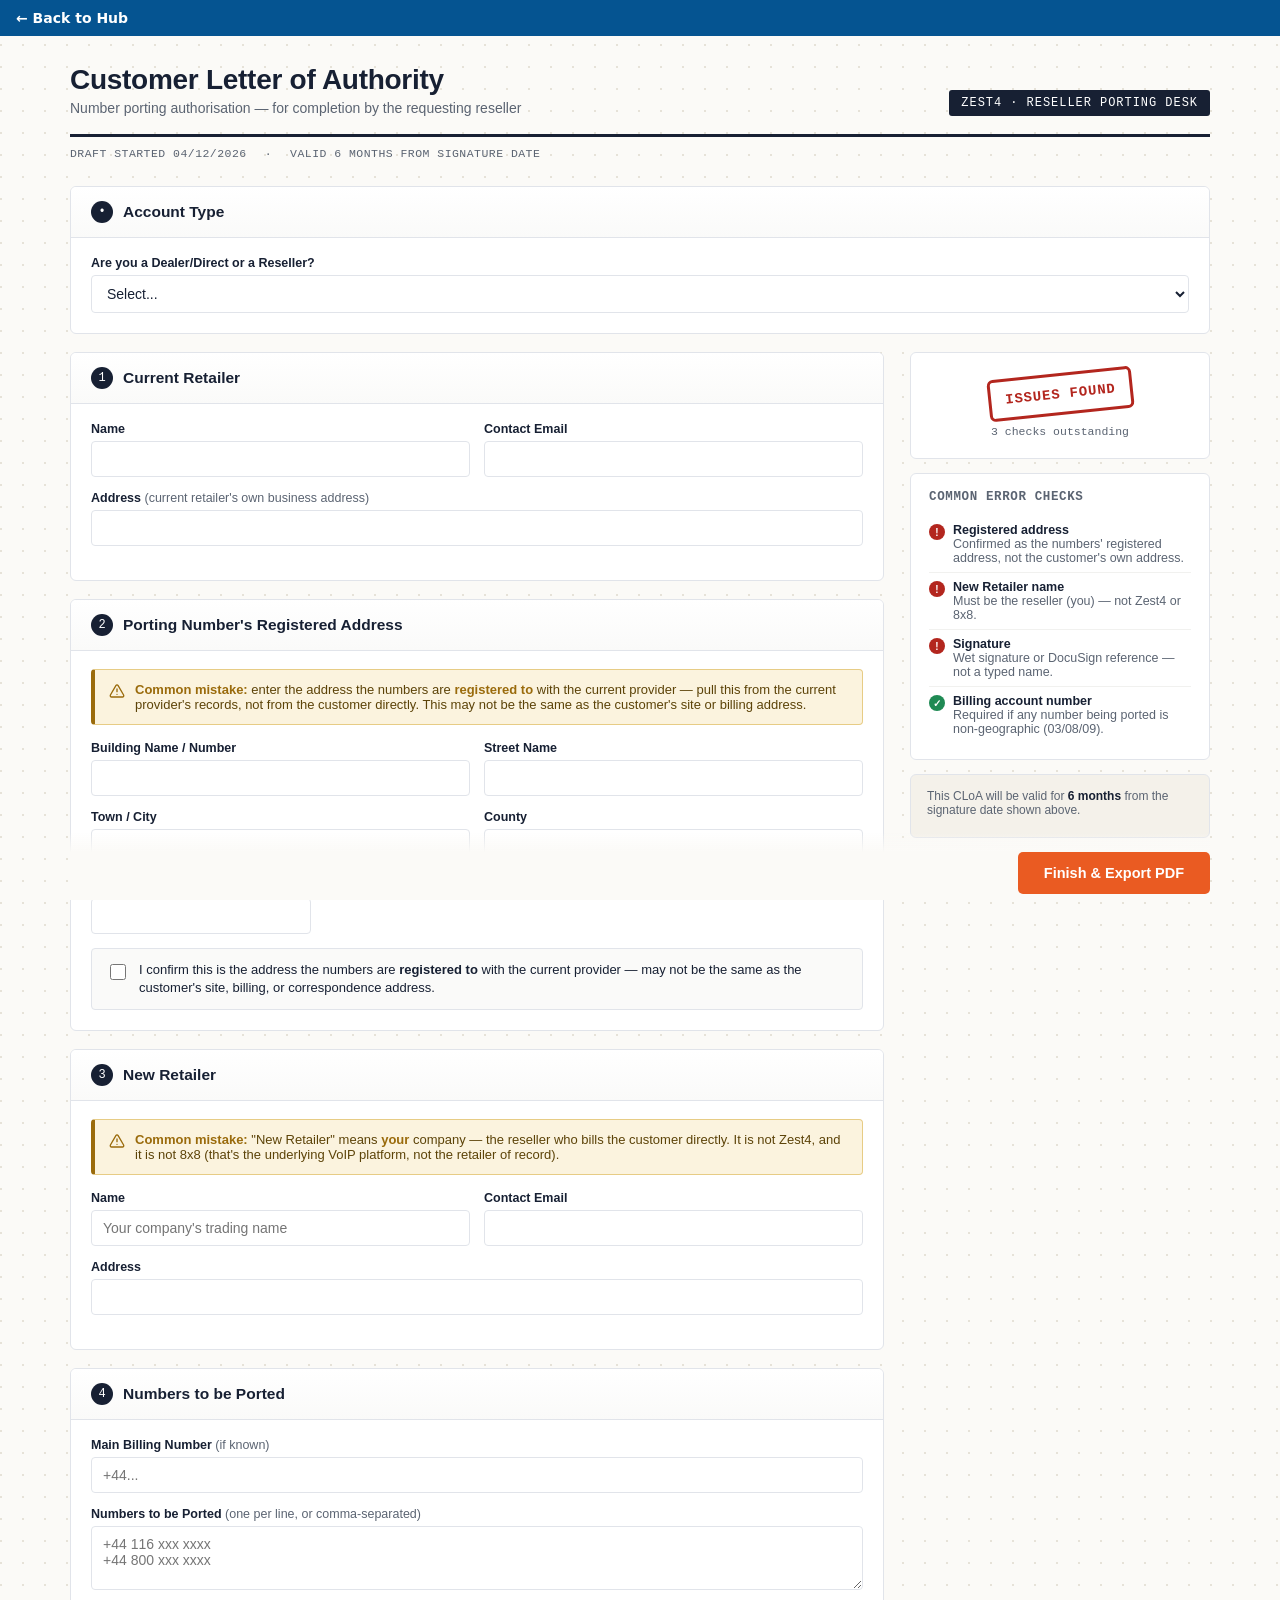
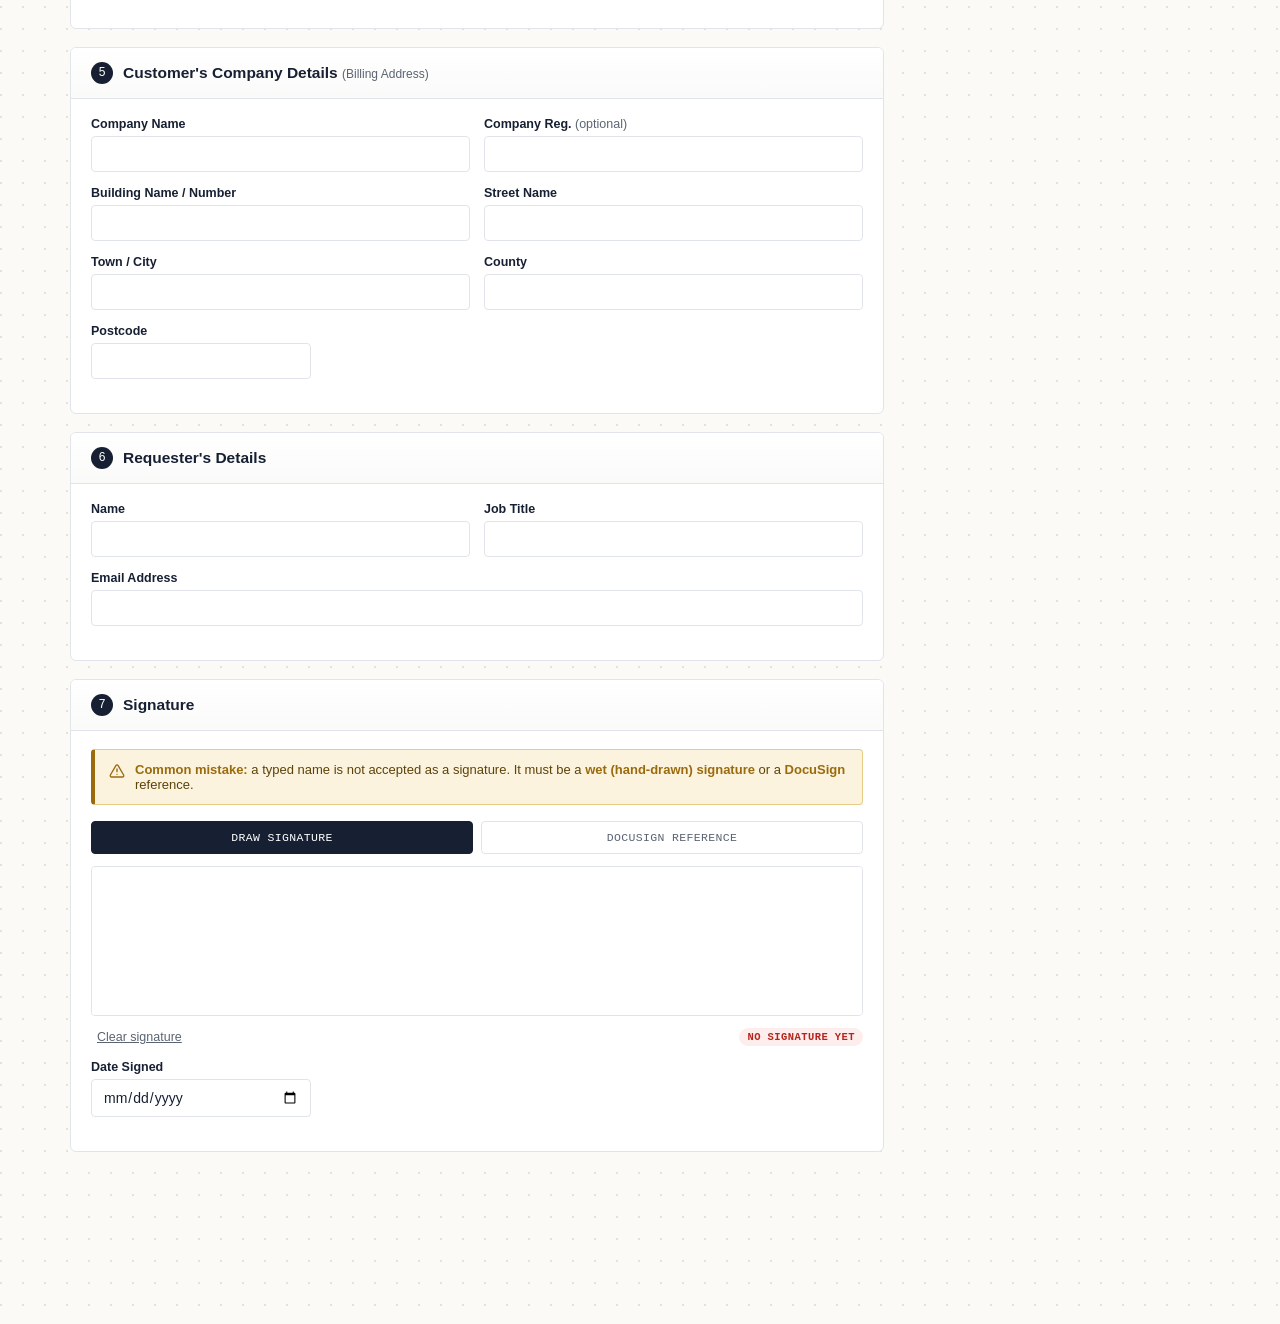
<file: tools/cloa-form.html>
<!DOCTYPE html>
<html lang="en">
<head>
<meta charset="UTF-8">
<meta name="viewport" content="width=device-width, initial-scale=1.0">
<meta name="color-scheme" content="light only">
<title>Customer Letter of Authority — Number Porting</title>
<script src="../assets/vendor/jspdf.umd.min.js"></script>
<style>
  :root{
    --ink:#172033;
    --muted:#5B6472;
    --paper:#FBFAF7;
    --card:#FFFFFF;
    --line:#E1E4EA;
    --orange:#EA5B22;
    --orange-dark:#C74A18;
    --error:#B3261E;
    --error-bg:#FDEDEC;
    --warn:#9A6B0C;
    --warn-bg:#FBF3DE;
    --ok:#1F8A54;
    --ok-bg:#E9F7EF;
    --mono: 'JetBrains Mono', 'Courier New', monospace;
  }
  *{box-sizing:border-box;}
  html,body{margin:0;padding:0;background:var(--paper);color:var(--ink);font-family:'Inter',-apple-system,BlinkMacSystemFont,'Segoe UI',sans-serif;}
  body{
    background-image:
      radial-gradient(circle at 1px 1px, #E6E2D8 1px, transparent 0);
    background-size: 22px 22px;
  }
  .wrap{max-width:1180px;margin:0 auto;padding:28px 20px 80px;}

  /* Header */
  .masthead{
    display:flex;align-items:flex-end;justify-content:space-between;
    border-bottom:3px solid var(--ink);
    padding-bottom:18px;margin-bottom:6px;flex-wrap:wrap;gap:12px;
  }
  .masthead h1{
    font-family:'Space Grotesk','Inter',sans-serif;
    font-size:28px;letter-spacing:-0.01em;margin:0 0 4px;
  }
  .masthead p{margin:0;color:var(--muted);font-size:14px;}
  .zest-badge{
    background:var(--ink);color:#fff;font-family:var(--mono);
    font-size:12px;letter-spacing:0.08em;padding:6px 12px;border-radius:3px;
    text-transform:uppercase;
  }
  .form-meta-strip{
    display:flex;gap:18px;flex-wrap:wrap;font-family:var(--mono);
    font-size:11.5px;color:var(--muted);text-transform:uppercase;letter-spacing:0.04em;
    margin:10px 0 26px;
  }

  .layout{display:grid;grid-template-columns:1fr 300px;gap:26px;align-items:start;}
  @media (max-width: 880px){ .layout{grid-template-columns:1fr;} .sidebar{position:static !important;order:-1;} }

  /* Sections */
  .section{
    background:var(--card);border:1px solid var(--line);border-radius:6px;
    margin-bottom:18px;overflow:hidden;
  }
  .section-head{
    display:flex;align-items:center;gap:10px;
    padding:14px 20px;border-bottom:1px solid var(--line);
    background:linear-gradient(180deg,#fff, #FAFAF9);
  }
  .section-num{
    font-family:var(--mono);font-size:12px;color:#fff;background:var(--ink);
    width:22px;height:22px;border-radius:50%;display:flex;align-items:center;justify-content:center;flex:0 0 auto;
  }
  .section-head h2{font-size:15.5px;margin:0;font-family:'Space Grotesk','Inter',sans-serif;}
  .section-body{padding:18px 20px 20px;}

  .field-grid{display:grid;grid-template-columns:1fr 1fr;gap:14px;}
  .field-grid.single{grid-template-columns:1fr;}
  @media (max-width:600px){.field-grid{grid-template-columns:1fr;}}

  label{display:block;font-size:12.5px;font-weight:600;color:var(--ink);margin-bottom:5px;}
  label .opt{font-weight:400;color:var(--muted);}
  input[type=text],input[type=email],input[type=date],textarea,select{
    width:100%;padding:9px 11px;border:1px solid var(--line);border-radius:4px;
    font-size:14px;font-family:inherit;background:#fff;color:var(--ink);
    transition:border-color .15s, box-shadow .15s;
  }
  input:focus,textarea:focus,select:focus{outline:none;border-color:var(--ink);box-shadow:0 0 0 3px rgba(23,32,51,0.08);}
  textarea{resize:vertical;min-height:64px;}
  .field{margin-bottom:14px;}

  .field.has-error input, .field.has-error textarea{border-color:var(--error);background:var(--error-bg);}
  .err-msg{display:none;color:var(--error);font-size:12.5px;margin-top:5px;font-weight:600;}
  .field.has-error .err-msg{display:block;}

  .warning-banner{
    display:flex;gap:10px;background:var(--warn-bg);border:1px solid #E7CC85;
    border-left:4px solid var(--warn);border-radius:4px;padding:12px 14px;margin-bottom:16px;font-size:13px;color:#5c4308;
  }
  .warning-banner b{color:var(--warn);}
  .warning-banner svg{flex:0 0 auto;margin-top:1px;}

  .check-row{
    display:flex;align-items:flex-start;gap:10px;background:#FAFAF9;border:1px solid var(--line);
    border-radius:4px;padding:12px 14px;margin-top:4px;
  }
  .check-row input[type=checkbox]{margin-top:3px;width:16px;height:16px;flex:0 0 auto;accent-color:var(--orange);}
  .check-row label{margin:0;font-size:13px;font-weight:500;line-height:1.4;}

  .conditional-field{
    margin-top:12px;padding:12px 14px;border-radius:4px;border:1px dashed var(--line);background:#FAFAF9;
  }
  .conditional-field.required-now{border-color:var(--error);background:var(--error-bg);}

  .pill{
    display:inline-flex;align-items:center;gap:5px;font-family:var(--mono);font-size:10.5px;
    text-transform:uppercase;letter-spacing:0.04em;padding:3px 8px;border-radius:20px;font-weight:600;
  }
  .pill.pill-ok{background:var(--ok-bg);color:var(--ok);}
  .pill.pill-error{background:var(--error-bg);color:var(--error);}
  .pill.pill-warn{background:var(--warn-bg);color:var(--warn);}

  /* Signature */
  .sig-modes{display:flex;gap:8px;margin-bottom:12px;}
  .sig-mode-btn{
    flex:1;padding:9px;border:1px solid var(--line);background:#fff;border-radius:4px;
    font-family:var(--mono);font-size:11.5px;text-transform:uppercase;letter-spacing:0.03em;cursor:pointer;color:var(--muted);
  }
  .sig-mode-btn.active{border-color:var(--ink);background:var(--ink);color:#fff;}
  #sigCanvas{
    width:100%;height:150px;border:1px solid var(--line);border-radius:4px;background:
      repeating-linear-gradient(0deg, transparent, transparent 29px, #EEEBE2 30px), #fff;
    touch-action:none;cursor:crosshair;
  }
  .sig-actions{display:flex;justify-content:space-between;align-items:center;margin-top:8px;}
  .clear-btn{background:none;border:none;color:var(--muted);font-size:12.5px;cursor:pointer;text-decoration:underline;}
  .docusign-box{display:none;}
  .docusign-box.active{display:block;}

  /* Sidebar */
  .sidebar{position:sticky;top:20px;display:flex;flex-direction:column;gap:14px;}
  .stamp-card{
    background:var(--card);border:1px solid var(--line);border-radius:6px;padding:20px;text-align:center;
    position:relative;overflow:hidden;
  }
  .stamp{
    display:inline-block;border:3px solid var(--error);color:var(--error);
    font-family:var(--mono);font-weight:700;font-size:14px;letter-spacing:0.06em;
    padding:10px 14px;border-radius:6px;transform:rotate(-6deg);
    text-transform:uppercase;transition:all .25s;
  }
  .stamp.ready{border-color:var(--ok);color:var(--ok);transform:rotate(-4deg);}
  .stamp-sub{font-size:11.5px;color:var(--muted);margin-top:10px;font-family:var(--mono);}

  .checklist{background:var(--card);border:1px solid var(--line);border-radius:6px;padding:16px 18px;}
  .checklist h3{font-size:12.5px;text-transform:uppercase;letter-spacing:0.05em;margin:0 0 12px;color:var(--muted);font-family:var(--mono);}
  .check-item{display:flex;align-items:flex-start;gap:8px;font-size:12.5px;padding:7px 0;border-bottom:1px solid #F1F1EF;}
  .check-item:last-child{border-bottom:none;}
  .check-icon{width:16px;height:16px;flex:0 0 auto;border-radius:50%;display:flex;align-items:center;justify-content:center;font-size:10px;color:#fff;font-weight:700;margin-top:1px;}
  .check-icon.ok{background:var(--ok);}
  .check-icon.bad{background:var(--error);}
  .check-text b{display:block;color:var(--ink);}
  .check-text span{color:var(--muted);}

  .validity-note{background:#F4F1EA;border:1px solid var(--line);border-radius:6px;padding:14px 16px;font-size:12px;color:var(--muted);}
  .validity-note b{color:var(--ink);}

  .finish-bar{
    position:sticky;bottom:0;background:linear-gradient(180deg, rgba(251,250,247,0) 0%, var(--paper) 30%);
    padding:20px 0 6px;margin-top:6px;display:flex;justify-content:flex-end;gap:10px;
  }
  .btn{
    font-family:'Space Grotesk','Inter',sans-serif;font-weight:600;font-size:14.5px;
    padding:13px 26px;border-radius:5px;border:none;cursor:pointer;
  }
  .btn-primary{background:var(--orange);color:#fff;}
  .btn-primary:hover{background:var(--orange-dark);}
  .btn-primary:disabled{background:#D8C9BE;cursor:not-allowed;}

  .required-star{color:var(--error);}
</style>
</head>
<body>
<style>
  #zest4BackToHub {
    position: sticky;
    top: 0;
    z-index: 9999;
    display: flex;
    align-items: center;
    gap: 6px;
    padding: 10px 16px;
    padding-top: calc(10px + env(safe-area-inset-top, 0px));
    background: #055491;
    color: #fff;
    font-family: 'Inter', system-ui, sans-serif;
    font-size: 14px;
    font-weight: 600;
    text-decoration: none;
    -webkit-tap-highlight-color: transparent;
  }
  #zest4BackToHub:active { background: #033B66; }
</style>
<a id="zest4BackToHub" href="../index.html" aria-label="Back to Cloud &amp; Connectivity Hub">&larr; Back to Hub</a>
<div class="wrap">

  <div class="masthead">
    <div>
      <h1>Customer Letter of Authority</h1>
      <p>Number porting authorisation — for completion by the requesting reseller</p>
    </div>
    <div class="zest-badge">Zest4 · Reseller Porting Desk</div>
  </div>
  <div class="form-meta-strip">
    <span id="metaDate">Draft started —</span>
    <span>·</span>
    <span>Valid 6 months from signature date</span>
  </div>

  <div class="section" id="accountTypeSection">
    <div class="section-head"><div class="section-num">•</div><h2>Account Type</h2></div>
    <div class="section-body">
      <div class="field-grid single">
        <div class="field" style="margin-bottom:0;">
          <label for="accountType">Are you a Dealer/Direct or a Reseller?</label>
          <select id="accountType">
            <option value="">Select...</option>
            <option value="dealer">Dealer / Direct</option>
            <option value="reseller">Reseller</option>
          </select>
        </div>
      </div>
      <div id="dealerNote" style="display:none;font-size:12.5px;color:var(--muted);margin-top:10px;">
        New Retailer details in Section 3 have been auto-filled with Zest4's details and are editable if needed.
      </div>
    </div>
  </div>

  <div class="layout">
    <div class="main">

      <!-- 1. Current Retailer -->
      <div class="section">
        <div class="section-head"><div class="section-num">1</div><h2>Current Retailer</h2></div>
        <div class="section-body">
          <div class="field-grid">
            <div class="field"><label>Name</label><input type="text" id="crName"></div>
            <div class="field"><label>Contact Email</label><input type="email" id="crEmail"></div>
          </div>
          <div class="field"><label>Address <span class="opt">(current retailer's own business address)</span></label><input type="text" id="crAddress"></div>
        </div>
      </div>

      <!-- 2. Porting Number's Registered Address -->
      <div class="section">
        <div class="section-head"><div class="section-num">2</div><h2>Porting Number's Registered Address</h2></div>
        <div class="section-body">
          <div class="warning-banner">
            <svg width="16" height="16" viewBox="0 0 24 24" fill="none"><path d="M12 9v4m0 4h.01M10.29 3.86l-8.18 14.18A2 2 0 0 0 3.82 21h16.36a2 2 0 0 0 1.71-3l-8.18-14.14a2 2 0 0 0-3.42 0z" stroke="#9A6B0C" stroke-width="2" stroke-linecap="round" stroke-linejoin="round"/></svg>
            <div><b>Common mistake:</b> enter the address the numbers are <b>registered to</b> with the current provider — pull this from the current provider's records, not from the customer directly. This may not be the same as the customer's site or billing address.</div>
          </div>
          <div class="field-grid">
            <div class="field"><label>Building Name / Number</label><input type="text" id="portBuilding"></div>
            <div class="field"><label>Street Name</label><input type="text" id="portStreet"></div>
          </div>
          <div class="field-grid">
            <div class="field"><label>Town / City</label><input type="text" id="portTown"></div>
            <div class="field"><label>County</label><input type="text" id="portCounty"></div>
          </div>
          <div class="field" style="max-width:220px;"><label>Postcode</label><input type="text" id="portPostcode"></div>

          <div class="check-row" id="portConfirmRow">
            <input type="checkbox" id="portConfirm">
            <label for="portConfirm">I confirm this is the address the numbers are <b>registered to</b> with the current provider — may not be the same as the customer's site, billing, or correspondence address.</label>
          </div>
        </div>
      </div>

      <!-- 3. New Retailer -->
      <div class="section">
        <div class="section-head"><div class="section-num">3</div><h2>New Retailer</h2></div>
        <div class="section-body">
          <div class="warning-banner" id="nrWarningBanner">
            <svg width="16" height="16" viewBox="0 0 24 24" fill="none"><path d="M12 9v4m0 4h.01M10.29 3.86l-8.18 14.18A2 2 0 0 0 3.82 21h16.36a2 2 0 0 0 1.71-3l-8.18-14.14a2 2 0 0 0-3.42 0z" stroke="#9A6B0C" stroke-width="2" stroke-linecap="round" stroke-linejoin="round"/></svg>
            <div id="nrWarningText"><b>Common mistake:</b> "New Retailer" means <b>your</b> company — the reseller who bills the customer directly. It is not Zest4, and it is not 8x8 (that's the underlying VoIP platform, not the retailer of record).</div>
          </div>
          <div class="field-grid">
            <div class="field" id="nrNameField"><label>Name</label><input type="text" id="nrName" placeholder="Your company's trading name"><div class="err-msg" id="nrNameErr"></div></div>
            <div class="field"><label>Contact Email</label><input type="email" id="nrEmail"></div>
          </div>
          <div class="field"><label>Address</label><input type="text" id="nrAddress"></div>
        </div>
      </div>

      <!-- 4. Numbers to be Ported -->
      <div class="section">
        <div class="section-head"><div class="section-num">4</div><h2>Numbers to be Ported</h2></div>
        <div class="section-body">
          <div class="field"><label>Main Billing Number <span class="opt">(if known)</span></label><input type="text" id="mbn" placeholder="+44..."></div>
          <div class="field">
            <label>Numbers to be Ported <span class="opt">(one per line, or comma-separated)</span></label>
            <textarea id="numbersList" placeholder="+44 116 xxx xxxx&#10;+44 800 xxx xxxx"></textarea>
          </div>
          <div class="conditional-field" id="nonGeoBox" style="display:none;">
            <div class="pill pill-warn" id="nonGeoPill">Non-geographic number detected</div>
            <div style="font-size:12.5px;color:var(--muted);margin-top:8px;">03 / 08 / 09 ranges are non-geographic. Zest4 <b>cannot</b> leave the Billing Account Number blank when porting these — it's required to trace the account.</div>
            <div class="field" style="margin-top:10px;margin-bottom:0;">
              <label>Billing Account Number <span class="required-star">*</span></label>
              <input type="text" id="billingAccNum">
              <div class="err-msg" id="billingAccErr"></div>
            </div>
          </div>
        </div>
      </div>

      <!-- 5. Customer Company Details -->
      <div class="section">
        <div class="section-head"><div class="section-num">5</div><h2>Customer's Company Details <span class="opt" style="font-weight:400;font-size:12px;color:var(--muted);">(Billing Address)</span></h2></div>
        <div class="section-body">
          <div class="field-grid">
            <div class="field"><label>Company Name</label><input type="text" id="compName"></div>
            <div class="field"><label>Company Reg. <span class="opt">(optional)</span></label><input type="text" id="compReg"></div>
          </div>
          <div class="field-grid">
            <div class="field"><label>Building Name / Number</label><input type="text" id="compBuilding"></div>
            <div class="field"><label>Street Name</label><input type="text" id="compStreet"></div>
          </div>
          <div class="field-grid">
            <div class="field"><label>Town / City</label><input type="text" id="compTown"></div>
            <div class="field"><label>County</label><input type="text" id="compCounty"></div>
          </div>
          <div class="field" style="max-width:220px;"><label>Postcode</label><input type="text" id="compPostcode"></div>
        </div>
      </div>

      <!-- 6. Requester Details -->
      <div class="section">
        <div class="section-head"><div class="section-num">6</div><h2>Requester's Details</h2></div>
        <div class="section-body">
          <div class="field-grid">
            <div class="field"><label>Name</label><input type="text" id="reqName"></div>
            <div class="field"><label>Job Title</label><input type="text" id="reqJobTitle"></div>
          </div>
          <div class="field"><label>Email Address</label><input type="email" id="reqEmail"></div>
        </div>
      </div>

      <!-- 7. Signature -->
      <div class="section">
        <div class="section-head"><div class="section-num">7</div><h2>Signature</h2></div>
        <div class="section-body">
          <div class="warning-banner">
            <svg width="16" height="16" viewBox="0 0 24 24" fill="none"><path d="M12 9v4m0 4h.01M10.29 3.86l-8.18 14.18A2 2 0 0 0 3.82 21h16.36a2 2 0 0 0 1.71-3l-8.18-14.14a2 2 0 0 0-3.42 0z" stroke="#9A6B0C" stroke-width="2" stroke-linecap="round" stroke-linejoin="round"/></svg>
            <div><b>Common mistake:</b> a typed name is not accepted as a signature. It must be a <b>wet (hand-drawn) signature</b> or a <b>DocuSign</b> reference.</div>
          </div>
          <div class="sig-modes">
            <button type="button" class="sig-mode-btn active" id="modeDraw">Draw signature</button>
            <button type="button" class="sig-mode-btn" id="modeDocusign">DocuSign reference</button>
          </div>
          <div id="drawBox">
            <canvas id="sigCanvas"></canvas>
            <div class="sig-actions">
              <button type="button" class="clear-btn" id="clearSig">Clear signature</button>
              <span class="pill pill-error" id="sigPill">No signature yet</span>
            </div>
          </div>
          <div class="docusign-box" id="docusignBox">
            <div class="field"><label>DocuSign Envelope ID / Reference</label><input type="text" id="docusignRef" placeholder="e.g. 3F8A2C-DE91-4B02..."></div>
          </div>
          <div class="field" style="max-width:220px;margin-top:14px;"><label>Date Signed</label><input type="date" id="dateSigned"></div>
        </div>
      </div>

    </div>

    <!-- Sidebar -->
    <div class="sidebar">
      <div class="stamp-card">
        <div class="stamp" id="stampEl">Issues Found</div>
        <div class="stamp-sub" id="stampSub">4 checks outstanding</div>
      </div>

      <div class="checklist">
        <h3>Common Error Checks</h3>
        <div class="check-item">
          <div class="check-icon bad" id="ic1">!</div>
          <div class="check-text"><b>Registered address</b><span>Confirmed as the numbers' registered address, not the customer's own address.</span></div>
        </div>
        <div class="check-item">
          <div class="check-icon bad" id="ic2">!</div>
          <div class="check-text"><b>New Retailer name</b><span>Must be the reseller (you) — not Zest4 or 8x8.</span></div>
        </div>
        <div class="check-item">
          <div class="check-icon bad" id="ic3">!</div>
          <div class="check-text"><b>Signature</b><span>Wet signature or DocuSign reference — not a typed name.</span></div>
        </div>
        <div class="check-item">
          <div class="check-icon bad" id="ic4">!</div>
          <div class="check-text"><b>Billing account number</b><span>Required if any number being ported is non-geographic (03/08/09).</span></div>
        </div>
      </div>

      <div class="validity-note">
        This CLoA will be valid for <b>6 months</b> from the signature date shown above.<br>
        <span id="expiryLine" style="display:block;margin-top:6px;"></span>
      </div>
    </div>
  </div>

  <div class="finish-bar">
    <button class="btn btn-primary" id="finishBtn">Finish &amp; Export PDF</button>
  </div>

</div>

<script>
// ---------- date meta ----------
document.getElementById('metaDate').textContent = 'Draft started ' + new Date().toLocaleDateString('en-GB');

// ---------- Signature pad ----------
const canvas = document.getElementById('sigCanvas');
const ctx = canvas.getContext('2d');
let drawing = false, hasSignature = false, lastX=0, lastY=0;

function resizeCanvas(){
  const ratio = window.devicePixelRatio || 1;
  const rect = canvas.getBoundingClientRect();
  // Preserve an in-progress signature across resizes (e.g. orientation change)
  const previous = hasSignature ? canvas.toDataURL('image/png') : null;

  canvas.width = rect.width * ratio;
  canvas.height = rect.height * ratio;
  ctx.scale(ratio, ratio);
  ctx.lineWidth = 2.2;
  ctx.lineCap = 'round';
  ctx.strokeStyle = '#000000';

  // Bake an OPAQUE WHITE background into the actual pixel data, not just CSS.
  // Without this the canvas is transparent everywhere except the ink, and
  // transparent regions render as solid BLACK in most PDF viewers once
  // exported — which is what made the signature unreadable in the PDF.
  ctx.fillStyle = '#FFFFFF';
  ctx.fillRect(0, 0, rect.width, rect.height);

  if (previous) {
    const img = new Image();
    img.onload = () => ctx.drawImage(img, 0, 0, rect.width, rect.height);
    img.src = previous;
  }
}
window.addEventListener('resize', resizeCanvas);
resizeCanvas();

function pos(e){
  const rect = canvas.getBoundingClientRect();
  if(e.touches && e.touches[0]) return {x: e.touches[0].clientX-rect.left, y: e.touches[0].clientY-rect.top};
  return {x: e.clientX-rect.left, y: e.clientY-rect.top};
}
function start(e){ drawing = true; const p = pos(e); lastX=p.x; lastY=p.y; e.preventDefault(); }
function move(e){
  if(!drawing) return;
  const p = pos(e);
  ctx.beginPath(); ctx.moveTo(lastX,lastY); ctx.lineTo(p.x,p.y); ctx.stroke();
  lastX=p.x; lastY=p.y; hasSignature = true; e.preventDefault();
  runChecks();
}
function end(){ drawing = false; }
canvas.addEventListener('mousedown', start);
canvas.addEventListener('mousemove', move);
window.addEventListener('mouseup', end);
canvas.addEventListener('touchstart', start, {passive:false});
canvas.addEventListener('touchmove', move, {passive:false});
canvas.addEventListener('touchend', end);

document.getElementById('clearSig').addEventListener('click', () => {
  const rect = canvas.getBoundingClientRect();
  ctx.fillStyle = '#FFFFFF';
  ctx.fillRect(0, 0, rect.width, rect.height);
  hasSignature = false;
  runChecks();
});

// Signature mode toggle
let sigMode = 'draw';
const modeDraw = document.getElementById('modeDraw');
const modeDocusign = document.getElementById('modeDocusign');
const drawBox = document.getElementById('drawBox');
const docusignBox = document.getElementById('docusignBox');
modeDraw.addEventListener('click', () => {
  sigMode = 'draw'; modeDraw.classList.add('active'); modeDocusign.classList.remove('active');
  drawBox.style.display='block'; docusignBox.classList.remove('active'); runChecks();
});
modeDocusign.addEventListener('click', () => {
  sigMode = 'docusign'; modeDocusign.classList.add('active'); modeDraw.classList.remove('active');
  drawBox.style.display='none'; docusignBox.classList.add('active'); runChecks();
});

// ---------- New Retailer name check ----------
const nrNameInput = document.getElementById('nrName');
const bannedTerms = /zest\s*4|8\s*x\s*8|callswitch/i;
let isDealer = false;
function checkNrName(){
  const field = document.getElementById('nrNameField');
  const errEl = document.getElementById('nrNameErr');
  const val = nrNameInput.value.trim();
  let ok = true, msg = '';
  if(val.length === 0){ ok = false; }
  else if(!isDealer && bannedTerms.test(val)){
    ok = false;
    msg = 'This should be your company\'s name — not Zest4 or 8x8.';
  }
  if(!ok && msg){ field.classList.add('has-error'); errEl.textContent = msg; }
  else { field.classList.remove('has-error'); errEl.textContent=''; }
  return ok && val.length > 0 && (isDealer || !bannedTerms.test(val));
}
nrNameInput.addEventListener('input', () => { checkNrName(); runChecks(); });

// ---------- Account Type (Dealer/Direct vs Reseller) ----------
const accountTypeSelect = document.getElementById('accountType');
const dealerNote = document.getElementById('dealerNote');
const nrWarningText = document.getElementById('nrWarningText');
const nrEmailInput = document.getElementById('nrEmail');
const nrAddressInput = document.getElementById('nrAddress');
const defaultNrWarning = nrWarningText.innerHTML;
const dealerNrWarning = '<b>Dealer/Direct selected:</b> the New Retailer details below have been auto-filled with Zest4\'s details.';

accountTypeSelect.addEventListener('change', () => {
  isDealer = accountTypeSelect.value === 'dealer';

  if(isDealer){
    nrNameInput.value = 'Zest 4';
    nrEmailInput.value = 'ccprovisioning@zest4.com';
    nrAddressInput.value = '50 Alderley Rd, Wilmslow SK9 1NY';
    dealerNote.style.display = 'block';
    nrWarningText.innerHTML = dealerNrWarning;
  } else {
    dealerNote.style.display = 'none';
    nrWarningText.innerHTML = defaultNrWarning;
  }

  checkNrName();
  runChecks();
});

// ---------- Non-geographic number detection ----------
const numbersList = document.getElementById('numbersList');
const nonGeoBox = document.getElementById('nonGeoBox');
const billingAccNum = document.getElementById('billingAccNum');
const billingAccErr = document.getElementById('billingAccErr');

function detectNonGeo(){
  const raw = numbersList.value + '\n' + document.getElementById('mbn').value;
  const parts = raw.split(/[\n,]/).map(s => s.trim()).filter(Boolean);
  let found = false;
  parts.forEach(p => {
    let digits = p.replace(/[^\d+]/g,'');
    digits = digits.replace(/^\+44/, '0').replace(/^0044/, '0');
    if(!digits.startsWith('0')) digits = '0' + digits;
    if(/^0(3|8|9)/.test(digits)) found = true;
  });
  return found;
}

function updateNonGeo(){
  const isNonGeo = detectNonGeo();
  nonGeoBox.style.display = isNonGeo ? 'block' : 'none';
  if(isNonGeo){
    const filled = billingAccNum.value.trim().length > 0;
    nonGeoBox.classList.toggle('required-now', !filled);
    if(!filled){ billingAccErr.textContent = 'Required for non-geographic numbers — cannot be left blank.'; }
    else { billingAccErr.textContent = ''; }
  } else {
    nonGeoBox.classList.remove('required-now');
    billingAccErr.textContent = '';
  }
  return isNonGeo;
}
numbersList.addEventListener('input', () => { updateNonGeo(); runChecks(); });
document.getElementById('mbn').addEventListener('input', () => { updateNonGeo(); runChecks(); });
billingAccNum.addEventListener('input', () => { updateNonGeo(); runChecks(); });

// ---------- Expiry date ----------
const dateSigned = document.getElementById('dateSigned');
function updateExpiry(){
  const el = document.getElementById('expiryLine');
  if(!dateSigned.value){ el.textContent = ''; return; }
  const d = new Date(dateSigned.value);
  d.setMonth(d.getMonth()+6);
  el.innerHTML = 'Expires: <b>' + d.toLocaleDateString('en-GB') + '</b>';
}
dateSigned.addEventListener('change', updateExpiry);

// ---------- Master check runner ----------
function runChecks(){
  const c1 = document.getElementById('portConfirm').checked;
  const c2 = checkNrName();
  const c3 = sigMode === 'draw' ? hasSignature : document.getElementById('docusignRef').value.trim().length > 0;
  const isNonGeo = updateNonGeo();
  const c4 = !isNonGeo || billingAccNum.value.trim().length > 0;

  setIcon('ic1', c1); setIcon('ic2', c2); setIcon('ic3', c3); setIcon('ic4', c4);

  const sigPill = document.getElementById('sigPill');
  sigPill.textContent = c3 ? 'Signature captured' : 'No signature yet';
  sigPill.className = 'pill ' + (c3 ? 'pill-ok' : 'pill-error');

  const allOk = c1 && c2 && c3 && c4;
  const outstanding = [c1,c2,c3,c4].filter(x => !x).length;
  const stamp = document.getElementById('stampEl');
  const stampSub = document.getElementById('stampSub');
  if(allOk){
    stamp.textContent = 'Ready to Submit'; stamp.classList.add('ready');
    stampSub.textContent = 'All checks passed';
  } else {
    stamp.textContent = 'Issues Found'; stamp.classList.remove('ready');
    stampSub.textContent = outstanding + ' check' + (outstanding === 1 ? '' : 's') + ' outstanding';
  }
  return allOk;
}
function setIcon(id, ok){
  const el = document.getElementById(id);
  el.textContent = ok ? '✓' : '!';
  el.className = 'check-icon ' + (ok ? 'ok' : 'bad');
}
document.getElementById('portConfirm').addEventListener('change', runChecks);
document.getElementById('docusignRef').addEventListener('input', runChecks);

runChecks();

// ---------- PDF Export ----------
document.getElementById('finishBtn').addEventListener('click', () => {
  const ok = runChecks();
  if(!ok){
    alert('This CLoA has outstanding issues (see the checklist on the right). Please resolve them before exporting.');
    return;
  }
  generatePDF();
});

function v(id){ return document.getElementById(id).value.trim(); }

function generatePDF(){
  const { jsPDF } = window.jspdf;
  const doc = new jsPDF({ unit: 'pt', format: 'a4' });
  const pageW = doc.internal.pageSize.getWidth();
  const marginX = 48;
  let y = 50;

  doc.setFont('helvetica','bold'); doc.setFontSize(17);
  doc.text('Customer Letter of Authority (CLoA)', marginX, y);
  y += 16;
  doc.setFont('helvetica','normal'); doc.setFontSize(10.5);
  doc.text('for the porting of numbers from one provider to another', marginX, y);
  y += 22;
  doc.setDrawColor(20,20,20); doc.line(marginX, y, pageW-marginX, y);
  y += 22;

  function section(title){
    doc.setFont('helvetica','bold'); doc.setFontSize(11.5);
    doc.setFillColor(23,32,51); doc.setTextColor(255,255,255);
    doc.rect(marginX, y-11, pageW - marginX*2, 16, 'F');
    doc.text(title, marginX+6, y);
    doc.setTextColor(0,0,0);
    y += 20;
  }
  function row(label, value, colWidth){
    colWidth = colWidth || (pageW - marginX*2);
    doc.setFont('helvetica','bold'); doc.setFontSize(9);
    doc.text(label, marginX, y);
    doc.setFont('helvetica','normal'); doc.setFontSize(10.5);
    const lines = doc.splitTextToSize(value || '—', colWidth);
    doc.text(lines, marginX, y+12);
    y += 12 + (lines.length * 12) + 6;
  }
  function twoCol(l1,v1,l2,v2){
    const half = (pageW - marginX*2)/2 - 10;
    doc.setFont('helvetica','bold'); doc.setFontSize(9);
    doc.text(l1, marginX, y);
    doc.text(l2, marginX + half + 20, y);
    doc.setFont('helvetica','normal'); doc.setFontSize(10.5);
    const l1lines = doc.splitTextToSize(v1 || '—', half);
    const l2lines = doc.splitTextToSize(v2 || '—', half);
    doc.text(l1lines, marginX, y+12);
    doc.text(l2lines, marginX + half + 20, y+12);
    y += 12 + Math.max(l1lines.length, l2lines.length)*12 + 6;
  }
  function checkPage(){ if(y > 760){ doc.addPage(); y = 50; } }

  section('Current Retailer');
  twoCol('NAME', v('crName'), 'CONTACT EMAIL', v('crEmail'));
  row('ADDRESS', v('crAddress'));
  checkPage();

  section("Porting Number's Registered Address");
  twoCol('BUILDING NAME / NUMBER', v('portBuilding'), 'STREET NAME', v('portStreet'));
  twoCol('TOWN / CITY', v('portTown'), 'COUNTY', v('portCounty'));
  row('POSTCODE', v('portPostcode'), 200);
  checkPage();

  section('New Retailer');
  twoCol('NAME', v('nrName'), 'CONTACT EMAIL', v('nrEmail'));
  row('ADDRESS', v('nrAddress'));
  checkPage();

  section('Numbers to be Ported');
  row('MAIN BILLING NUMBER (IF KNOWN)', v('mbn'));
  row('NUMBERS TO BE PORTED', v('numbersList').replace(/\n/g,', '));
  if(nonGeoBox.style.display !== 'none'){
    row('BILLING ACCOUNT NUMBER', v('billingAccNum'));
  }
  checkPage();

  section("Customer's Company Details (Billing Address)");
  twoCol('COMPANY NAME', v('compName'), 'COMPANY REG.', v('compReg'));
  twoCol('BUILDING NAME / NUMBER', v('compBuilding'), 'STREET NAME', v('compStreet'));
  twoCol('TOWN / CITY', v('compTown'), 'COUNTY', v('compCounty'));
  row('POSTCODE', v('compPostcode'), 200);
  checkPage();

  section("Requester's Details");
  twoCol('NAME', v('reqName'), 'JOB TITLE', v('reqJobTitle'));
  row('EMAIL ADDRESS', v('reqEmail'));
  checkPage();

  section('Authorisation');
  doc.setFont('helvetica','normal'); doc.setFontSize(9.5);
  const authText = "This CLoA is to notify the current provider that the customer shown above has decided to move their telephony services to a new provider and requires the numbers associated with those services to be ported to the new provider stated above. The new provider is authorised to act on the customer's behalf, including receiving any other service or site-specific details needed for the port to proceed. The customer recognises it is their responsibility to arrange the cessation of, or changes to, any other services provided by the current provider.";
  const authLines = doc.splitTextToSize(authText, pageW-marginX*2);
  doc.text(authLines, marginX, y);
  y += authLines.length*12 + 16;
  checkPage();

  section('Signature');
  if(sigMode === 'draw' && hasSignature){
    const imgData = canvas.toDataURL('image/png');
    doc.setFont('helvetica','bold'); doc.setFontSize(9);
    doc.text('SIGNED (WET SIGNATURE)', marginX, y);
    doc.addImage(imgData, 'PNG', marginX, y+6, 180, 60);
    y += 76;
  } else if(sigMode === 'docusign'){
    doc.setFont('helvetica','bold'); doc.setFontSize(9);
    doc.text('SIGNED VIA DOCUSIGN', marginX, y);
    doc.setFont('helvetica','normal'); doc.setFontSize(10.5);
    doc.text('Envelope reference: ' + v('docusignRef'), marginX, y+14);
    y += 30;
  }
  const dateVal = dateSigned.value ? new Date(dateSigned.value).toLocaleDateString('en-GB') : '—';
  doc.setFont('helvetica','bold'); doc.setFontSize(9);
  doc.text('DATE SIGNED', marginX, y);
  doc.setFont('helvetica','normal'); doc.setFontSize(10.5);
  doc.text(dateVal, marginX, y+12);
  y += 34;

  doc.setFont('helvetica','italic'); doc.setFontSize(9);
  let expiryText = 'This CLoA is valid for 6 months from the date signed above.';
  if(dateSigned.value){
    const exp = new Date(dateSigned.value); exp.setMonth(exp.getMonth()+6);
    expiryText += ' Expires ' + exp.toLocaleDateString('en-GB') + '.';
  }
  doc.text(expiryText, marginX, y);

  const custName = v('compName') || 'customer';
  const fname = 'CLoA_' + custName.replace(/[^a-z0-9]+/gi,'_') + '.pdf';
  doc.save(fname);
}
</script>
</body>
</html>
</file>
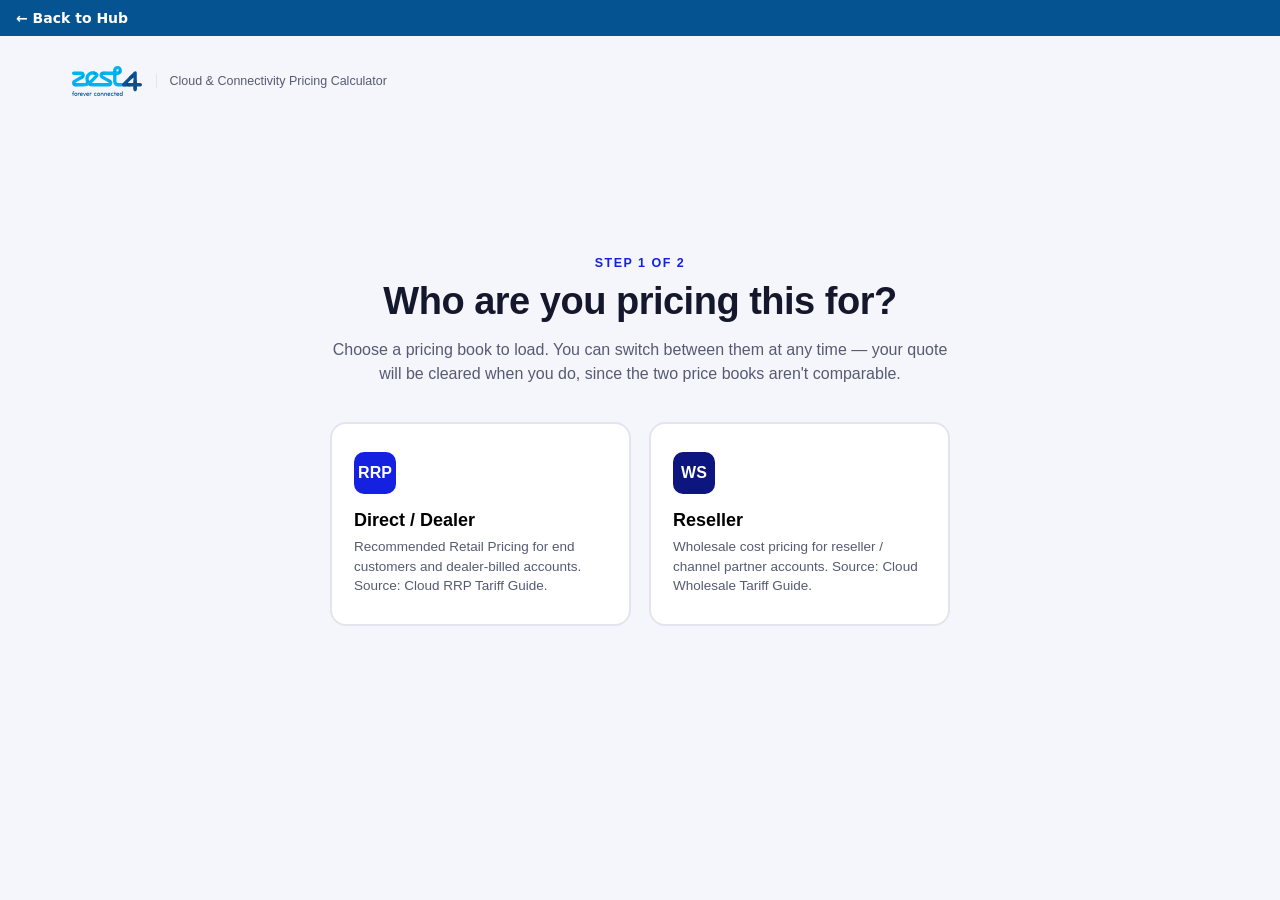
<file: tools/pricing-calculator.html>
<!DOCTYPE html>
<html lang="en">
<head>
<meta charset="UTF-8">
<meta name="viewport" content="width=device-width, initial-scale=1.0, viewport-fit=cover">
<title>Zest4 | Cloud & Connectivity Pricing Calculator</title>

<!-- PWA manifest, theme-color, icons and service worker registration are
     handled hub-wide by the root index.html / manifest.webmanifest / sw.js —
     this tool page doesn't need its own copies. -->

<script src="../assets/vendor/jspdf.umd.min.js"></script>
<style>
  :root{
    --z-blue: #1421e0;
    --z-blue-deep: #0d167f;
    --z-yellow: #ffd400;
    --ink: #15182c;
    --ink-soft: #565a72;
    --line: #e3e4ee;
    --bg: #f5f6fb;
    --card: #ffffff;
    --good: #0f9d58;
    --radius: 10px;
    font-size: 16px;
  }
  *{ box-sizing: border-box; }
  body{
    margin:0;
    font-family: 'Segoe UI', -apple-system, BlinkMacSystemFont, Roboto, Helvetica, Arial, sans-serif;
    background: var(--bg);
    color: var(--ink);
    -webkit-font-smoothing: antialiased;
  }
  .app{
    max-width: 1180px;
    margin: 0 auto;
    padding: 28px 20px 80px;
  }

  /* ---------- Header ---------- */
  .topbar{
    display:flex;
    align-items:center;
    justify-content: space-between;
    gap: 16px;
    margin-bottom: 28px;
    flex-wrap: wrap;
  }
  .brand{
    display:flex;
    align-items:center;
    gap: 12px;
  }
  .brand-logo{
    height: 34px;
    width: auto;
    display: block;
  }
  .brand-sub{
    font-size: 12.5px;
    color: var(--ink-soft);
    border-left: 1px solid var(--line);
    padding-left: 12px;
  }
  .mode-pill{
    display:flex;
    align-items:center;
    gap:8px;
    background: var(--card);
    border: 1px solid var(--line);
    border-radius: 999px;
    padding: 6px 14px 6px 6px;
    font-size: 13.5px;
    color: var(--ink-soft);
  }
  .mode-pill strong{
    color: var(--z-blue);
    font-weight: 700;
  }
  .mode-pill .dot{
    width:8px; height:8px; border-radius:50%;
    background: var(--good);
    flex: none;
  }
  .mode-pill button{
    border: none;
    background: transparent;
    color: var(--z-blue);
    font-size: 12.5px;
    font-weight: 600;
    cursor: pointer;
    padding: 4px 6px;
    border-radius: 6px;
  }
  .mode-pill button:hover{ background: #eef0ff; }

  /* ---------- Reseller Quote Builder wrapper ---------- */
  .reseller-app-bar{
    display:flex;
    justify-content: flex-start;
    margin-bottom: 12px;
  }
  .reseller-app-bar .pill-btn{
    display:flex;
    align-items:center;
    gap:8px;
    background: var(--card);
    border: 1px solid var(--line);
    border-radius: 999px;
    padding: 9px 16px;
    font-size: 13px;
    font-weight: 700;
    color: var(--ink-soft);
    cursor: pointer;
    transition: border-color .15s ease, background .15s ease;
  }
  .reseller-app-bar .pill-btn:hover{ border-color: var(--z-blue); background: #f4f5ff; color: var(--z-blue); }

  /* ---------- Gate screen ---------- */
  .gate{
    min-height: 70vh;
    display:flex;
    align-items:center;
    justify-content:center;
    text-align:center;
  }
  .gate-card{
    max-width: 620px;
  }
  .gate-eyebrow{
    font-size: 12.5px;
    font-weight: 700;
    letter-spacing: 1.5px;
    text-transform: uppercase;
    color: var(--z-blue);
    margin-bottom: 10px;
  }
  .gate h1{
    font-size: clamp(28px, 4vw, 38px);
    line-height: 1.15;
    margin: 0 0 14px;
    letter-spacing: -0.5px;
  }
  .gate p.lead{
    color: var(--ink-soft);
    font-size: 16px;
    margin: 0 0 36px;
    line-height: 1.5;
  }
  .gate-options{
    display:grid;
    grid-template-columns: 1fr 1fr;
    gap: 18px;
  }
  @media (max-width: 600px){
    .gate-options{ grid-template-columns: 1fr; }
  }
  .gate-btn{
    background: var(--card);
    border: 2px solid var(--line);
    border-radius: 16px;
    padding: 28px 22px;
    text-align: left;
    cursor: pointer;
    transition: border-color .15s ease, transform .15s ease, box-shadow .15s ease;
    font-family: inherit;
  }
  .gate-btn:hover{
    border-color: var(--z-blue);
    transform: translateY(-2px);
    box-shadow: 0 10px 24px rgba(20,33,224,0.12);
  }
  .gate-btn .icon{
    width: 42px; height: 42px;
    border-radius: 10px;
    background: var(--z-blue);
    display:flex; align-items:center; justify-content:center;
    margin-bottom: 16px;
    color: white;
    font-weight: 800;
    font-size: 16px;
  }
  .gate-btn.alt .icon{ background: var(--z-blue-deep); }
  .gate-btn h3{
    margin: 0 0 6px;
    font-size: 18px;
  }
  .gate-btn p{
    margin: 0;
    font-size: 13.5px;
    color: var(--ink-soft);
    line-height: 1.45;
  }

  /* ---------- Main layout ---------- */
  .layout{
    display: grid;
    grid-template-columns: 1.5fr 1fr;
    gap: 24px;
    align-items: start;
  }
  @media (max-width: 880px){
    .layout{ grid-template-columns: 1fr; }
  }

  .panel{
    background: var(--card);
    border: 1px solid var(--line);
    border-radius: var(--radius);
    padding: 20px;
  }
  .panel h2{
    font-size: 15px;
    margin: 0 0 16px;
    text-transform: uppercase;
    letter-spacing: 0.6px;
    color: var(--ink-soft);
  }

  /* ---------- Product selector ---------- */
  .selector-row{
    display:grid;
    grid-template-columns: 1fr 1fr;
    gap: 10px;
    margin-bottom: 14px;
  }
  @media (max-width: 520px){
    .selector-row{ grid-template-columns: 1fr; }
  }
  label.field-label{
    display:block;
    font-size: 12px;
    font-weight: 700;
    color: var(--ink-soft);
    margin-bottom: 6px;
    text-transform: uppercase;
    letter-spacing: 0.4px;
  }
  select, input[type="number"], input[type="text"]{
    width: 100%;
    padding: 10px 12px;
    border-radius: 8px;
    border: 1.5px solid var(--line);
    font-size: 14.5px;
    font-family: inherit;
    background: #fff;
    color: var(--ink);
  }
  select:focus, input:focus{
    outline: none;
    border-color: var(--z-blue);
  }
  .qty-row{
    display:flex;
    gap: 10px;
    align-items: end;
  }
  .qty-row .qty-field{ width: 110px; flex: none; }
  .add-btn{
    background: var(--z-blue);
    color: white;
    border: none;
    border-radius: 8px;
    padding: 11px 18px;
    font-weight: 700;
    font-size: 14px;
    cursor: pointer;
    flex: 1;
    transition: background .15s ease;
  }
  .add-btn:hover{ background: var(--z-blue-deep); }
  .add-btn:disabled{
    background: #c4c8e6;
    cursor: not-allowed;
  }

  .item-preview{
    background: #f8f9ff;
    border: 1px dashed var(--line);
    border-radius: 8px;
    padding: 12px 14px;
    font-size: 13.5px;
    color: var(--ink-soft);
    margin-bottom: 14px;
    min-height: 20px;
  }
  .item-preview strong{ color: var(--ink); }
  .item-preview .price-tag{
    color: var(--z-blue);
    font-weight: 700;
  }

  .notes-line{
    font-size: 12px;
    color: var(--ink-soft);
    font-style: italic;
    margin-top: -6px;
    margin-bottom: 14px;
  }

  /* Quick search */
  .search-wrap{ margin-bottom: 14px; }

  /* ---------- Quote list ---------- */
  .quote-empty{
    text-align:center;
    padding: 36px 12px;
    color: var(--ink-soft);
    font-size: 13.5px;
  }
  .quote-item{
    display:grid;
    grid-template-columns: 1fr auto auto auto;
    align-items: center;
    gap: 10px;
    padding: 12px 0;
    border-bottom: 1px solid var(--line);
  }
  .quote-item:last-child{ border-bottom: none; }
  .qi-name{
    font-size: 13.5px;
    font-weight: 600;
    line-height: 1.3;
  }
  .qi-name .qi-group{
    display:block;
    font-weight: 500;
    color: var(--ink-soft);
    font-size: 11.5px;
    text-transform: uppercase;
    letter-spacing: 0.3px;
    margin-bottom: 2px;
  }
  .qi-qty{
    display:flex;
    align-items:center;
    gap:6px;
  }
  .qi-qty button{
    width: 24px; height: 24px;
    border-radius: 6px;
    border: 1px solid var(--line);
    background: #fff;
    cursor: pointer;
    font-size: 14px;
    line-height: 1;
    color: var(--ink-soft);
  }
  .qi-qty button:hover{ background: #f1f2f9; }
  .qi-qty input{
    width: 42px;
    text-align: center;
    padding: 4px 2px;
    font-size: 13px;
  }
  .qi-price{
    font-size: 13.5px;
    color: var(--ink-soft);
    white-space: nowrap;
  }
  .qi-total{
    font-size: 14px;
    font-weight: 700;
    white-space: nowrap;
    min-width: 70px;
    text-align: right;
  }
  .qi-remove{
    background: none;
    border: none;
    color: #c0392b;
    cursor: pointer;
    font-size: 13px;
    padding: 4px 6px;
    border-radius: 6px;
  }
  .qi-remove:hover{ background: #fbeaea; }

  .qi-setup-note{
    font-size: 11px;
    color: var(--ink-soft);
    grid-column: 1 / -1;
    margin-top: -4px;
  }

  /* ---------- Totals ---------- */
  .totals-box{
    margin-top: 16px;
    padding-top: 16px;
    border-top: 2px solid var(--ink);
  }
  .totals-row{
    display:flex;
    justify-content: space-between;
    font-size: 13.5px;
    color: var(--ink-soft);
    margin-bottom: 8px;
  }
  .totals-row.grand{
    font-size: 19px;
    font-weight: 800;
    color: var(--ink);
    margin-top: 4px;
  }
  .totals-row.grand .val{ color: var(--z-blue); }

  .clear-btn{
    width: 100%;
    margin-top: 16px;
    background: transparent;
    border: 1.5px solid var(--line);
    color: var(--ink-soft);
    border-radius: 8px;
    padding: 10px;
    font-size: 13px;
    font-weight: 600;
    cursor: pointer;
  }
  .clear-btn:hover{
    border-color: #c0392b;
    color: #c0392b;
  }

  .footer-note{
    margin-top: 18px;
    font-size: 11.5px;
    color: var(--ink-soft);
    line-height: 1.5;
  }

  /* ---------- Call-routing gate (8x8 ring group check) ---------- */
  .call-gate-container{
    font-family: -apple-system, BlinkMacSystemFont, "Segoe UI", Roboto, Helvetica, Arial, sans-serif;
    background-color: #f8f9fa;
    color: #333;
    display: flex;
    justify-content: center;
    align-items: center;
    height: 100vh;
    margin: 0;
  }
  .call-gate-box{
    text-align: center;
    padding: 30px;
    background: #ffffff;
    border-radius: 8px;
    box-shadow: 0 4px 6px rgba(0,0,0,0.1);
    max-width: 400px;
  }
  .call-gate-hidden{
    display: none !important;
  }
  .call-gate-loader{
    border: 4px solid #f3f3f3;
    border-top: 4px solid #3498db;
    border-radius: 50%;
    width: 40px;
    height: 40px;
    animation: call-gate-spin 1s linear infinite;
    margin: 0 auto 20px auto;
  }
  @keyframes call-gate-spin {
    0% { transform: rotate(0deg); }
    100% { transform: rotate(360deg); }
  }

  /* ================================================================
     Mobile / Android web-app enhancements
     ================================================================ */
  html{
    -webkit-text-size-adjust: 100%;
    text-size-adjust: 100%;
  }
  body{
    overflow-x: hidden;
    /* Room for the Android gesture nav bar when installed as a standalone app */
    padding-bottom: env(safe-area-inset-bottom, 0);
  }
  button, .gate-btn, .add-btn, .clear-btn, .qi-qty button, .qi-remove,
  .mode-pill button, .pill-btn, .export-btn{
    touch-action: manipulation;
    -webkit-tap-highlight-color: transparent;
  }
  @media (max-width: 640px){
    .app{ padding: 16px 14px 90px; }
    .topbar{ margin-bottom: 18px; gap: 10px; }
    .brand-logo{ height: 28px; }
    .brand-sub{ font-size: 11px; padding-left: 10px; }
    .gate{ min-height: 60vh; }
    .gate h1{ font-size: 24px; }
    .gate p.lead{ font-size: 14.5px; margin-bottom: 24px; }
    .gate-btn{ padding: 20px 16px; }
    .panel{ padding: 16px; }
    .panel h2{ font-size: 13.5px; }

    /* Inputs/selects at 16px avoid accidental zoom-on-focus and are easier
       to tap accurately with a finger. */
    select, input[type="number"], input[type="text"], input[type="email"], input[type="tel"]{
      font-size: 16px;
      padding: 11px 12px;
    }

    /* Bigger, thumb-friendly quantity steppers and remove buttons */
    .qi-qty button{ width: 34px; height: 34px; font-size: 16px; }
    .qi-qty input{ width: 46px; font-size: 15px; padding: 6px 2px; }
    .qi-remove{ font-size: 14px; padding: 8px 10px; }
    .qty-row .qty-field{ width: 96px; }
    .add-btn{ padding: 13px 18px; font-size: 15px; }

    .mode-pill{ font-size: 12.5px; }
    .mode-pill button{ padding: 8px 8px; }

    .totals-row.grand{ font-size: 17px; }
    .clear-btn{ padding: 13px; }

    .export-row{ grid-template-columns: 1fr; }
    .export-btn{ padding: 14px 10px; font-size: 14px; }

    /* Quote line items: the 4-column grid (name / qty / price / total) is too
       tight on narrow phones. Switch to a wrapping flex row so the product
       name takes its own line and qty/price/total/remove flow beneath it,
       instead of squeezing everything horizontally or hiding data. */
    .quote-item{
      display: flex;
      flex-wrap: wrap;
      align-items: center;
      row-gap: 8px;
      column-gap: 12px;
    }
    .qi-name{ flex-basis: 100%; }
    .qi-price{ order: 2; margin-right: auto; }
    .qi-total{ order: 3; }
    .qi-remove{ order: 4; }
  }

  /* ---------- Hub navigation (matches other tool pages) ---------- */
  #zest4BackToHub {
    position: sticky;
    top: 0;
    z-index: 9999;
    display: flex;
    align-items: center;
    gap: 6px;
    padding: 10px 16px;
    padding-top: calc(10px + env(safe-area-inset-top, 0px));
    background: #055491;
    color: #fff;
    font-family: 'Inter', system-ui, sans-serif;
    font-size: 14px;
    font-weight: 600;
    text-decoration: none;
    -webkit-tap-highlight-color: transparent;
  }
  #zest4BackToHub:active { background: #033B66; }
</style>
</head>
<body>
<a id="zest4BackToHub" href="../index.html" aria-label="Back to Cloud &amp; Connectivity Hub">&larr; Back to Hub</a>

<!-- 1. CALL VERIFICATION GATE: shown briefly while we check the callee extension -->
<div id="checking-status" class="call-gate-container">
  <div class="call-gate-box">
    <div class="call-gate-loader"></div>
    <h2>Verifying Call Route...</h2>
    <p>Checking incoming extension filtering rules.</p>
  </div>
</div>

<!-- 2. PRICING CALCULATOR: only revealed if callee extension matches the target ring group -->
<div class="app call-gate-hidden" id="app"></div>

<script>
// Zest4 Cloud & Connectivity Pricing Data
// "rrp" = Direct/Dealer customer pricing (Tariff-Guide-Cloud-RRP-Latest)
// "ws"  = Reseller/Wholesale customer pricing (Tariff-Guide-Cloud-WS-Latest)
// All prices exc. VAT, GBP, per month unless billing/unit says otherwise.

const PRICING_DATA = {
  rrp: {
    label: "Direct / Dealer (RRP)",
    sourceNote: "Tariff Guide – Cloud RRP, updated May 2026",
    categories: [
      {
        id: "8x8-xseries",
        group: "8x8",
        name: "X Series Licences",
        billing: "per user / per month",
        items: [
          { name: "Lobby", price: 4.00, unit: "user/mo" },
          { name: "X1", price: 10.00, unit: "user/mo" },
          { name: "X2", price: 20.00, unit: "user/mo" },
          { name: "X3", price: 25.00, unit: "user/mo" },
          { name: "X4", price: 37.00, unit: "user/mo" },
          { name: "X6", price: 100.00, unit: "user/mo" },
          { name: "X7", price: 115.00, unit: "user/mo" },
          { name: "X8", price: 145.00, unit: "user/mo" },
        ],
        notes: "24 month term. Set up fee £15.00 per user. Revenue share 10–25%.",
      },
      {
        id: "8x8-numbers",
        group: "8x8",
        name: "Additional Items & Numbers",
        billing: "varies",
        items: [
          { name: "UK Virtual Number / DDI (rental)", price: 1.00, unit: "mo" },
          { name: "UK Toll Free Virtual Number (rental)", price: 4.00, unit: "mo" },
          { name: "International Virtual Number (rental)", price: 9.00, unit: "mo", setup: 10.00 },
          { name: "International Toll Free Virtual Number (rental)", price: 8.00, unit: "mo" },
          { name: "International Virtual Fax Number (rental)", price: 9.00, unit: "mo", setup: 10.00 },
        ],
      },
      {
        id: "8x8-porting",
        group: "8x8",
        name: "Porting Charges",
        billing: "one-off",
        items: [
          { name: "Successful Port", price: 0, unit: "one-off", note: "FOC" },
          { name: "Date Change", price: 30.00, unit: "one-off" },
          { name: "Order Rejected", price: 15.00, unit: "one-off" },
        ],
      },
      {
        id: "8x8-teams",
        group: "8x8",
        name: "Voice for Microsoft Teams",
        billing: "one-off / per seat",
        items: [
          { name: "Implementation Plus (≤250 seats)", price: 240.00, unit: "one-off" },
          { name: "Managed Implementation Services (251+ seats)", price: 1200.00, unit: "one-off" },
          { name: "Microsoft Teams Bolt-On", price: 0, unit: "mo", note: "FOC" },
        ],
      },
      {
        id: "8x8-call-recording",
        group: "8x8",
        name: "X Series Call Recording Storage",
        billing: "per licence / per month",
        items: [
          { name: "Cold Storage (1 year)", price: 1.95, unit: "licence/mo" },
          { name: "Cold Storage (2 years)", price: 2.45, unit: "licence/mo" },
          { name: "Cold Storage (3 years)", price: 2.95, unit: "licence/mo" },
          { name: "Cold Storage (4 years)", price: 3.45, unit: "licence/mo" },
          { name: "Cold Storage (5 years)", price: 3.90, unit: "licence/mo" },
          { name: "Cold Storage (6 years)", price: 4.30, unit: "licence/mo" },
          { name: "Cold Storage (7 years)", price: 4.60, unit: "licence/mo" },
          { name: "Cold Storage (8 years)", price: 4.90, unit: "licence/mo" },
          { name: "Cold Storage (9 years)", price: 5.15, unit: "licence/mo" },
          { name: "Cold Storage (10 years)", price: 5.30, unit: "licence/mo" },
          { name: "Hot Storage (130 Days)", price: 1.20, unit: "licence/mo" },
        ],
      },
      {
        id: "8x8-screen-recording",
        group: "8x8",
        name: "X Series Screen Recording Storage",
        billing: "per licence / per month",
        items: [
          { name: "Cold Storage (1 year)", price: 9.50, unit: "licence/mo" },
          { name: "Cold Storage (2 years)", price: 17.50, unit: "licence/mo" },
          { name: "Cold Storage (3 years)", price: 21.50, unit: "licence/mo" },
          { name: "Cold Storage (4 years)", price: 25.50, unit: "licence/mo" },
          { name: "Cold Storage (5 years)", price: 29.50, unit: "licence/mo" },
          { name: "Cold Storage (6 years)", price: 33.50, unit: "licence/mo" },
          { name: "Cold Storage (7 years)", price: 37.50, unit: "licence/mo" },
          { name: "Cold Storage (8 years)", price: 41.50, unit: "licence/mo" },
          { name: "Cold Storage (9 years)", price: 45.50, unit: "licence/mo" },
          { name: "Cold Storage (10 years)", price: 49.50, unit: "licence/mo" },
          { name: "Hot Storage (30 days)", price: 6.50, unit: "licence/mo" },
          { name: "Hot Storage (130 days)", price: 18.50, unit: "licence/mo" },
          { name: "Screen Recording Archive", price: 0.75, unit: "licence/mo" },
          { name: "Screen Recording Retention (10 days)", price: 7.50, unit: "licence/mo" },
          { name: "Screen Recording Retention (40 days)", price: 12.00, unit: "licence/mo" },
        ],
      },
      {
        id: "csw-licences",
        group: "CallSwitch One",
        name: "Main Licences",
        billing: "per user / per month",
        items: [
          { name: "With Hardware (Yealink T42U) – 36 Months", price: 15.75, unit: "user/mo", setup: 15.00 },
          { name: "With Hardware (Yealink T42U) – 48 Months", price: 12.75, unit: "user/mo", setup: 15.00 },
          { name: "With Hardware (Yealink T42U) – 60 Months", price: 11.50, unit: "user/mo", setup: 15.00 },
          { name: "Licence Only – 12 Months", price: 12.95, unit: "user/mo", setup: 15.00 },
        ],
      },
      {
        id: "csw-services",
        group: "CallSwitch One",
        name: "Additional Services",
        billing: "per user / per month",
        items: [
          { name: "Analytics Suite", price: 3.25, unit: "user/mo" },
          { name: "Call Recording (12 months storage)", price: 2.50, unit: "user/mo" },
          { name: "Call Recording (36 months storage)", price: 3.25, unit: "user/mo" },
          { name: "Call Recording (60 months storage)", price: 4.25, unit: "user/mo" },
          { name: "Virtual Mobile Number Bolt-On (12mo term)", price: 5.00, unit: "user/mo" },
        ],
      },
      {
        id: "csw-porting",
        group: "CallSwitch One",
        name: "Number Porting & Allocation",
        billing: "varies",
        items: [
          { name: "Standard Geographic Single/Non-Geo/Mobile Line", price: 10.00, unit: "number" },
          { name: "Standard Geographic Multi-line", price: 10.00, unit: "number", note: "up to max £50" },
          { name: "Date Change", price: 10.00, unit: "number" },
          { name: "Cancellation", price: 10.00, unit: "number" },
          { name: "Resubmissions", price: 10.00, unit: "order" },
          { name: "Rejection", price: 10.00, unit: "order" },
          { name: "Out of Hours - Mon to Fri", price: 250.00, unit: "order" },
          { name: "Out of Hours - Weekends", price: 500.00, unit: "order" },
          { name: "Porting Out", price: 5.00, unit: "number" },
          { name: "New Number Allocation (01/02/03)", price: 0, unit: "connection", note: "FOC" },
          { name: "New Number Subscription (per DDI)", price: 0.50, unit: "number/mo" },
          { name: "New Mobile Number Allocation", price: 0.50, unit: "number" },
          { name: "New Mobile Number Subscription", price: 1.00, unit: "number/mo" },
        ],
      },
      {
        id: "horizon-licences",
        group: "Horizon",
        name: "Licences",
        billing: "per user / per month",
        items: [
          { name: "Premium Licence – 36 Months", price: 12.95, unit: "user/mo" },
          { name: "Premium Licence – 60 Months", price: 11.95, unit: "user/mo" },
        ],
      },
      {
        id: "horizon-porting",
        group: "Horizon",
        name: "Porting Charges",
        billing: "varies",
        items: [
          { name: "Single Line Port Order", price: 12.00, unit: "CLI" },
          { name: "Multi Line Port Order (Aux)", price: 22.00, unit: "billing number" },
          { name: "Multi Line Port Order w/ DDI Block (up to 10)", price: 56.00, unit: "billing number" },
          { name: "Multi Line Port Order w/ DDI Block (11+)", price: 110.00, unit: "billing number" },
          { name: "OOH Porting (Evenings Mon-Fri)", price: 135.00, unit: "order/day" },
          { name: "OOH Porting (Saturday)", price: 270.00, unit: "order/day" },
          { name: "DMA Transfer w/ Block of 1000 DDIs", price: 550.00, unit: "billing number" },
          { name: "Geographic Porting Out", price: 15.00, unit: "number" },
          { name: "Error 01: Order Rejection", price: 15.00, unit: "order" },
          { name: "Error 02: Date Changed/Emergency Restore", price: 30.00, unit: "order" },
          { name: "Error 03: Cancellation by Partner", price: 15.00, unit: "order" },
          { name: "Error 04: Order Timed Out", price: 15.00, unit: "order" },
          { name: "Out of Hours Provisioning Support", price: 520.00, unit: "day" },
          { name: "Manual Pre-Port Test Call", price: 30.00, unit: "request" },
        ],
      },
      {
        id: "horizon-boltons",
        group: "Horizon",
        name: "Bolt-Ons (per user/month)",
        billing: "per user / per month",
        items: [
          { name: "Call Centre Agent", price: 5.00, unit: "user/mo" },
          { name: "Call Centre Supervisor Client", price: 25.00, unit: "user/mo" },
          { name: "Call Queue User", price: 2.00, unit: "user/mo" },
          { name: "Receptionist Console", price: 25.00, unit: "user/mo" },
          { name: "Horizon Integrator", price: 1.50, unit: "user/mo" },
          { name: "Horizon Integrator CRM", price: 4.00, unit: "user/mo" },
          { name: "Softphone", price: 2.50, unit: "user/mo" },
          { name: "Webex Basic", price: 5.50, unit: "user/mo" },
          { name: "Webex Standard", price: 9.00, unit: "user/mo" },
          { name: "Webex Premium", price: 21.50, unit: "user/mo" },
          { name: "Horizon Collaborate", price: 6.00, unit: "user/mo" },
        ],
      },
      {
        id: "horizon-mobile-boltons",
        group: "Horizon",
        name: "Mobile Bolt-Ons (shared minutes)",
        billing: "per bundle / per month",
        items: [
          { name: "Mobile Bolt-On 1000 (1000 shared mins)", price: 10.00, unit: "bundle/mo" },
          { name: "Mobile Bolt-On 3000 (3000 shared mins)", price: 30.00, unit: "bundle/mo" },
          { name: "Mobile Bolt-On 5000 (5000 shared mins)", price: 50.00, unit: "bundle/mo" },
          { name: "Mobile Bolt-On 10,000 (10,000 shared mins)", price: 100.00, unit: "bundle/mo" },
        ],
      },
      {
        id: "horizon-call-recording",
        group: "Horizon",
        name: "Call Recording (data storage)",
        billing: "per month",
        items: [
          { name: "Call Recording 900MB", price: 12.50, unit: "mo" },
          { name: "Call Recording 1,800MB", price: 25.00, unit: "mo" },
          { name: "Call Recording 3,600MB", price: 43.50, unit: "mo" },
          { name: "Call Recording 9,000MB", price: 62.50, unit: "mo" },
          { name: "Call Recording 18,000MB", price: 100.00, unit: "mo" },
          { name: "Call Recording 45,000MB", price: 150.00, unit: "mo" },
          { name: "Call Recording 90,000MB", price: 225.00, unit: "mo" },
          { name: "Call Recording 180,000MB", price: 375.00, unit: "mo" },
          { name: "Call Recording 360,000MB", price: 625.00, unit: "mo" },
        ],
      },
      {
        id: "horizon-peruser-recording",
        group: "Horizon",
        name: "Per User Call Recording",
        billing: "per user / per month",
        items: [
          { name: "Business Call Recording – 3 Months", price: 2.00, unit: "user/mo" },
          { name: "Business Call Recording – 6 Months", price: 2.25, unit: "user/mo" },
          { name: "Business Call Recording – 12 Months", price: 2.50, unit: "user/mo" },
          { name: "Business Call Recording – 36 Months", price: 5.00, unit: "user/mo" },
          { name: "Compliant Call Recording – 84 Months", price: 12.50, unit: "user/mo" },
        ],
      },
      {
        id: "akixi",
        group: "Akixi",
        name: "Set Up (one-off)",
        billing: "one-off",
        items: [
          { name: "Akixi Lite Set Up", price: 110.00, unit: "one-off" },
          { name: "Akixi 1000 Set Up", price: 182.50, unit: "one-off" },
          { name: "Akixi 2000 Set Up", price: 472.50, unit: "one-off" },
          { name: "Akixi 3000 Set Up", price: 600.00, unit: "one-off" },
          { name: "Akixi Training", price: 355.00, unit: "one-off" },
        ],
      },
      {
        id: "akixi-rental",
        group: "Akixi",
        name: "Rental (per month)",
        billing: "per month",
        items: [
          { name: "Akixi Lite - Supervisor", price: 5.00, unit: "mo" },
          { name: "Akixi Lite - Extensions", price: 0.70, unit: "mo" },
          { name: "Akixi 1000 - Supervisor", price: 6.75, unit: "mo" },
          { name: "Akixi 1000 - Extensions", price: 2.10, unit: "mo" },
          { name: "Akixi 2000 - Supervisor", price: 25.75, unit: "mo" },
          { name: "Akixi 2000 - Extensions", price: 2.10, unit: "mo" },
          { name: "Akixi 3000 - Supervisor", price: 30.00, unit: "mo" },
          { name: "Akixi 3000 - Extensions", price: 2.10, unit: "mo" },
        ],
      },
      {
        id: "connectivity",
        group: "Connectivity",
        name: "SIP, FTTP & SoGEA",
        billing: "per month",
        items: [
          { name: "SIP Connection Fee (Per Site)", price: 70.00, unit: "one-off" },
          { name: "FTTP 80/20", price: 36.00, unit: "mo", setup: 85.00 },
          { name: "FTTP 160/30", price: 39.50, unit: "mo", setup: 85.00 },
          { name: "FTTP 330/50", price: 46.00, unit: "mo", setup: 85.00 },
          { name: "FTTP 550/75", price: 53.00, unit: "mo", setup: 85.00 },
          { name: "FTTP 1000/115", price: 59.00, unit: "mo", setup: 85.00 },
          { name: "SoGEA 80/20", price: 34.00, unit: "mo", setup: 40.00 },
        ],
      },
      {
        id: "engineering",
        group: "Engineering",
        name: "Site Survey, Install & Training",
        billing: "one-off / hourly",
        items: [
          { name: "Site Survey (1-50 Extensions)", price: 200.00, unit: "one-off" },
          { name: "Install (1-50 Ext, Half Day)", price: 250.00, unit: "one-off" },
          { name: "Install (1-50 Ext, Full Day)", price: 350.00, unit: "one-off" },
          { name: "On-site Training (2 Sessions)", price: 320.00, unit: "one-off" },
          { name: "On-site Training (4 Sessions)", price: 432.00, unit: "one-off" },
          { name: "Webinar Training (2 Sessions)", price: 270.00, unit: "one-off" },
          { name: "Webinar Training (4 Sessions)", price: 350.00, unit: "one-off" },
          { name: "On-site Admin Training (1 Session)", price: 320.00, unit: "one-off" },
          { name: "Webinar Admin Training (1 Session)", price: 270.00, unit: "one-off" },
          { name: "Out of Scope Remote Support", price: 200.00, unit: "hour" },
        ],
      },
      {
        id: "hw-8x8",
        group: "Hardware",
        name: "8x8 Hardware",
        billing: "one-off per unit",
        items: [
          { name: "Poly Edge E100 IP Phone PoE", price: 97.95, unit: "unit" },
          { name: "Poly Edge E100 IP Phone PoE (Amortised 36M)", price: 3.00, unit: "unit/mo" },
          { name: "Poly Edge E220 IP Phone PoE", price: 103.92, unit: "unit" },
          { name: "Poly Edge E220 IP Phone PoE (Amortised 36M)", price: 3.25, unit: "unit/mo" },
          { name: "Poly Edge E300 IP Phone PoE", price: 137.17, unit: "unit" },
          { name: "Poly Edge E300 IP Phone PoE (Amortised 36M)", price: 4.00, unit: "unit/mo" },
          { name: "Poly Edge E320 IP Phone PoE", price: 149.84, unit: "unit" },
          { name: "Poly Edge E320 IP Phone PoE (Amortised 36M)", price: 4.25, unit: "unit/mo" },
          { name: "Poly Edge E350 IP Phone PoE", price: 161.50, unit: "unit" },
          { name: "Poly Edge E350 IP Phone PoE (Amortised 36M)", price: 4.75, unit: "unit/mo" },
          { name: "Poly Edge E400", price: 166.39, unit: "unit" },
          { name: "Poly Edge E450", price: 211.28, unit: "unit" },
          { name: "Poly Edge E500 IP Phone PoE", price: 193.72, unit: "unit" },
          { name: "Poly Edge E500 IP Phone PoE (Amortised 36M)", price: 5.50, unit: "unit/mo" },
          { name: "Poly Edge E550 IP Phone PoE", price: 209.03, unit: "unit" },
          { name: "Poly Edge E550 IP Phone PoE (Amortised 36M)", price: 6.00, unit: "unit/mo" },
          { name: "Poly Edge Expansion Module E400+", price: 194.45, unit: "unit" },
          { name: "Poly Edge PSU", price: 13.97, unit: "unit" },
          { name: "Poly PSU CCX 500/600/700, Edge E500 – 48V UK", price: 31.97, unit: "unit" },
          { name: "Poly CCX 700", price: 385.11, unit: "unit" },
          { name: "Poly IP 6000 Speakerphone PoE", price: 502.59, unit: "unit" },
          { name: "Poly IP7000 Power Injector", price: 64.78, unit: "unit" },
          { name: "Poly CCX 350 PSU 5V/3A UK", price: 14.16, unit: "unit" },
          { name: "Polycom Rove 30 DECT IP Phone Handset", price: 118.87, unit: "unit" },
          { name: "Polycom Rove B2 DECT Base Station", price: 209.82, unit: "unit" },
          { name: "Polycom VVX X50 Power Supply", price: 20.74, unit: "unit" },
          { name: "RealPresence Trio 8800 (No Power Kit)", price: 465.57, unit: "unit" },
          { name: "Power Kit for Trio 8500 UK", price: 84.02, unit: "unit" },
          { name: "Power Kit for Trio 8800 / Trio Visual+", price: 84.02, unit: "unit" },
          { name: "Yealink SIP-T53", price: 100.37, unit: "unit" },
          { name: "Yealink SIP-T53 IP Phone PoE (Amortised 36M)", price: 3.00, unit: "unit/mo" },
          { name: "Yealink SIP T53W", price: 124.86, unit: "unit" },
          { name: "Yealink SIP-T53W IP Phone PoE (Amortised 36M)", price: 3.75, unit: "unit/mo" },
          { name: "Yealink SIP-T54W", price: 151.93, unit: "unit" },
          { name: "Yealink SIP-T54W IP Phone PoE (Amortised 36M)", price: 4.50, unit: "unit/mo" },
          { name: "Yealink SIP-T57W", price: 205.49, unit: "unit" },
          { name: "Yealink SIP-T57W IP Phone PoE (Amortised 36M)", price: 6.00, unit: "unit/mo" },
          { name: "Yealink SIP-T58W", price: 262.77, unit: "unit" },
          { name: "Yealink SIP-T58W IP Phone PoE (Amortised 36M)", price: 7.50, unit: "unit/mo" },
          { name: "Yealink SIP-T58W Pro Media IP Phone", price: 228.16, unit: "unit" },
          { name: "Yealink T33G IP Phone", price: 74.76, unit: "unit" },
          { name: "Yealink T42U", price: 88.77, unit: "unit" },
          { name: "Yealink T43U", price: 95.22, unit: "unit" },
          { name: "Yealink T48U", price: 188.09, unit: "unit" },
          { name: "Yealink W56H DECT Handset Only", price: 79.75, unit: "unit" },
          { name: "Yealink W56H DECT Handset (Amortised 36M)", price: 3.50, unit: "unit/mo" },
          { name: "Yealink W59R Rugged DECT Handset", price: 127.44, unit: "unit" },
          { name: "Yealink W70B DECT Base Station Only", price: 68.15, unit: "unit" },
          { name: "Yealink W76P (W70B + W56H)", price: 118.42, unit: "unit" },
          { name: "Yealink W79P (W70B + W59R)", price: 173.84, unit: "unit" },
          { name: "Yealink W79P (W70B + W59R) Amortised 36M", price: 5.00, unit: "unit/mo" },
          { name: "Yealink 10W Power Supply", price: 7.85, unit: "unit" },
          { name: "Yealink Power Supply T41/T42", price: 7.85, unit: "unit" },
          { name: "Yealink Power Supply T46/T48/T54W/T57W", price: 11.76, unit: "unit" },
          { name: "Audio Codes MP112 2 Port ATA", price: 147.99, unit: "unit" },
          { name: "Audio Codes MP114 4 Port ATA", price: 270.99, unit: "unit" },
          { name: "Audio Codes MP118 8 Port ATA", price: 430.99, unit: "unit" },
          { name: "Audio Codes MP124 24 Port FXS ATA", price: 1099.99, unit: "unit" },
          { name: "Grandstream HT814 ATA", price: 87.83, unit: "unit" },
          { name: "Obihai OBi 300 1 Port SIP ATA", price: 67.00, unit: "unit" },
        ],
        notes: "Source: 8x8 Hardware Pricelist. All prices exc. VAT, per unit.",
      },
      {
        id: "hw-csw",
        group: "Hardware",
        name: "CallSwitch One Hardware",
        billing: "one-off per unit",
        items: [
          { name: "Yealink T42U", price: 70.00, unit: "unit" },
          { name: "Yealink T42U (Hardware Bundle)", price: 0.00, unit: "unit", note: "FOC when bundled with licence" },
          { name: "Yealink T43U", price: 80.00, unit: "unit" },
          { name: "Yealink T43U (Hardware Bundle)", price: 20.00, unit: "unit", note: "Discounted with licence bundle" },
          { name: "Yealink T46U", price: 125.00, unit: "unit" },
          { name: "Yealink T46U (Hardware Bundle)", price: 70.00, unit: "unit", note: "Discounted with licence bundle" },
          { name: "Yealink T48U", price: 155.00, unit: "unit" },
          { name: "Yealink T48U (Hardware Bundle)", price: 100.00, unit: "unit", note: "Discounted with licence bundle" },
          { name: "Yealink T57W", price: 180.00, unit: "unit" },
          { name: "Yealink T57W (Hardware Bundle)", price: 125.00, unit: "unit", note: "Discounted with licence bundle" },
          { name: "Yealink W56H", price: 70.00, unit: "unit" },
          { name: "Yealink W56H (Hardware Bundle)", price: 5.00, unit: "unit", note: "Discounted with licence bundle" },
          { name: "Yealink W59R", price: 95.00, unit: "unit" },
          { name: "Yealink W59R (Hardware Bundle)", price: 40.00, unit: "unit", note: "Discounted with licence bundle" },
          { name: "Yealink W76P", price: 135.00, unit: "unit" },
          { name: "Yealink W76P (Hardware Bundle)", price: 30.00, unit: "unit", note: "Discounted with licence bundle" },
          { name: "Yealink W77P", price: 120.00, unit: "unit" },
          { name: "Yealink W77P (Hardware Bundle)", price: 65.00, unit: "unit", note: "Discounted with licence bundle" },
          { name: "Yealink W70B DECT Base Station Only", price: 68.15, unit: "unit" },
          { name: "Yealink Expansion Module EXP40", price: 60.00, unit: "unit" },
          { name: "Yealink Power Supply (T42U / T43U / T53)", price: 8.00, unit: "unit" },
          { name: "Yealink Power Supply (T46U / T48U / T54W)", price: 10.67, unit: "unit" },
          { name: "Grandstream GXV3370", price: 230.00, unit: "unit" },
          { name: "Grandstream GXV3370 (Hardware Bundle)", price: 175.00, unit: "unit", note: "Discounted with licence bundle" },
          { name: "Grandstream GXV3380", price: 350.00, unit: "unit" },
          { name: "Grandstream GXV3380 (Hardware Bundle)", price: 295.00, unit: "unit", note: "Discounted with licence bundle" },
          { name: "Grandstream WP820", price: 160.00, unit: "unit" },
          { name: "Grandstream WP820 (Hardware Bundle)", price: 95.00, unit: "unit", note: "Discounted with licence bundle" },
          { name: "Grandstream ATA 801", price: 45.00, unit: "unit" },
        ],
        notes: "Source: CS1 Hardware Pricelist. 'Hardware Bundle' prices apply when ordered alongside a CallSwitch One licence. All prices exc. VAT, per unit.",
      },
    ],
  },

  ws: {
    label: "Reseller (Wholesale)",
    sourceNote: "Tariff Guide – Cloud Wholesale, updated June 2026",
    categories: [
      {
        id: "8x8-engage",
        group: "8x8",
        name: "Engage",
        billing: "per seat / per month",
        items: [
          { name: "8x8 Engage – 24 Months", price: 27.50, unit: "seat/mo", setup: 30.00 },
          { name: "8x8 Engage – 36 Months", price: 27.00, unit: "seat/mo", setup: 30.00 },
          { name: "8x8 Engage – 60 Months", price: 26.00, unit: "seat/mo", setup: 30.00 },
        ],
        notes: "£30 setup fee per seat applies unless partner is trained to self-provision.",
      },
      {
        id: "8x8-xseries",
        group: "8x8",
        name: "X Series Licences",
        billing: "per user / per month",
        items: [
          { name: "Lobby – 24 Month Term", price: 3.50, unit: "user/mo" },
          { name: "X1 – 24 Month Term", price: 7.50, unit: "user/mo" },
          { name: "X1 – 36 Month Term", price: 7.00, unit: "user/mo" },
          { name: "X1 – 60 Month Term", price: 6.50, unit: "user/mo" },
          { name: "X2 – 24 Month Term", price: 13.50, unit: "user/mo" },
          { name: "X2 – 36 Month Term", price: 13.00, unit: "user/mo" },
          { name: "X2 – 60 Month Term", price: 12.50, unit: "user/mo" },
          { name: "X3 – 24 Month Term", price: 17.50, unit: "user/mo" },
          { name: "X3 – 36 Month Term", price: 17.00, unit: "user/mo" },
          { name: "X3 – 60 Month Term", price: 16.50, unit: "user/mo" },
          { name: "X4 – 24 Month Term", price: 25.00, unit: "user/mo" },
          { name: "X4 – 36 Month Term", price: 24.50, unit: "user/mo" },
          { name: "X4 – 60 Month Term", price: 24.00, unit: "user/mo" },
          { name: "X6 – 24 Month Term", price: 67.50, unit: "user/mo" },
          { name: "X6 – 36 Month Term", price: 65.50, unit: "user/mo" },
          { name: "X6 – 60 Month Term", price: 63.50, unit: "user/mo" },
          { name: "X7 – 24 Month Term", price: 77.50, unit: "user/mo" },
          { name: "X7 – 36 Month Term", price: 75.50, unit: "user/mo" },
          { name: "X7 – 60 Month Term", price: 73.50, unit: "user/mo" },
          { name: "X8 – 24 Month Term", price: 97.50, unit: "user/mo" },
          { name: "X8 – 36 Month Term", price: 94.50, unit: "user/mo" },
          { name: "X8 – 60 Month Term", price: 91.50, unit: "user/mo" },
        ],
        notes: "Set up fee £15.00 per user (all terms).",
      },
      {
        id: "8x8-numbers",
        group: "8x8",
        name: "Additional Items & Numbers",
        billing: "varies",
        items: [
          { name: "UK Virtual Number / DDI (rental)", price: 1.00, unit: "mo" },
          { name: "UK Toll Free Virtual Number (rental)", price: 3.00, unit: "mo" },
          { name: "International Virtual Number (rental)", price: 6.00, unit: "mo", setup: 8.00 },
          { name: "International Toll Free Virtual Number (rental)", price: 6.00, unit: "mo" },
          { name: "International Virtual Fax Number (rental)", price: 6.00, unit: "mo", setup: 8.00 },
        ],
      },
      {
        id: "8x8-porting",
        group: "8x8",
        name: "Porting Charges",
        billing: "one-off",
        items: [
          { name: "Successful Port", price: 0, unit: "one-off", note: "FOC" },
          { name: "Date Change", price: 30.00, unit: "one-off" },
          { name: "Order Rejected", price: 15.00, unit: "one-off" },
        ],
      },
      {
        id: "8x8-teams",
        group: "8x8",
        name: "Voice for Microsoft Teams",
        billing: "one-off / per seat / per month",
        items: [
          { name: "Implementation Plus (≤250 seats)", price: 240.00, unit: "one-off" },
          { name: "Managed Implementation Services (251+ seats)", price: 1200.00, unit: "one-off" },
          { name: "Microsoft Teams Bolt-On", price: 0, unit: "mo", note: "FOC" },
          { name: "Operator Connect – Metered Licence", price: 2.95, unit: "user/mo" },
          { name: "Operator Connect – Nationwide Licence", price: 4.65, unit: "user/mo" },
        ],
      },
      {
        id: "8x8-call-recording",
        group: "8x8",
        name: "X Series Call Recording Storage",
        billing: "per licence / per month",
        items: [
          { name: "Cold Storage (1 year)", price: 1.72, unit: "licence/mo" },
          { name: "Cold Storage (2 years)", price: 2.16, unit: "licence/mo" },
          { name: "Cold Storage (3 years)", price: 2.60, unit: "licence/mo" },
          { name: "Cold Storage (4 years)", price: 3.04, unit: "licence/mo" },
          { name: "Cold Storage (5 years)", price: 3.43, unit: "licence/mo" },
          { name: "Cold Storage (6 years)", price: 3.78, unit: "licence/mo" },
          { name: "Cold Storage (7 years)", price: 4.05, unit: "licence/mo" },
          { name: "Cold Storage (8 years)", price: 4.31, unit: "licence/mo" },
          { name: "Cold Storage (9 years)", price: 4.53, unit: "licence/mo" },
          { name: "Cold Storage (10 years)", price: 4.66, unit: "licence/mo" },
          { name: "Hot Storage (130 Days)", price: 1.06, unit: "licence/mo" },
        ],
      },
      {
        id: "8x8-screen-recording",
        group: "8x8",
        name: "X Series Screen Recording Storage",
        billing: "per licence / per month",
        items: [
          { name: "Cold Storage (1 year)", price: 8.36, unit: "licence/mo" },
          { name: "Cold Storage (2 years)", price: 15.40, unit: "licence/mo" },
          { name: "Cold Storage (3 years)", price: 18.92, unit: "licence/mo" },
          { name: "Cold Storage (4 years)", price: 22.44, unit: "licence/mo" },
          { name: "Cold Storage (5 years)", price: 25.96, unit: "licence/mo" },
          { name: "Cold Storage (6 years)", price: 29.48, unit: "licence/mo" },
          { name: "Cold Storage (7 years)", price: 33.00, unit: "licence/mo" },
          { name: "Cold Storage (8 years)", price: 36.52, unit: "licence/mo" },
          { name: "Cold Storage (9 years)", price: 40.04, unit: "licence/mo" },
          { name: "Cold Storage (10 years)", price: 43.56, unit: "licence/mo" },
          { name: "Hot Storage (30 days)", price: 5.72, unit: "licence/mo" },
          { name: "Hot Storage (130 days)", price: 16.28, unit: "licence/mo" },
          { name: "Screen Recording Archive", price: 0.59, unit: "licence/mo" },
          { name: "Screen Recording Retention (10 days)", price: 5.85, unit: "licence/mo" },
          { name: "Screen Recording Retention (40 days)", price: 9.36, unit: "licence/mo" },
        ],
      },
      {
        id: "8x8-conversation-iq",
        group: "8x8",
        name: "Conversation IQ",
        billing: "per licence / per month",
        items: [
          { name: "Contact Centre Speech Analytics", price: 22.50, unit: "licence/mo" },
          { name: "UC Transcriptions", price: 1.65, unit: "licence/mo" },
          { name: "UC AI Summarisation", price: 0.55, unit: "licence/mo" },
          { name: "UC AI Action Items", price: 0.55, unit: "licence/mo" },
          { name: "UC Sentiment Analysis", price: 2.80, unit: "licence/mo" },
          { name: "UC Topics Insights", price: 2.80, unit: "licence/mo" },
        ],
      },
      {
        id: "csw-licences",
        group: "CallSwitch One",
        name: "Main Licences",
        billing: "per user / per month",
        items: [
          { name: "With Hardware (Yealink T42U) – 36 Months", price: 8.95, unit: "user/mo", setup: 15.00 },
          { name: "With Hardware (Yealink T42U) – 48 Months", price: 7.95, unit: "user/mo", setup: 15.00 },
          { name: "With Hardware (Yealink T42U) – 60 Months", price: 7.50, unit: "user/mo", setup: 15.00 },
          { name: "Licence Only – 3 Months", price: 8.00, unit: "user/mo", setup: 15.00 },
          { name: "Licence Only – 36 Months", price: 6.60, unit: "user/mo", setup: 15.00 },
          { name: "Licence Only – 48 Months", price: 6.30, unit: "user/mo", setup: 15.00 },
          { name: "Licence Only – 60 Months", price: 6.10, unit: "user/mo", setup: 15.00 },
        ],
      },
      {
        id: "csw-services",
        group: "CallSwitch One",
        name: "Additional Services",
        billing: "per user / per month",
        items: [
          { name: "Analytics Suite", price: 2.75, unit: "user/mo" },
          { name: "Call Recording (12 months storage)", price: 2.00, unit: "user/mo" },
          { name: "Call Recording (36 months storage)", price: 2.75, unit: "user/mo" },
          { name: "Call Recording (60 months storage)", price: 3.50, unit: "user/mo" },
          { name: "Virtual Mobile Number Bolt-On (12mo term)", price: 4.50, unit: "user/mo" },
        ],
      },
      {
        id: "csw-porting",
        group: "CallSwitch One",
        name: "Number Porting & Allocation",
        billing: "varies",
        items: [
          { name: "Standard Geographic Single/Non-Geo/Mobile Line", price: 10.00, unit: "number" },
          { name: "Standard Geographic Multi-line", price: 10.00, unit: "number", note: "up to max £50" },
          { name: "Date Change", price: 10.00, unit: "number" },
          { name: "Cancellation", price: 10.00, unit: "number" },
          { name: "Resubmissions", price: 10.00, unit: "order" },
          { name: "Rejection", price: 10.00, unit: "order" },
          { name: "Out of Hours - Mon to Fri", price: 250.00, unit: "order" },
          { name: "Out of Hours - Weekends", price: 500.00, unit: "order" },
          { name: "Porting Out", price: 5.00, unit: "number" },
          { name: "New Number Allocation (01/02/03)", price: 0, unit: "connection", note: "FOC" },
          { name: "New Number Subscription (per DDI)", price: 0.50, unit: "number/mo" },
          { name: "New Mobile Number Allocation", price: 0.50, unit: "number" },
          { name: "New Mobile Number Subscription", price: 1.00, unit: "number/mo" },
        ],
      },
      {
        id: "horizon-licences",
        group: "Horizon",
        name: "Licences",
        billing: "per user / per month",
        items: [
          { name: "Premium Licence – 36 Months", price: 7.95, unit: "user/mo" },
          { name: "Premium Licence – 60 Months", price: 6.95, unit: "user/mo" },
        ],
      },
      {
        id: "horizon-contact",
        group: "Horizon",
        name: "Horizon Contact",
        billing: "per user / per month",
        items: [
          { name: "Agent Voice & Email – 90 Days", price: 22.00, unit: "user/mo" },
          { name: "Agent Voice & Email – 36 Months", price: 18.00, unit: "user/mo" },
          { name: "Agent Voice & Email – 60 Months", price: 15.00, unit: "user/mo" },
          { name: "Agent Web Chat – 90 Days", price: 8.00, unit: "user/mo" },
          { name: "Agent Web Chat – 36 Months", price: 8.00, unit: "user/mo" },
          { name: "Agent Web Chat – 60 Months", price: 8.00, unit: "user/mo" },
          { name: "Supervisor – 90 Days", price: 35.00, unit: "user/mo" },
          { name: "Supervisor – 36 Months", price: 29.00, unit: "user/mo" },
          { name: "Supervisor – 60 Months", price: 24.00, unit: "user/mo" },
        ],
      },
      {
        id: "horizon-porting",
        group: "Horizon",
        name: "Porting Charges",
        billing: "varies",
        items: [
          { name: "Single Line Port Order", price: 12.00, unit: "CLI" },
          { name: "Multi Line Port Order (Aux)", price: 22.00, unit: "billing number" },
          { name: "Multi Line Port Order w/ DDI Block (up to 10)", price: 56.00, unit: "billing number" },
          { name: "Multi Line Port Order w/ DDI Block (11+)", price: 110.00, unit: "billing number" },
          { name: "OOH Porting (Evenings Mon-Fri)", price: 135.00, unit: "order/day" },
          { name: "OOH Porting (Saturday)", price: 270.00, unit: "order/day" },
          { name: "DMA Transfer w/ Block of 1000 DDIs", price: 550.00, unit: "billing number" },
          { name: "Geographic Porting Out", price: 15.00, unit: "number" },
          { name: "Error 01: Order Rejection", price: 15.00, unit: "order" },
          { name: "Error 02: Date Changed/Emergency Restore", price: 30.00, unit: "order" },
          { name: "Error 03: Cancellation by Partner", price: 15.00, unit: "order" },
          { name: "Error 04: Order Timed Out", price: 15.00, unit: "order" },
          { name: "Out of Hours Provisioning Support", price: 520.00, unit: "day" },
          { name: "Manual Pre-Port Test Call", price: 30.00, unit: "request" },
        ],
      },
      {
        id: "horizon-boltons",
        group: "Horizon",
        name: "Bolt-Ons (per user/month)",
        billing: "per user / per month",
        items: [
          { name: "Call Centre Agent", price: 4.40, unit: "user/mo" },
          { name: "Call Centre Supervisor Client", price: 22.00, unit: "user/mo" },
          { name: "Call Queue User", price: 1.76, unit: "user/mo" },
          { name: "Receptionist Console", price: 22.00, unit: "user/mo" },
          { name: "Horizon Integrator", price: 1.25, unit: "user/mo" },
          { name: "Horizon Integrator CRM", price: 3.50, unit: "user/mo" },
          { name: "Softphone", price: 2.00, unit: "user/mo" },
          { name: "Webex Basic", price: 4.50, unit: "user/mo" },
          { name: "Webex Standard", price: 7.50, unit: "user/mo" },
          { name: "Webex Premium", price: 17.50, unit: "user/mo" },
          { name: "Horizon Collaborate", price: 4.50, unit: "user/mo" },
        ],
      },
      {
        id: "horizon-mobile-boltons",
        group: "Horizon",
        name: "Mobile Bolt-Ons (shared minutes)",
        billing: "per bundle / per month",
        items: [
          { name: "Mobile Bolt-On 1000 (1000 shared mins)", price: 8.00, unit: "bundle/mo" },
          { name: "Mobile Bolt-On 3000 (3000 shared mins)", price: 24.00, unit: "bundle/mo" },
          { name: "Mobile Bolt-On 5000 (5000 shared mins)", price: 40.00, unit: "bundle/mo" },
          { name: "Mobile Bolt-On 10,000 (10,000 shared mins)", price: 80.00, unit: "bundle/mo" },
        ],
      },
      {
        id: "horizon-call-recording",
        group: "Horizon",
        name: "Call Recording (data storage)",
        billing: "per month",
        items: [
          { name: "Call Recording 900MB", price: 11.00, unit: "mo" },
          { name: "Call Recording 1,800MB", price: 22.00, unit: "mo" },
          { name: "Call Recording 3,600MB", price: 38.28, unit: "mo" },
          { name: "Call Recording 9,000MB", price: 55.00, unit: "mo" },
          { name: "Call Recording 18,000MB", price: 88.00, unit: "mo" },
          { name: "Call Recording 45,000MB", price: 132.00, unit: "mo" },
          { name: "Call Recording 90,000MB", price: 198.00, unit: "mo" },
          { name: "Call Recording 180,000MB", price: 330.00, unit: "mo" },
          { name: "Call Recording 360,000MB", price: 550.00, unit: "mo" },
        ],
      },
      {
        id: "horizon-peruser-recording",
        group: "Horizon",
        name: "Per User Call Recording",
        billing: "per user / per month",
        items: [
          { name: "Business Call Recording – 3 Months", price: 1.50, unit: "user/mo" },
          { name: "Business Call Recording – 6 Months", price: 1.75, unit: "user/mo" },
          { name: "Business Call Recording – 12 Months", price: 2.00, unit: "user/mo" },
          { name: "Business Call Recording – 36 Months", price: 4.00, unit: "user/mo" },
          { name: "Compliant Call Recording – 84 Months", price: 10.00, unit: "user/mo" },
        ],
      },
      {
        id: "akixi",
        group: "Akixi",
        name: "Set Up (one-off)",
        billing: "one-off",
        items: [
          { name: "Akixi Lite Set Up", price: 99.00, unit: "one-off" },
          { name: "Akixi 1000 Set Up", price: 165.00, unit: "one-off" },
          { name: "Akixi 2000 Set Up", price: 425.00, unit: "one-off" },
          { name: "Akixi 3000 Set Up", price: 550.00, unit: "one-off" },
          { name: "Akixi Training", price: 355.00, unit: "one-off" },
        ],
      },
      {
        id: "akixi-rental",
        group: "Akixi",
        name: "Rental (per month)",
        billing: "per month",
        items: [
          { name: "Akixi Lite - Supervisor", price: 4.95, unit: "mo" },
          { name: "Akixi Lite - Extensions", price: 0.72, unit: "mo" },
          { name: "Akixi 1000 - Supervisor", price: 6.88, unit: "mo" },
          { name: "Akixi 1000 - Extensions", price: 2.15, unit: "mo" },
          { name: "Akixi 2000 - Supervisor", price: 26.35, unit: "mo" },
          { name: "Akixi 2000 - Extensions", price: 2.15, unit: "mo" },
          { name: "Akixi 3000 - Supervisor", price: 29.70, unit: "mo" },
          { name: "Akixi 3000 - Extensions", price: 2.15, unit: "mo" },
        ],
      },
      {
        id: "connectivity",
        group: "Connectivity",
        name: "SoGEA, FTTP & SIP",
        billing: "per month",
        items: [
          { name: "SoGEA 80:20 – 1 Month", price: 24.00, unit: "mo", setup: 40.00 },
          { name: "SoGEA 80:20 – 36 Months", price: 23.00, unit: "mo", setup: 40.00 },
          { name: "FTTP 80:20 – 12 Months", price: 27.50, unit: "mo", setup: 85.00 },
          { name: "FTTP 160:30 – 12 Months", price: 29.00, unit: "mo", setup: 85.00 },
          { name: "FTTP 330:50 – 12 Months", price: 32.00, unit: "mo", setup: 85.00 },
          { name: "FTTP 550:75 – 12 Months", price: 37.50, unit: "mo", setup: 85.00 },
          { name: "FTTP 1G:115 – 12 Months", price: 40.50, unit: "mo", setup: 85.00 },
          { name: "FTTP 80:20 – 36 Months", price: 27.00, unit: "mo", setup: 0 },
          { name: "FTTP 160:30 – 36 Months", price: 28.50, unit: "mo", setup: 0 },
          { name: "FTTP 330:50 – 36 Months", price: 31.50, unit: "mo", setup: 0 },
          { name: "FTTP 550:75 – 36 Months", price: 37.00, unit: "mo", setup: 0 },
          { name: "FTTP 1G:115 – 36 Months", price: 40.00, unit: "mo", setup: 0 },
        ],
      },
      {
        id: "engineering",
        group: "Engineering",
        name: "Site Survey, Install & Training",
        billing: "one-off / hourly",
        items: [
          { name: "Site Survey (1-50 Extensions)", price: 200.00, unit: "one-off" },
          { name: "Install (1-50 Ext, Half Day)", price: 250.00, unit: "one-off" },
          { name: "Install (1-50 Ext, Full Day)", price: 350.00, unit: "one-off" },
          { name: "On-site Training (2 Sessions)", price: 320.00, unit: "one-off" },
          { name: "On-site Training (4 Sessions)", price: 432.00, unit: "one-off" },
          { name: "Webinar Training (2 Sessions)", price: 270.00, unit: "one-off" },
          { name: "Webinar Training (4 Sessions)", price: 350.00, unit: "one-off" },
          { name: "On-site Admin Training (1 Session)", price: 320.00, unit: "one-off" },
          { name: "Webinar Admin Training (1 Session)", price: 270.00, unit: "one-off" },
          { name: "Out of Scope Remote Support", price: 200.00, unit: "hour" },
        ],
      },
      {
        id: "hw-8x8",
        group: "Hardware",
        name: "8x8 Hardware",
        billing: "one-off per unit",
        items: [
          { name: "Poly Edge E100 IP Phone PoE", price: 97.95, unit: "unit" },
          { name: "Poly Edge E100 IP Phone PoE (Amortised 36M)", price: 3.00, unit: "unit/mo" },
          { name: "Poly Edge E220 IP Phone PoE", price: 103.92, unit: "unit" },
          { name: "Poly Edge E220 IP Phone PoE (Amortised 36M)", price: 3.25, unit: "unit/mo" },
          { name: "Poly Edge E300 IP Phone PoE", price: 137.17, unit: "unit" },
          { name: "Poly Edge E300 IP Phone PoE (Amortised 36M)", price: 4.00, unit: "unit/mo" },
          { name: "Poly Edge E320 IP Phone PoE", price: 149.84, unit: "unit" },
          { name: "Poly Edge E320 IP Phone PoE (Amortised 36M)", price: 4.25, unit: "unit/mo" },
          { name: "Poly Edge E350 IP Phone PoE", price: 161.50, unit: "unit" },
          { name: "Poly Edge E350 IP Phone PoE (Amortised 36M)", price: 4.75, unit: "unit/mo" },
          { name: "Poly Edge E400", price: 166.39, unit: "unit" },
          { name: "Poly Edge E450", price: 211.28, unit: "unit" },
          { name: "Poly Edge E500 IP Phone PoE", price: 193.72, unit: "unit" },
          { name: "Poly Edge E500 IP Phone PoE (Amortised 36M)", price: 5.50, unit: "unit/mo" },
          { name: "Poly Edge E550 IP Phone PoE", price: 209.03, unit: "unit" },
          { name: "Poly Edge E550 IP Phone PoE (Amortised 36M)", price: 6.00, unit: "unit/mo" },
          { name: "Poly Edge Expansion Module E400+", price: 194.45, unit: "unit" },
          { name: "Poly Edge PSU", price: 13.97, unit: "unit" },
          { name: "Poly PSU CCX 500/600/700, Edge E500 – 48V UK", price: 31.97, unit: "unit" },
          { name: "Poly CCX 700", price: 385.11, unit: "unit" },
          { name: "Poly IP 6000 Speakerphone PoE", price: 502.59, unit: "unit" },
          { name: "Poly IP7000 Power Injector", price: 64.78, unit: "unit" },
          { name: "Poly CCX 350 PSU 5V/3A UK", price: 14.16, unit: "unit" },
          { name: "Polycom Rove 30 DECT IP Phone Handset", price: 118.87, unit: "unit" },
          { name: "Polycom Rove B2 DECT Base Station", price: 209.82, unit: "unit" },
          { name: "Polycom VVX X50 Power Supply", price: 20.74, unit: "unit" },
          { name: "RealPresence Trio 8800 (No Power Kit)", price: 465.57, unit: "unit" },
          { name: "Power Kit for Trio 8500 UK", price: 84.02, unit: "unit" },
          { name: "Power Kit for Trio 8800 / Trio Visual+", price: 84.02, unit: "unit" },
          { name: "Yealink SIP-T53", price: 100.37, unit: "unit" },
          { name: "Yealink SIP-T53 IP Phone PoE (Amortised 36M)", price: 3.00, unit: "unit/mo" },
          { name: "Yealink SIP T53W", price: 124.86, unit: "unit" },
          { name: "Yealink SIP-T53W IP Phone PoE (Amortised 36M)", price: 3.75, unit: "unit/mo" },
          { name: "Yealink SIP-T54W", price: 151.93, unit: "unit" },
          { name: "Yealink SIP-T54W IP Phone PoE (Amortised 36M)", price: 4.50, unit: "unit/mo" },
          { name: "Yealink SIP-T57W", price: 205.49, unit: "unit" },
          { name: "Yealink SIP-T57W IP Phone PoE (Amortised 36M)", price: 6.00, unit: "unit/mo" },
          { name: "Yealink SIP-T58W", price: 262.77, unit: "unit" },
          { name: "Yealink SIP-T58W IP Phone PoE (Amortised 36M)", price: 7.50, unit: "unit/mo" },
          { name: "Yealink SIP-T58W Pro Media IP Phone", price: 228.16, unit: "unit" },
          { name: "Yealink T33G IP Phone", price: 74.76, unit: "unit" },
          { name: "Yealink T42U", price: 88.77, unit: "unit" },
          { name: "Yealink T43U", price: 95.22, unit: "unit" },
          { name: "Yealink T48U", price: 188.09, unit: "unit" },
          { name: "Yealink W56H DECT Handset Only", price: 79.75, unit: "unit" },
          { name: "Yealink W56H DECT Handset (Amortised 36M)", price: 3.50, unit: "unit/mo" },
          { name: "Yealink W59R Rugged DECT Handset", price: 127.44, unit: "unit" },
          { name: "Yealink W70B DECT Base Station Only", price: 68.15, unit: "unit" },
          { name: "Yealink W76P (W70B + W56H)", price: 118.42, unit: "unit" },
          { name: "Yealink W79P (W70B + W59R)", price: 173.84, unit: "unit" },
          { name: "Yealink W79P (W70B + W59R) Amortised 36M", price: 5.00, unit: "unit/mo" },
          { name: "Yealink 10W Power Supply", price: 7.85, unit: "unit" },
          { name: "Yealink Power Supply T41/T42", price: 7.85, unit: "unit" },
          { name: "Yealink Power Supply T46/T48/T54W/T57W", price: 11.76, unit: "unit" },
          { name: "Audio Codes MP112 2 Port ATA", price: 147.99, unit: "unit" },
          { name: "Audio Codes MP114 4 Port ATA", price: 270.99, unit: "unit" },
          { name: "Audio Codes MP118 8 Port ATA", price: 430.99, unit: "unit" },
          { name: "Audio Codes MP124 24 Port FXS ATA", price: 1099.99, unit: "unit" },
          { name: "Grandstream HT814 ATA", price: 87.83, unit: "unit" },
          { name: "Obihai OBi 300 1 Port SIP ATA", price: 67.00, unit: "unit" },
        ],
        notes: "Source: 8x8 Hardware Pricelist. All prices exc. VAT, per unit.",
      },
      {
        id: "hw-csw",
        group: "Hardware",
        name: "CallSwitch One Hardware",
        billing: "one-off per unit",
        items: [
          { name: "Yealink T42U", price: 70.00, unit: "unit" },
          { name: "Yealink T42U (Hardware Bundle)", price: 0.00, unit: "unit", note: "FOC when bundled with licence" },
          { name: "Yealink T43U", price: 80.00, unit: "unit" },
          { name: "Yealink T43U (Hardware Bundle)", price: 20.00, unit: "unit", note: "Discounted with licence bundle" },
          { name: "Yealink T46U", price: 125.00, unit: "unit" },
          { name: "Yealink T46U (Hardware Bundle)", price: 70.00, unit: "unit", note: "Discounted with licence bundle" },
          { name: "Yealink T48U", price: 155.00, unit: "unit" },
          { name: "Yealink T48U (Hardware Bundle)", price: 100.00, unit: "unit", note: "Discounted with licence bundle" },
          { name: "Yealink T57W", price: 180.00, unit: "unit" },
          { name: "Yealink T57W (Hardware Bundle)", price: 125.00, unit: "unit", note: "Discounted with licence bundle" },
          { name: "Yealink W56H", price: 70.00, unit: "unit" },
          { name: "Yealink W56H (Hardware Bundle)", price: 5.00, unit: "unit", note: "Discounted with licence bundle" },
          { name: "Yealink W59R", price: 95.00, unit: "unit" },
          { name: "Yealink W59R (Hardware Bundle)", price: 40.00, unit: "unit", note: "Discounted with licence bundle" },
          { name: "Yealink W76P", price: 135.00, unit: "unit" },
          { name: "Yealink W76P (Hardware Bundle)", price: 30.00, unit: "unit", note: "Discounted with licence bundle" },
          { name: "Yealink W77P", price: 120.00, unit: "unit" },
          { name: "Yealink W77P (Hardware Bundle)", price: 65.00, unit: "unit", note: "Discounted with licence bundle" },
          { name: "Yealink W70B DECT Base Station Only", price: 68.15, unit: "unit" },
          { name: "Yealink Expansion Module EXP40", price: 60.00, unit: "unit" },
          { name: "Yealink Power Supply (T42U / T43U / T53)", price: 8.00, unit: "unit" },
          { name: "Yealink Power Supply (T46U / T48U / T54W)", price: 10.67, unit: "unit" },
          { name: "Grandstream GXV3370", price: 230.00, unit: "unit" },
          { name: "Grandstream GXV3370 (Hardware Bundle)", price: 175.00, unit: "unit", note: "Discounted with licence bundle" },
          { name: "Grandstream GXV3380", price: 350.00, unit: "unit" },
          { name: "Grandstream GXV3380 (Hardware Bundle)", price: 295.00, unit: "unit", note: "Discounted with licence bundle" },
          { name: "Grandstream WP820", price: 160.00, unit: "unit" },
          { name: "Grandstream WP820 (Hardware Bundle)", price: 95.00, unit: "unit", note: "Discounted with licence bundle" },
          { name: "Grandstream ATA 801", price: 45.00, unit: "unit" },
        ],
        notes: "Source: CS1 Hardware Pricelist. 'Hardware Bundle' prices apply when ordered alongside a CallSwitch One licence. All prices exc. VAT, per unit.",
      },
      {
        id: "pci",
        group: "PCI Compliance",
        name: "PCI Guard",
        billing: "per month",
        items: [
          { name: "DTMF Capture Per Channel – 36M", price: 10.00, unit: "channel/mo" },
          { name: "DTMF Capture Per Channel – 12M", price: 12.00, unit: "channel/mo" },
          { name: "DTMF Capture Per User – 36M", price: 6.50, unit: "user/mo" },
          { name: "DTMF Capture Per User – 12M", price: 7.50, unit: "user/mo" },
          { name: "Digital Payment Link Per User – 36M", price: 2.50, unit: "user/mo" },
          { name: "Digital Payment Link Per User – 12M", price: 4.00, unit: "user/mo" },
        ],
      },
    ],
  },
};

</script>
<script>
// Base64-encoded standalone Reseller Quote Builder app (full HTML document).
// Embedded so the whole tool ships as a single index.html file with no
// external dependency, and loaded into an isolated iframe at runtime so its
// script/CSS scope never collides with the RRP/Direct calculator above.
const RESELLER_APP_B64 = "[base64]/JykpewogICAgICAgIHF1b3RlSXRlbXMgPSBbXTsKICAgICAgICBkaXNtaXNzUm91dGVyKCk7CiAgICAgICAgcmVuZGVyUXVvdGUoKTsKICAgICAgfQogICAgfSk7CiAgICBkb2N1bWVudC5nZXRFbGVtZW50QnlJZCgnZXhwb3J0LWNvc3QtYnRuJyk/LmFkZEV2ZW50TGlzdGVuZXIoJ2NsaWNrJywgKCkgPT4gd2luZG93LmV4cG9ydENvc3RRdW90ZSgpKTsKICAgIGRvY3VtZW50LmdldEVsZW1lbnRCeUlkKCdleHBvcnQtY3VzdG9tZXItYnRuJyk/[base64]/[base64]/[base64]/[base64]/[base64]/[base64]/[base64]/[base64]/[base64]/[base64]/[base64]/[base64]/[base64]/[base64]/[base64]/[base64]";
</script>
<script>
(function(){

  // ---------- State ----------
  let mode = null; // 'rrp' | 'ws'
  let quoteItems = []; // { key, group, name, price, unit, qty, setup }

  const root = document.getElementById('app');

  function fmtGBP(n){
    return '£' + n.toLocaleString('en-GB', { minimumFractionDigits: 2, maximumFractionDigits: 2 });
  }

  function render(){
    if(!mode){
      renderGate();
    } else if(mode === 'reseller-app'){
      renderResellerApp();
    } else {
      renderCalculator();
    }
  }

  // ---------- Gate screen ----------
  function renderGate(){
    root.innerHTML = `
      <div class="topbar">
        <div class="brand">
          <img src="[data-uri]" alt="Zest4" class="brand-logo">
          <span class="brand-sub">Cloud &amp; Connectivity Pricing Calculator</span>
        </div>
      </div>

      <div class="gate">
        <div class="gate-card">
          <div class="gate-eyebrow">Step 1 of 2</div>
          <h1>Who are you pricing this for?</h1>
          <p class="lead">Choose a pricing book to load. You can switch between them at any time &mdash; your quote will be cleared when you do, since the two price books aren't comparable.</p>
          <div class="gate-options">
            <button class="gate-btn" id="btn-rrp">
              <div class="icon">RRP</div>
              <h3>Direct / Dealer</h3>
              <p>Recommended Retail Pricing for end customers and dealer-billed accounts. Source: Cloud RRP Tariff Guide.</p>
            </button>
            <button class="gate-btn alt" id="btn-ws">
              <div class="icon">WS</div>
              <h3>Reseller</h3>
              <p>Wholesale cost pricing for reseller / channel partner accounts. Source: Cloud Wholesale Tariff Guide.</p>
            </button>
          </div>
        </div>
      </div>
    `;
    document.getElementById('btn-rrp').addEventListener('click', () => setMode('rrp'));
    document.getElementById('btn-ws').addEventListener('click', () => {
      // Reseller / channel partner accounts use the dedicated Reseller Quote
      // Builder rather than the built-in wholesale pricing mode. It's a fully
      // separate app embedded in this same file and loaded into an iframe so
      // its own script/CSS never collides with the calculator's.
      mode = 'reseller-app';
      render();
    });
  }

  function setMode(m){
    mode = m;
    quoteItems = [];
    render();
  }

  function switchMode(){
    if(mode !== 'reseller-app' && quoteItems.length > 0){
      const ok = confirm('Switching pricing book will clear your current quote. Continue?');
      if(!ok) return;
    }
    mode = null;
    quoteItems = [];
    render();
  }

  // ---------- Reseller Quote Builder (embedded standalone app) ----------
  function b64ToUtf8(b64){
    const binary = atob(b64);
    const bytes = new Uint8Array(binary.length);
    for(let i = 0; i < binary.length; i++) bytes[i] = binary.charCodeAt(i);
    return new TextDecoder('utf-8').decode(bytes);
  }

  function renderResellerApp(){
    root.innerHTML = `
      <div class="reseller-app-bar">
        <button class="pill-btn ghost" id="reseller-back-btn">&larr; Switch pricing book</button>
      </div>
      <iframe id="reseller-frame" title="Reseller Quote Builder"
        style="width:100%;border:0;display:block;min-height:900px;"></iframe>
    `;
    document.getElementById('reseller-back-btn').addEventListener('click', switchMode);

    const iframe = document.getElementById('reseller-frame');
    iframe.srcdoc = b64ToUtf8(RESELLER_APP_B64);

    // Keep the iframe tall enough for its content since it has no scroll of
    // its own inside the calculator's page chrome.
    //
    // IMPORTANT (mobile auto-scroll fix): resizing the iframe while a field
    // *inside* it is focused makes mobile browsers "helpfully" re-scroll the
    // page to keep that field in view - which feels like the page is
    // randomly jumping down while typing. So we skip/defer the resize
    // entirely while the iframe contains a focused text field, and we only
    // resize in response to real layout changes (ResizeObserver) rather
    // than polling on a timer, which was triggering this on every tick.
    iframe.addEventListener('load', () => {
      try {
        const doc = iframe.contentDocument;
        if(!doc) return;

        let pendingResize = false;
        const isTypingTarget = (el) => {
          if(!el) return false;
          const tag = el.tagName;
          return tag === 'INPUT' || tag === 'TEXTAREA' || tag === 'SELECT' || el.isContentEditable;
        };
        const activeElIsTyping = () => isTypingTarget(doc.activeElement);

        const applyResize = () => {
          pendingResize = false;
          if(activeElIsTyping()) {
            // Field is focused (mobile keyboard likely open) - defer until
            // it loses focus so we don't yank the page around mid-keystroke.
            return;
          }
          const h = Math.max(doc.documentElement.scrollHeight, doc.body ? doc.body.scrollHeight : 0);
          iframe.style.height = (h + 40) + 'px';
        };

        const requestResize = () => {
          if(pendingResize) return;
          pendingResize = true;
          (iframe.contentWindow.requestAnimationFrame || window.requestAnimationFrame)(applyResize);
        };

        requestResize();

        // Content height can change as the reseller app re-renders (adding
        // products, opening the settings modal, etc.) - resize in response
        // to those real changes only, never on a blind timer.
        new (iframe.contentWindow.ResizeObserver || function(){ return { observe(){} }; })(requestResize)
          .observe(doc.body);

        // Once a focused field blurs, catch up on any resize we skipped.
        doc.addEventListener('focusout', () => {
          setTimeout(requestResize, 50);
        }, true);
      } catch(e){ /* cross-origin safety net; srcdoc is same-origin so this shouldn't fire */ }
    });
  }

  // ---------- Calculator screen ----------
  function renderCalculator(){
    const data = PRICING_DATA[mode];

    root.innerHTML = `
      <div class="topbar">
        <div class="brand">
          <img src="[data-uri]" alt="Zest4" class="brand-logo">
          <span class="brand-sub">Cloud &amp; Connectivity Pricing Calculator</span>
        </div>
        <div class="mode-pill">
          <span class="dot"></span>
          Pricing as: <strong>${data.label}</strong>
          <button id="switch-mode">Switch</button>
        </div>
      </div>

      <div class="layout">
        <div class="panel">
          <h2>Add a product</h2>

          <div class="search-wrap">
            <label class="field-label" for="search-input">Quick search</label>
            <input type="text" id="search-input" placeholder="Type to filter products, e.g. &quot;X4&quot; or &quot;call recording&quot;">
          </div>

          <div class="selector-row">
            <div>
              <label class="field-label" for="group-select">Product group</label>
              <select id="group-select"></select>
            </div>
            <div>
              <label class="field-label" for="category-select">Category</label>
              <select id="category-select"></select>
            </div>
          </div>

          <div class="selector-row" style="grid-template-columns: 1fr;">
            <div>
              <label class="field-label" for="item-select">Product / item</label>
              <select id="item-select"></select>
            </div>
          </div>

          <div class="item-preview" id="item-preview">Select a product to see pricing details.</div>

          <div class="qty-row">
            <div class="qty-field">
              <label class="field-label" for="qty-input">Quantity</label>
              <input type="number" id="qty-input" value="1" min="1" step="1">
            </div>
            <button class="add-btn" id="add-btn">Add to quote</button>
          </div>

          <div id="setup-fee-row" style="display:none;margin-top:12px;background:#f0f4ff;border:1.5px solid #c5ccf7;border-radius:8px;padding:12px 14px;">
            <label style="display:flex;align-items:flex-start;gap:10px;cursor:pointer;font-size:13.5px;">
              <input type="checkbox" id="setup-fee-checkbox" style="margin-top:3px;width:16px;height:16px;flex:none;">
              <span>
                <strong>Include Zest4 setup fee — £15.00 per licence (one-off)</strong><br>
                <span style="color:#565a72;font-size:12.5px;line-height:1.5;">By including the setup fee, Zest4 will handle the full system configuration on your behalf. We will contact you to gather the information needed — including call routing, ring groups, auto attendant, users, and any other configuration requirements.</span>
              </span>
            </label>
          </div>

          <div class="notes-line" id="category-notes"></div>
        </div>

        <div class="panel">
          <h2>Quote summary</h2>
          <div id="quote-list"></div>
          <div class="totals-box">
            <div class="totals-row">
              <span>Recurring (per month)</span>
              <span class="val" id="total-recurring">£0.00</span>
            </div>
            <div class="totals-row">
              <span>One-off &amp; hardware</span>
              <span class="val" id="total-onetime">£0.00</span>
            </div>
            <div class="totals-row" id="total-setup-row" style="display:none;color:#b45309;">
              <span>⚙ Zest4 setup fees (£15/licence)</span>
              <span class="val" id="total-setup">£0.00</span>
            </div>
            <div class="totals-row grand">
              <span>Total (first invoice)</span>
              <span class="val" id="total-grand">£0.00</span>
            </div>
          </div>
          <button class="clear-btn" id="clear-btn">Clear quote</button>
          <button class="clear-btn" id="export-btn" style="display:none;margin-top:10px;background:#1421e0;color:#fff;border-color:#1421e0;font-weight:700;">⬇ Export Quote</button>
          <div class="footer-note">
            ${data.sourceNote}. All prices exclude VAT. "First invoice" total combines one month of recurring charges with any one-off setup fees &mdash; recurring charges alone will apply from month two onward.
          </div>
        </div>
      </div>
    `;

    document.getElementById('switch-mode').addEventListener('click', switchMode);
    document.getElementById('clear-btn').addEventListener('click', () => {
      if(quoteItems.length === 0) return;
      if(confirm('Clear all items from the current quote?')){
        quoteItems = [];
        dismissRouter();
        renderQuote();
      }
    });
    document.getElementById('export-btn').addEventListener('click', exportQuote);

    setupSelectors(data);
    renderQuote();
  }

  // ---------- Selector logic ----------
  function setupSelectors(data){
    const groupSelect = document.getElementById('group-select');
    const categorySelect = document.getElementById('category-select');
    const itemSelect = document.getElementById('item-select');
    const searchInput = document.getElementById('search-input');
    const qtyInput = document.getElementById('qty-input');
    const addBtn = document.getElementById('add-btn');
    const preview = document.getElementById('item-preview');
    const notesLine = document.getElementById('category-notes');

    // Build group list (unique, ordered by first appearance)
    const groups = [];
    data.categories.forEach(c => { if(!groups.includes(c.group)) groups.push(c.group); });

    groupSelect.innerHTML = groups.map(g => `<option value="${g}">${g}</option>`).join('');

    function populateCategories(){
      const g = groupSelect.value;
      const cats = data.categories.filter(c => c.group === g);
      categorySelect.innerHTML = cats.map(c => `<option value="${c.id}">${c.name}</option>`).join('');
      populateItems();
    }

    function populateItems(){
      const catId = categorySelect.value;
      const cat = data.categories.find(c => c.id === catId);
      if(!cat){ itemSelect.innerHTML=''; return; }
      itemSelect.innerHTML = cat.items.map((it, idx) =>
        `<option value="${idx}">${it.name} — ${it.price === 0 ? 'FOC' : fmtGBP(it.price) + ' / ' + it.unit}</option>`
      ).join('');
      notesLine.textContent = cat.notes ? cat.notes : '';
      updatePreview();
    }

    function currentItem(){
      const catId = categorySelect.value;
      const cat = data.categories.find(c => c.id === catId);
      if(!cat) return null;
      const idx = parseInt(itemSelect.value, 10);
      return { cat, item: cat.items[idx] };
    }

    const SETUP_FEE_CATS = ['8x8-xseries', 'csw-licences', '8x8-engage'];

    function showSetupFeeToggle(catId){
      const row = document.getElementById('setup-fee-row');
      if(!row) return;
      if(SETUP_FEE_CATS.includes(catId)){
        row.style.display = 'block';
      } else {
        row.style.display = 'none';
        const cb = document.getElementById('setup-fee-checkbox');
        if(cb) cb.checked = false;
      }
    }

    function updatePreview(){
      const sel = currentItem();
      if(!sel || !sel.item){
        preview.innerHTML = 'Select a product to see pricing details.';
        showSetupFeeToggle('');
        return;
      }
      const { cat, item } = sel;
      let html = `<strong>${item.name}</strong> &mdash; <span class="price-tag">${item.price === 0 ? 'FOC' : fmtGBP(item.price) + ' per ' + item.unit}</span>`;
      if(item.setup){
        html += `<br>Plus one-off setup fee: <strong>${fmtGBP(item.setup)}</strong>`;
      }
      if(item.note){
        html += `<br><em>${item.note}</em>`;
      }
      html += `<br><span style="color:#9094ab;">${cat.group} &rsaquo; ${cat.name}</span>`;
      preview.innerHTML = html;
      showSetupFeeToggle(cat.id);
    }

    groupSelect.addEventListener('change', populateCategories);
    categorySelect.addEventListener('change', populateItems);
    itemSelect.addEventListener('change', updatePreview);

    // Search across all items
    let searchResults = []; // flat list when searching
    searchInput.addEventListener('input', () => {
      const q = searchInput.value.trim().toLowerCase();
      if(q.length < 2){
        searchResults = [];
        groupSelect.disabled = false;
        categorySelect.disabled = false;
        groupSelect.style.display = '';
        categorySelect.style.display = '';
        populateCategories();
        return;
      }
      const flat = [];
      data.categories.forEach(cat => {
        cat.items.forEach((item, idx) => {
          if(item.name.toLowerCase().includes(q) || cat.name.toLowerCase().includes(q) || cat.group.toLowerCase().includes(q)){
            flat.push({ cat, item, idx });
          }
        });
      });
      searchResults = flat;
      groupSelect.style.display = 'none';
      categorySelect.style.display = 'none';
      if(flat.length === 0){
        itemSelect.innerHTML = `<option value="">No matches found</option>`;
        preview.innerHTML = 'No matching products. Try a different search term.';
        notesLine.textContent = '';
        return;
      }
      itemSelect.innerHTML = flat.map((f, i) =>
        `<option value="${i}">${f.cat.group} — ${f.item.name} — ${f.item.price === 0 ? 'FOC' : fmtGBP(f.item.price) + ' / ' + f.item.unit}</option>`
      ).join('');
      itemSelect.dataset.searchMode = 'true';
      updatePreviewFromSearch();
    });

    function updatePreviewFromSearch(){
      const i = parseInt(itemSelect.value, 10);
      const f = searchResults[i];
      if(!f){ return; }
      const { cat, item } = f;
      let html = `<strong>${item.name}</strong> &mdash; <span class="price-tag">${item.price === 0 ? 'FOC' : fmtGBP(item.price) + ' per ' + item.unit}</span>`;
      if(item.setup){
        html += `<br>Plus one-off setup fee: <strong>${fmtGBP(item.setup)}</strong>`;
      }
      if(item.note){
        html += `<br><em>${item.note}</em>`;
      }
      html += `<br><span style="color:#9094ab;">${cat.group} &rsaquo; ${cat.name}</span>`;
      preview.innerHTML = html;
      notesLine.textContent = cat.notes ? cat.notes : '';
      showSetupFeeToggle(cat.id);
    }

    itemSelect.addEventListener('change', () => {
      if(itemSelect.dataset.searchMode === 'true' && searchInput.value.trim().length >= 2){
        updatePreviewFromSearch();
      }
    });

    addBtn.addEventListener('click', () => {
      const qty = Math.max(1, parseInt(qtyInput.value, 10) || 1);
      const includeSetup = document.getElementById('setup-fee-checkbox')?.checked || false;
      let cat, item;
      if(itemSelect.dataset.searchMode === 'true' && searchInput.value.trim().length >= 2){
        const i = parseInt(itemSelect.value, 10);
        const f = searchResults[i];
        if(!f) return;
        cat = f.cat; item = f.item;
      } else {
        const sel = currentItem();
        if(!sel || !sel.item) return;
        cat = sel.cat; item = sel.item;
      }
      addToQuote(cat, item, qty, includeSetup);
      qtyInput.value = 1;
      // Reset checkbox after adding
      const cb = document.getElementById('setup-fee-checkbox');
      if(cb) cb.checked = false;
    });

    // init
    populateCategories();
  }

  // ---------- Router prompt ----------
  const ROUTER = {
    key: 'addon::Zyxel DX-3301 Router',
    group: 'Connectivity',
    category: 'Router',
    name: 'Zyxel DX-3301 Router',
    price: 74.95,
    unit: 'unit',
    setup: 0,
    qty: 1
  };

  const BROADBAND_KEYWORDS = ['sogea','fttp','soGEA','FTTP'];

  function isBroadband(item){ return BROADBAND_KEYWORDS.some(k => item.name.toLowerCase().includes(k.toLowerCase())); }
  function hasRouter(){ return quoteItems.some(q => q.key === ROUTER.key); }
  function hasBroadband(){ return quoteItems.some(q => isBroadband(q)); }

  function promptRouter(){
    // Only prompt once — if router already in quote, skip
    if(hasRouter()) return;
    const banner = document.getElementById('router-prompt');
    if(banner) banner.style.display = 'flex';
  }

  function dismissRouter(){
    const banner = document.getElementById('router-prompt');
    if(banner) banner.style.display = 'none';
  }

  function addRouter(){
    if(!hasRouter()){
      quoteItems.push({...ROUTER});
    }
    dismissRouter();
    renderQuote();
  }

  // ---------- Product descriptions for export ----------
  const DESCRIPTIONS = {
    // 8x8
    'Lobby': 'Internal-only calling licence for users who only need on-site extension dialling. Includes Auto Attendant and HD Voice.',
    'X1': 'Entry-level hosted UC licence with unlimited UK landline and mobile calling, voicemail, call recording, and mobile/desktop apps.',
    'X2': 'UC licence with unlimited calling across 14 countries, CRM integrations, internet fax, and conferencing for up to 100 participants.',
    'X3': 'UC licence with unlimited calling across 32 countries, Operator Switchboard, and 130-day hot storage for call recordings.',
    'X4': 'Advanced UC licence with 47-country calling, Premium Analytics, Call Quality Reporting, and Barge/Monitor/Whisper.',
    'X6': 'Contact Centre licence with IVR, Skills-Based Routing, Graphical Call Flows, Queued & Web Callback, and Native CRM.',
    'X7': 'Full Contact Centre licence with inbound Chat, Email and Social Channels, Co-Browse, and optional Quality Management.',
    'X8': 'Top-tier Contact Centre licence including Quality Management & Speech Analytics, Co-Browse, and all omnichannel features.',
    '8x8 Engage': 'Lightweight contact centre add-on for teams handling customer calls within the familiar 8x8 Work app, without a full CC licence.',
    // CallSwitch
    'CallSwitch Business': 'Hosted VoIP licence including 2,000 minutes to UK landlines and mobiles, mobile/desktop apps, CRM integration, 90-day call recording, and SMS.',
    'CallSwitch One Hardware': 'IP desk phone or DECT handset compatible with the CallSwitch One platform.',
    // Horizon
    'Premium Licence': 'Horizon hosted PBX licence with unlimited calls to UK 01, 02, 03 and 07 numbers (500 mobile minutes fair use per seat).',
    // Connectivity
    'SoGEA': 'Single Order Generic Ethernet Access — full-fibre broadband delivered without a phone line, suitable for VoIP-only sites.',
    'FTTP': 'Fibre to the Premises — ultrafast symmetrical broadband with speeds from 80Mbps up to 1Gbps, ideal for high-demand VoIP sites.',
    'SIP': 'Session Initiation Protocol trunk connecting an existing PBX to the PSTN over an IP connection.',
    'Zyxel DX-3301 Router': 'The Zyxel DX-3301-T0 is a dual-band Wi-Fi 6 router providing high-speed internet access with QoS support. It features 2x2 802.11ax WLAN with speeds up to 1,200 Mbps on 5 GHz, and supports Zyxel MPro Mesh for seamless whole-premises WiFi coverage. Recommended for use with SoGEA and FTTP broadband connections.',
    // Hardware
    '8x8 Hardware': 'IP desk phone, DECT handset, or accessory certified for use with the 8x8 platform.',
    // Engineering
    'Site Survey': 'On-site pre-installation survey to assess network readiness, cabling, and equipment placement for up to 50 extensions.',
    'Install': 'On-site installation and configuration of hardware and telephony system by a Zest4 engineer.',
    'Training': 'End-user or admin training session delivered on-site or via webinar.',
    // Akixi
    'Akixi': 'Cloud-based call management and reporting platform providing real-time wallboards, historical reporting, and call analytics.',
    // PCI
    'DTMF Capture': 'PCI-compliant DTMF tone suppression — pauses call recording during card payment to prevent cardholder data capture.',
    'Digital Payment Link': 'Sends a secure payment link to the customer mid-call, allowing card payments without agents handling card data.',
    // Atmos / Compliance
    'Atmos Core Recording Licence': 'Compliance call recording with search, retrieval, and playback. Includes unlimited cloud storage for up to 7 years.',
    'Atmos Advanced Recording Licence': 'Advanced compliance recording with screen capture, speech-to-text transcription, PCI redaction, and call sharing.',
    'Setup Fee': 'One-off Zest4 configuration fee. Zest4 will handle full system setup on your behalf. We will contact you to collect all configuration requirements including call routing, ring groups, auto attendant settings, user details, and any other preferences.',
  };

  function getDescription(item){
    // Try exact name match first, then partial keyword match
    for(const [key, desc] of Object.entries(DESCRIPTIONS)){
      if(item.name.includes(key) || item.category.includes(key) || item.group.includes(key)){
        return desc;
      }
    }
    return '';
  }

  // ---------- Quote manipulation ----------
  function addToQuote(cat, item, qty, includeSetup){
    const key = cat.id + '::' + item.name;
    const setupFee = includeSetup ? 15.00 : (item.setup || 0);
    const existing = quoteItems.find(q => q.key === key);
    if(existing){
      existing.qty += qty;
      // If they're adding more with setup fee ticked, keep setup fee if it was already set
      if(includeSetup && !existing.setup) existing.setup = 15.00;
    } else {
      quoteItems.push({
        key,
        group: cat.group,
        category: cat.name,
        name: item.name,
        price: item.price,
        unit: item.unit,
        setup: setupFee,
        qty,
        hasSetupFee: includeSetup || false,
      });
    }
    // If a broadband product was just added, prompt to add the router
    if(isBroadband(item)) promptRouter();
    renderQuote();
  }

  function removeFromQuote(key){
    quoteItems = quoteItems.filter(q => q.key !== key);
    // Hide router prompt if no broadband left in quote
    if(!hasBroadband()) dismissRouter();
    renderQuote();
  }

  function changeQty(key, delta){
    const q = quoteItems.find(q => q.key === key);
    if(!q) return;
    q.qty = Math.max(1, q.qty + delta);
    renderQuote();
  }

  function setQty(key, val){
    const q = quoteItems.find(q => q.key === key);
    if(!q) return;
    q.qty = Math.max(1, parseInt(val, 10) || 1);
    renderQuote();
  }

  // ---------- Render quote ----------
  function renderQuote(){
    const list = document.getElementById('quote-list');
    if(!list) return;

    // Router prompt banner (persists above list)
    const routerBannerExists = document.getElementById('router-prompt');
    if(!routerBannerExists){
      const banner = document.createElement('div');
      banner.id = 'router-prompt';
      banner.style.cssText = 'display:none;align-items:center;gap:12px;background:#fffbea;border:1.5px solid #f0c000;border-radius:8px;padding:12px 16px;margin-bottom:14px;font-size:13.5px;flex-wrap:wrap;';
      banner.innerHTML = `
        <span style="flex:1;min-width:180px;">📦 <strong>Router needed?</strong> A Zyxel DX-3301 is recommended for SoGEA / FTTP connections — <strong>£74.95</strong></span>
        <button id="router-add-btn" style="background:#1421e0;color:#fff;border:none;border-radius:7px;padding:8px 14px;font-weight:700;font-size:13px;cursor:pointer;">Add Router</button>
        <button id="router-dismiss-btn" style="background:transparent;border:1px solid #ccc;border-radius:7px;padding:8px 10px;font-size:12px;cursor:pointer;color:#666;">No thanks</button>
      `;
      list.parentNode.insertBefore(banner, list);
      // Listeners wired after insert (IDs exist in DOM now)
      document.getElementById('router-add-btn').addEventListener('click', addRouter);
      document.getElementById('router-dismiss-btn').addEventListener('click', dismissRouter);
    }

    if(quoteItems.length === 0){
      list.innerHTML = `<div class="quote-empty">No products added yet.<br>Use the panel on the left to build a quote.</div>`;
    } else {
      list.innerHTML = quoteItems.map(q => {
        const lineTotal = q.price * q.qty;
        return `
          <div class="quote-item">
            <div class="qi-name">
              <span class="qi-group">${q.group} &rsaquo; ${q.category}</span>
              ${q.name}
            </div>
            <div class="qi-qty">
              <button data-action="dec" data-key="${escapeAttr(q.key)}">&minus;</button>
              <input type="number" min="1" value="${q.qty}" data-action="set" data-key="${escapeAttr(q.key)}">
              <button data-action="inc" data-key="${escapeAttr(q.key)}">&plus;</button>
            </div>
            <div class="qi-price">${q.price === 0 ? 'FOC' : fmtGBP(q.price) + '/' + q.unit}</div>
            <div class="qi-total">${fmtGBP(lineTotal)}</div>
            <button class="qi-remove" data-action="remove" data-key="${escapeAttr(q.key)}">Remove</button>
            ${q.hasSetupFee ? `<div class="qi-setup-note">
              ⚙ Zest4 setup fee: £15.00 × ${q.qty} = <strong>${fmtGBP(15 * q.qty)}</strong> (one-off) &mdash; <em>configuration details required</em>
            </div>` : ''}
          </div>
        `;
      }).join('');

      list.querySelectorAll('[data-action="dec"]').forEach(b => b.addEventListener('click', () => changeQty(b.dataset.key, -1)));
      list.querySelectorAll('[data-action="inc"]').forEach(b => b.addEventListener('click', () => changeQty(b.dataset.key, 1)));
      list.querySelectorAll('[data-action="remove"]').forEach(b => b.addEventListener('click', () => removeFromQuote(b.dataset.key)));
      list.querySelectorAll('input[data-action="set"]').forEach(inp => inp.addEventListener('change', () => setQty(inp.dataset.key, inp.value)));
    }

    // ---------- Totals ----------
    const hardwareKeys = ['unit','one-off','hour','CLI','billing number','order/day','number','order','request','day','connection'];
    const recurringItems = quoteItems.filter(q => !hardwareKeys.includes(q.unit));
    const onetimeItems   = quoteItems.filter(q =>  hardwareKeys.includes(q.unit));

    const recurringTotal = recurringItems.reduce((s,q) => s + q.price * q.qty, 0);
    const hardwareTotal  = onetimeItems.reduce((s,q) => s + q.price * q.qty, 0);

    // Setup fees: £15 per licence for items where the checkbox was ticked
    const setupFeeTotal  = quoteItems
      .filter(q => q.hasSetupFee)
      .reduce((s,q) => s + 15 * q.qty, 0);

    const onetimeTotal = hardwareTotal + setupFeeTotal;
    const grandTotal   = recurringTotal + onetimeTotal;

    const elR = document.getElementById('total-recurring');
    const elO = document.getElementById('total-onetime');
    const elG = document.getElementById('total-grand');
    const elS = document.getElementById('total-setup');
    if(elR) elR.textContent = fmtGBP(recurringTotal);
    if(elO) elO.textContent = fmtGBP(hardwareTotal);
    if(elS){
      elS.textContent = fmtGBP(setupFeeTotal);
      document.getElementById('total-setup-row').style.display = setupFeeTotal > 0 ? 'flex' : 'none';
    }
    if(elG) elG.textContent = fmtGBP(grandTotal);

    // Show/hide export button
    const exportBtn = document.getElementById('export-btn');
    if(exportBtn) exportBtn.style.display = quoteItems.length > 0 ? 'block' : 'none';
  }

  // ---------- Export as PDF ----------
  function exportQuote(){
    const data = PRICING_DATA[mode];
    const now = new Date();
    const dateStr = now.toLocaleDateString('en-GB', { day:'2-digit', month:'long', year:'numeric' });
    const fileName = `Zest4-Quote-${now.getFullYear()}${String(now.getMonth()+1).padStart(2,'0')}${String(now.getDate()).padStart(2,'0')}.pdf`;

    const hardwareKeys = ['unit','one-off','hour','CLI','billing number','order/day','number','order','request','day','connection'];
    const recurringItems = quoteItems.filter(q => !hardwareKeys.includes(q.unit));
    const onetimeItems   = quoteItems.filter(q =>  hardwareKeys.includes(q.unit));
    const setupFeeItems  = quoteItems.filter(q => q.hasSetupFee);

    const recurringTotal = recurringItems.reduce((s,q) => s + q.price * q.qty, 0);
    const hardwareTotal  = onetimeItems.reduce((s,q) => s + q.price * q.qty, 0);
    const setupFeeTotal  = setupFeeItems.reduce((s,q) => s + 15 * q.qty, 0);
    const onetimeTotal   = hardwareTotal + setupFeeTotal;
    const grandTotal     = recurringTotal + onetimeTotal;

    // Colours
    const BLUE      = [20, 33, 224];
    const BLUE_LIGHT= [230, 233, 252];
    const AMBER     = [180, 83, 9];
    const AMBER_LITE= [255, 248, 230];
    const GREY_HDR  = [245, 245, 245];
    const GREY_TEXT = [100, 100, 110];
    const INK       = [21, 24, 44];
    const WHITE     = [255, 255, 255];

    const { jsPDF } = window.jspdf;
    const doc = new jsPDF({ orientation: 'portrait', unit: 'mm', format: 'a4' });
    const PW = 210; // page width mm
    const ML = 14;  // margin left
    const MR = 14;  // margin right
    const CW = PW - ML - MR; // content width

    // ---- Header bar ----
    doc.setFillColor(...BLUE);
    doc.rect(0, 0, PW, 28, 'F');

    doc.setTextColor(...WHITE);
    doc.setFont('helvetica', 'bold');
    doc.setFontSize(18);
    doc.text('Zest4', ML, 12);

    doc.setFont('helvetica', 'normal');
    doc.setFontSize(9);
    doc.text('Cloud & Connectivity', ML, 18);
    doc.text('Quote', ML, 23);

    // Right-aligned date + pricing book
    doc.setFontSize(8);
    doc.text(`Prepared: ${dateStr}`, PW - MR, 13, { align: 'right' });
    doc.text(data.label + ' pricing', PW - MR, 18, { align: 'right' });
    doc.text('All prices exc. VAT', PW - MR, 23, { align: 'right' });

    let y = 36;

    // ---- Helper: section label ----
    function sectionLabel(label, bgColor, textColor){
      doc.setFillColor(...bgColor);
      doc.rect(ML, y, CW, 7, 'F');
      doc.setTextColor(...textColor);
      doc.setFont('helvetica', 'bold');
      doc.setFontSize(7.5);
      doc.text(label.toUpperCase(), ML + 3, y + 4.8);
      y += 7;
    }

    // ---- Helper: table row ----
    function tableRow(name, qty, unitPrice, lineTotal, unit, shade){
      const rowH = 8;
      // check page overflow
      if(y + rowH > 272){
        doc.addPage();
        y = 16;
      }
      if(shade){
        doc.setFillColor(249, 249, 252);
        doc.rect(ML, y, CW, rowH, 'F');
      }
      doc.setTextColor(...INK);
      doc.setFont('helvetica', 'normal');
      doc.setFontSize(8);

      const col1 = ML + 3;
      const col2 = ML + CW * 0.58;
      const col3 = ML + CW * 0.70;
      const col4 = ML + CW * 0.84;
      const col5 = ML + CW;

      // Truncate long names
      const maxNameW = CW * 0.55;
      const nameStr = doc.splitTextToSize(name, maxNameW)[0];

      doc.text(nameStr, col1, y + 5.2);
      doc.text(String(qty), col2, y + 5.2, { align: 'center' });
      doc.text(unitPrice === 0 ? 'FOC' : fmtGBP(unitPrice), col3 + (col4-col3)/2, y + 5.2, { align: 'center' });
      doc.setFont('helvetica', 'bold');
      doc.text(fmtGBP(lineTotal), col5 - 2, y + 5.2, { align: 'right' });
      doc.setFont('helvetica', 'normal');
      doc.setTextColor(...GREY_TEXT);
      doc.setFontSize(7);
      doc.text(unit, col4 + 2, y + 5.2);

      // bottom border
      doc.setDrawColor(230, 230, 235);
      doc.setLineWidth(0.2);
      doc.line(ML, y + rowH, ML + CW, y + rowH);

      y += rowH;
    }

    // ---- Table header row ----
    function tableHeader(){
      const rowH = 7;
      doc.setFillColor(...BLUE);
      doc.rect(ML, y, CW, rowH, 'F');
      doc.setTextColor(...WHITE);
      doc.setFont('helvetica', 'bold');
      doc.setFontSize(7.5);

      const col1 = ML + 3;
      const col2 = ML + CW * 0.58;
      const col3 = ML + CW * 0.70;
      const col4 = ML + CW * 0.84;
      const col5 = ML + CW;

      doc.text('Product', col1, y + 4.8);
      doc.text('Qty', col2, y + 4.8, { align: 'center' });
      doc.text('Unit Price', col3 + (col4-col3)/2, y + 4.8, { align: 'center' });
      doc.text('Line Total', col5 - 2, y + 4.8, { align: 'right' });
      doc.text('Billing', col4 + 2, y + 4.8);
      y += rowH;
    }

    // ---- Draw line items ----
    tableHeader();

    if(recurringItems.length){
      sectionLabel('Recurring Monthly Charges', BLUE_LIGHT, BLUE);
      recurringItems.forEach((q, i) => tableRow(q.name, q.qty, q.price, q.price * q.qty, q.unit, i % 2 === 0));
    }

    if(onetimeItems.length){
      y += 3;
      sectionLabel('One-off & Hardware Charges', GREY_HDR, GREY_TEXT);
      onetimeItems.forEach((q, i) => tableRow(q.name, q.qty, q.price, q.price * q.qty, q.unit, i % 2 === 0));
    }

    if(setupFeeItems.length){
      y += 3;
      sectionLabel('Zest4 Setup Fees (£15.00 per licence)', AMBER_LITE, AMBER);
      setupFeeItems.forEach((q, i) => tableRow(`${q.name} — Zest4 Configuration`, q.qty, 15.00, 15 * q.qty, 'one-off', i % 2 === 0));
    }

    // ---- Totals box ----
    y += 6;
    if(y > 245){ doc.addPage(); y = 16; }

    const totalsX = ML + CW * 0.45;
    const totalsW = CW * 0.55;

    function totalsRow(label, value, bold, colorArr){
      if(y + 8 > 275){ doc.addPage(); y = 16; }
      doc.setFont('helvetica', bold ? 'bold' : 'normal');
      doc.setFontSize(bold ? 10 : 8.5);
      doc.setTextColor(...(colorArr || INK));
      doc.text(label, totalsX + 3, y + 5.5);
      doc.text(value, totalsX + totalsW - 2, y + 5.5, { align: 'right' });
      y += 8;
    }

    // thin divider
    doc.setDrawColor(200, 200, 210);
    doc.setLineWidth(0.3);
    doc.line(totalsX, y, totalsX + totalsW, y);
    y += 2;

    totalsRow('Recurring total (per month)', fmtGBP(recurringTotal));
    totalsRow('One-off & hardware charges', fmtGBP(hardwareTotal));
    if(setupFeeTotal > 0) totalsRow('Zest4 setup fees', fmtGBP(setupFeeTotal), false, AMBER);

    // grand total bar
    y += 1;
    doc.setFillColor(...BLUE);
    doc.rect(totalsX, y, totalsW, 10, 'F');
    doc.setTextColor(...WHITE);
    doc.setFont('helvetica', 'bold');
    doc.setFontSize(10.5);
    doc.text('Total (first invoice)', totalsX + 3, y + 6.8);
    doc.text(fmtGBP(grandTotal), totalsX + totalsW - 2, y + 6.8, { align: 'right' });
    y += 14;

    // ---- Product descriptions ----
    const descItems = quoteItems.filter(q => getDescription(q) || q.hasSetupFee);
    if(descItems.length){
      if(y > 220){ doc.addPage(); y = 16; }

      y += 4;
      doc.setFont('helvetica', 'bold');
      doc.setFontSize(10);
      doc.setTextColor(...BLUE);
      doc.text('Product Descriptions', ML, y);
      y += 6;

      descItems.forEach(q => {
        const desc = getDescription(q) + (q.hasSetupFee
          ? ' Note: Zest4 setup fee included — configuration details will be required before provisioning can begin.'
          : '');
        if(!desc.trim()) return;

        // name row
        if(y + 12 > 272){ doc.addPage(); y = 16; }
        doc.setFillColor(...BLUE_LIGHT);
        doc.rect(ML, y, CW, 6.5, 'F');
        doc.setFont('helvetica', 'bold');
        doc.setFontSize(8);
        doc.setTextColor(...BLUE);
        doc.text(q.name, ML + 3, y + 4.5);
        y += 6.5;

        // description text (wrapped)
        doc.setFont('helvetica', 'normal');
        doc.setFontSize(7.5);
        doc.setTextColor(...INK);
        const lines = doc.splitTextToSize(desc, CW - 6);
        lines.forEach(line => {
          if(y + 5 > 272){ doc.addPage(); y = 16; }
          doc.text(line, ML + 3, y + 4);
          y += 5;
        });
        y += 3;
      });
    }

    // ---- Footer on every page ----
    const pageCount = doc.getNumberOfPages();
    for(let p = 1; p <= pageCount; p++){
      doc.setPage(p);
      doc.setFillColor(245, 245, 248);
      doc.rect(0, 285, PW, 12, 'F');
      doc.setFont('helvetica', 'normal');
      doc.setFontSize(7);
      doc.setTextColor(...GREY_TEXT);
      doc.text('Zest4 Ltd  |  0161 956 3300  |  cloudsales@zest4.com  |  All prices exc. VAT. Indicative only, subject to formal order confirmation.', ML, 291);
      doc.text(`Page ${p} of ${pageCount}`, PW - MR, 291, { align: 'right' });
    }

    doc.save(fileName);
  }

  function escapeAttr(s){
    return s.replace(/"/g, '&quot;');
  }

  // Exposed so the call-routing gate can start the calculator only after
  // it confirms the call came through the correct 8x8 ring group extension.
  window.startPricingCalculator = render;
})();
</script>

<script>
(function(){
  // ---------- 8x8 Call Router Gate ----------
  // Pops this page up only when an inbound call lands on the configured
  // ring group extension. If the extension doesn't match, the tab closes
  // itself and the pricing calculator never initialises.

  const urlParams = new URLSearchParams(window.location.search);
  const callee = urlParams.get('callee'); // Extension dialed
  const caller = urlParams.get('caller'); // Customer phone number
  const hasParams = window.location.search.length > 0;

  // TARGET EXTENSION TO FILTER FOR
  const targetExtension = "1061";

  const checkingStatus = document.getElementById("checking-status");
  const appEl = document.getElementById("app");

  function startCalculator() {
    checkingStatus.classList.add("call-gate-hidden");
    appEl.classList.remove("call-gate-hidden");
    if (typeof window.startPricingCalculator === "function") {
      window.startPricingCalculator();
    }
  }

  if (!hasParams) {
    // No URL parameters — direct access, skip the gate and open calculator.
    startCalculator();
  } else if (callee === targetExtension) {
    // MATCH: called via 8x8 screen pop on the correct ring group extension.
    startCalculator();
  } else {
    // URL params present but extension doesn't match — not our call, close silently.
    window.close();
  }
})();
</script>

</body>
</html>
</file>
<file: assets/fonts/fonts.css>
/* Self-hosted fonts for offline use (replaces Google Fonts CDN request).
   Weights match what the hub actually uses: Space Grotesk 400/500/600/700,
   Inter 400/500/600/700, JetBrains Mono 400/500. Latin subset only. */

@font-face {
  font-family: 'Space Grotesk';
  font-style: normal;
  font-display: swap;
  font-weight: 400;
  src: url('space-grotesk-400.woff2') format('woff2');
}
@font-face {
  font-family: 'Space Grotesk';
  font-style: normal;
  font-display: swap;
  font-weight: 500;
  src: url('space-grotesk-500.woff2') format('woff2');
}
@font-face {
  font-family: 'Space Grotesk';
  font-style: normal;
  font-display: swap;
  font-weight: 600;
  src: url('space-grotesk-600.woff2') format('woff2');
}
@font-face {
  font-family: 'Space Grotesk';
  font-style: normal;
  font-display: swap;
  font-weight: 700;
  src: url('space-grotesk-700.woff2') format('woff2');
}

@font-face {
  font-family: 'Inter';
  font-style: normal;
  font-display: swap;
  font-weight: 400;
  src: url('inter-400.woff2') format('woff2');
}
@font-face {
  font-family: 'Inter';
  font-style: normal;
  font-display: swap;
  font-weight: 500;
  src: url('inter-500.woff2') format('woff2');
}
@font-face {
  font-family: 'Inter';
  font-style: normal;
  font-display: swap;
  font-weight: 600;
  src: url('inter-600.woff2') format('woff2');
}
@font-face {
  font-family: 'Inter';
  font-style: normal;
  font-display: swap;
  font-weight: 700;
  src: url('inter-700.woff2') format('woff2');
}

@font-face {
  font-family: 'JetBrains Mono';
  font-style: normal;
  font-display: swap;
  font-weight: 400;
  src: url('jetbrains-mono-400.woff2') format('woff2');
}
@font-face {
  font-family: 'JetBrains Mono';
  font-style: normal;
  font-display: swap;
  font-weight: 500;
  src: url('jetbrains-mono-500.woff2') format('woff2');
}
</file>
